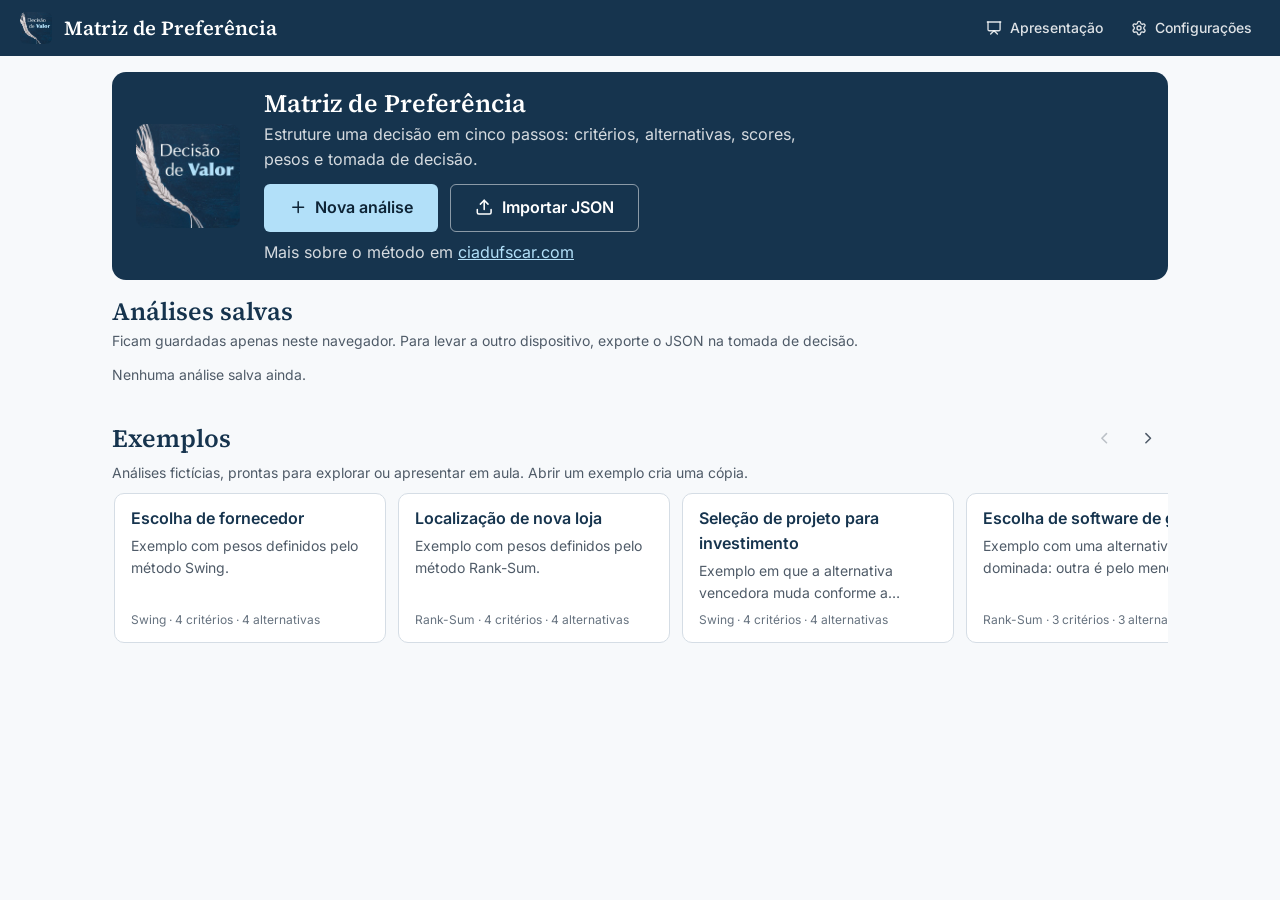
<file: index.html>
<!DOCTYPE html>
<html lang="pt-BR">
<head>
    <meta charset="UTF-8">
    <meta name="viewport" content="width=device-width, initial-scale=1.0">
    <title>Matriz de Preferência</title>
    <meta name="description" content="Ferramenta de apoio à decisão multicritério baseada no método da Matriz de Preferência.">
    <link rel="preload" href="fonts/inter.woff2" as="font" type="font/woff2" crossorigin>
    <link rel="stylesheet" href="style.css?v=20">

    <script src="js/canonical-site.js?v=20"></script>
    <script src="js/preferences.js?v=20"></script>
    <script src="libs/html2canvas.min.js"></script>
    <script src="js/utils.js?v=20"></script>
    <script src="js/icons.js?v=20"></script>
    <script src="js/state.js?v=20"></script>
    <script src="js/decision-core.js?v=20"></script>
    <script src="js/data-input.js?v=20"></script>
    <script src="js/swing-weighting.js?v=20"></script>
    <script src="js/comparison.js?v=20"></script>
    <script src="js/ai-suggestions.js?v=20"></script>
    <script src="js/decision-logic.js?v=20"></script>
    <script src="js/report.js?v=20"></script>
    <script src="js/export-utils.js?v=20"></script>
    <script src="js/examples.js?v=20"></script>
    <script src="js/shell.js?v=20"></script>
    <script src="js/main.js?v=20"></script>
    <script src="js/auto-save.js?v=20"></script>
</head>
<body class="view-home">
    <a class="skip-link" href="#mainContent">Pular para o conteúdo</a>

    <header class="app-header">
        <button type="button" class="brand" data-action="goHome" aria-label="Início: análises salvas">
            <img src="images/logo.webp" width="432" height="432" alt="">
            <span class="brand-name">Matriz de Preferência</span>
        </button>

        <div class="app-context" id="contextBanner">
            <strong id="contextTitle"></strong>
            <span class="context-desc" id="contextDesc"></span>
        </div>

        <div class="app-header-actions">
            <span class="save-status" id="saveStatus" role="status">Defina um título para salvar automaticamente</span>
            <button type="button" class="header-btn wizard-only" id="toggleMatrixPanel" data-action="toggleMatrixPanel" aria-pressed="false" aria-controls="matrixPanel" data-icon="table">
                <span class="header-btn-label">Matriz</span>
            </button>
            <button type="button" class="header-btn" id="togglePresentation" data-action="togglePresentation" aria-pressed="false" data-icon="presentation">
                <span class="header-btn-label">Apresentação</span>
            </button>
            <button type="button" class="header-btn" data-action="openSettings" aria-haspopup="dialog" aria-controls="settingsDrawer" data-icon="settings">
                <span class="header-btn-label">Configurações</span>
            </button>
        </div>
    </header>

    <!-- =====================================================
         TELA INICIAL
         ===================================================== -->
    <main class="home" id="homeView" aria-labelledby="homeTitle">
        <section class="home-hero">
            <img class="home-logo" src="images/logo.webp" width="432" height="432" alt="Logo Decisão de Valor">
            <div class="home-hero-text">
                <h1 id="homeTitle">Matriz de Preferência</h1>
                <p>Estruture uma decisão em cinco passos: critérios, alternativas, scores, pesos e tomada de decisão.</p>
                <div class="home-actions">
                    <button type="button" class="btn btn-primary btn-large" data-action="newAnalysis" data-icon="plus">Nova análise</button>
                    <button type="button" class="btn btn-secondary btn-large" data-action="chooseImportFile" data-icon="upload">Importar JSON</button>
                    <input type="file" id="importFile" accept=".json,application/json" hidden data-change="importAnalysisFile">
                </div>
                <p class="home-source">Mais sobre o método em <a href="https://www.ciadufscar.com/" target="_blank" rel="noopener">ciadufscar.com</a></p>
            </div>
        </section>

        <section class="home-section saved-analyses" id="savedSection" aria-labelledby="savedTitle">
            <div class="saved-analyses-header">
                <h2 id="savedTitle">Análises salvas <span class="saved-count" id="savedCount"></span></h2>
                <div class="saved-search" id="savedSearchBox" hidden>
                    <span class="saved-search-icon" data-icon="search"></span>
                    <input type="search" id="savedSearch" placeholder="Buscar pelo título" aria-label="Buscar análise salva pelo título" autocomplete="off">
                </div>
            </div>
            <p class="saved-analyses-note">Ficam guardadas apenas neste navegador. Para levar a outro dispositivo, exporte o JSON na tomada de decisão.</p>
            <div class="saved-analyses-list" id="savedAnalysesList" role="region" aria-labelledby="savedTitle"></div>
        </section>

        <section class="home-section examples-section" aria-labelledby="examplesTitle">
            <div class="saved-analyses-header">
                <h2 id="examplesTitle">Exemplos</h2>
                <div class="examples-nav">
                    <button type="button" class="icon-btn" id="examplesPrev" data-action="scrollExamples" data-direction="-1" aria-label="Exemplos anteriores" aria-controls="examplesList" data-icon="chevron-left"></button>
                    <button type="button" class="icon-btn" id="examplesNext" data-action="scrollExamples" data-direction="1" aria-label="Próximos exemplos" aria-controls="examplesList" data-icon="chevron-right"></button>
                </div>
            </div>
            <p class="saved-analyses-note">Análises fictícias, prontas para explorar ou apresentar em aula. Abrir um exemplo cria uma cópia.</p>
            <div class="examples-track" id="examplesList" role="region" aria-labelledby="examplesTitle"></div>
        </section>
    </main>

    <!-- =====================================================
         ASSISTENTE DE PASSOS
         ===================================================== -->
    <div class="wizard" id="wizardView">
        <nav class="stepper" id="stepProgressBar" aria-label="Passos da análise">
            <button type="button" class="icon-btn stepper-toggle" id="toggleStepper" data-action="toggleStepper" aria-expanded="true" aria-controls="stepProgressBar" aria-label="Recolher passos" title="Recolher passos"></button>
            <ol class="stepper-list">
                <li><button type="button" class="step-progress-item" id="prog-item-0" onclick="goToStep(1)" aria-label="Problema" title="Problema" aria-current="step">
                    <span class="step-dot intro active" id="prog-dot-0" aria-hidden="true">•</span>
                    <span class="step-text"><span class="step-label">Problema</span><span class="step-meta" id="prog-meta-0"></span></span>
                </button></li>
                <li><button type="button" class="step-progress-item" id="prog-item-1" onclick="goToStep(2)" aria-label="Critérios" title="Critérios">
                    <span class="step-dot" id="prog-dot-1" aria-hidden="true">1</span>
                    <span class="step-text"><span class="step-label">Critérios</span><span class="step-meta" id="prog-meta-1"></span></span>
                </button></li>
                <li><button type="button" class="step-progress-item" id="prog-item-2" onclick="goToStep(3)" aria-label="Alternativas" title="Alternativas">
                    <span class="step-dot" id="prog-dot-2" aria-hidden="true">2</span>
                    <span class="step-text"><span class="step-label">Alternativas</span><span class="step-meta" id="prog-meta-2"></span></span>
                </button></li>
                <li><button type="button" class="step-progress-item" id="prog-item-3" onclick="goToStep(4)" aria-label="Scores" title="Scores">
                    <span class="step-dot" id="prog-dot-3" aria-hidden="true">3</span>
                    <span class="step-text"><span class="step-label">Scores</span><span class="step-meta" id="prog-meta-3"></span></span>
                </button></li>
                <li><button type="button" class="step-progress-item" id="prog-item-4" onclick="goToStep(5)" aria-label="Pesos" title="Pesos">
                    <span class="step-dot" id="prog-dot-4" aria-hidden="true">4</span>
                    <span class="step-text"><span class="step-label">Pesos</span><span class="step-meta" id="prog-meta-4"></span></span>
                </button></li>
                <li><button type="button" class="step-progress-item" id="prog-item-5" onclick="goToStep(6)" aria-label="Tomada de Decisão" title="Tomada de Decisão">
                    <span class="step-dot" id="prog-dot-5" aria-hidden="true">5</span>
                    <span class="step-text"><span class="step-label">Tomada de Decisão</span><span class="step-meta" id="prog-meta-5"></span></span>
                </button></li>
            </ol>
        </nav>

        <main class="content" id="mainContent" tabindex="-1">

            <!-- PROBLEMA -->
            <section class="step active" id="step1" aria-labelledby="step1-title">
                <header class="step-header">
                    <span class="step-number-badge">Problema</span>
                    <h2 class="step-title" id="step1-title">Definição do problema</h2>
                    <p class="step-description">Descreva a decisão que será analisada ao longo do processo.</p>
                </header>

                <details class="guide" open>
                    <summary data-icon="lightbulb">Como fazer este passo</summary>
                    <p>Defina o <em>título</em> e o <em>contexto</em> do problema. Eles ficam visíveis em todas as etapas, ajudando a manter o foco. Um bom título é objetivo e reflete a escolha que precisa ser feita.</p>
                </details>

                <div class="form-group">
                    <label for="problemTitle">Título do problema de decisão</label>
                    <input type="text" id="problemTitle" placeholder="Ex: Escolha da localização para ginásio poliesportivo">
                </div>

                <div class="form-group">
                    <label for="problemDescription">Contexto <span class="optional">(opcional)</span></label>
                    <textarea id="problemDescription" rows="3" placeholder="Contexto da decisão, restrições relevantes e quem é o decisor"></textarea>
                </div>

                <div class="navigation">
                    <button type="button" class="btn btn-ghost" data-action="goHome" data-icon="house">Início</button>
                    <p class="nav-hint" id="hint-step1" aria-live="polite"></p>
                    <button type="button" class="btn btn-primary" id="btn-next-step1" onclick="nextStep()">Avançar: Critérios</button>
                </div>
            </section>

            <!-- PASSO 1: CRITÉRIOS -->
            <section class="step" id="step2" aria-labelledby="step2-title">
                <header class="step-header">
                    <span class="step-number-badge">Passo 1</span>
                    <h2 class="step-title" id="step2-title">Escolha dos critérios</h2>
                    <p class="step-description">Os fatores usados para comparar as alternativas.</p>
                </header>

                <details class="guide" open>
                    <summary data-icon="lightbulb">Como fazer este passo</summary>
                    <p>Liste os <em>critérios</em> que importam para o decisor, como custo, qualidade ou prazo. Eles devem ser qualitativos e <strong>diferenciar as alternativas</strong>: um critério em que todas têm o mesmo desempenho não ajuda a decidir. Use o mínimo necessário; são pelo menos 2.</p>
                </details>

                <div class="form-group">
                    <label for="criterionInput">Nome do critério</label>
                    <div class="input-row">
                        <input type="text" id="criterionInput" aria-describedby="criterionInput-help criterionInput-error" placeholder="Ex: Custo de implementação">
                        <button type="button" class="btn btn-primary" onclick="addCriterion()" data-icon="plus">Adicionar</button>
                    </div>
                    <p class="field-help" id="criterionInput-help">Dica: cole uma lista com um nome por linha para adicionar vários de uma vez.</p>
                    <p class="field-error" id="criterionInput-error" aria-live="polite"></p>
                </div>

                <div class="items-list" id="criteriaList">
                    <p class="empty-state">Nenhum critério adicionado ainda</p>
                </div>

                <div class="navigation">
                    <button type="button" class="btn btn-secondary" onclick="prevStep()" data-icon="chevron-left">Voltar</button>
                    <p class="nav-hint" id="hint-step2" aria-live="polite"></p>
                    <button type="button" class="btn btn-primary" onclick="nextStep()">Avançar: Alternativas</button>
                </div>
            </section>

            <!-- PASSO 2: ALTERNATIVAS -->
            <section class="step" id="step3" aria-labelledby="step3-title">
                <header class="step-header">
                    <span class="step-number-badge">Passo 2</span>
                    <h2 class="step-title" id="step3-title">Definição das alternativas</h2>
                    <p class="step-description">As opções entre as quais o decisor vai escolher.</p>
                </header>

                <details class="guide" open>
                    <summary data-icon="lightbulb">Como fazer este passo</summary>
                    <p>As <em>alternativas</em> são as opções disponíveis, como fornecedores, locais ou projetos. Pense em todas as possibilidades que atendem ao problema: a análise fica mais rica com mais alternativas (de 4 a 7 é uma boa referência). São pelo menos 2.</p>
                </details>

                <div class="form-group">
                    <label for="alternativeInput">Nome da alternativa</label>
                    <div class="input-row">
                        <input type="text" id="alternativeInput" aria-describedby="alternativeInput-help alternativeInput-error" placeholder="Ex: Fornecedor A">
                        <button type="button" class="btn btn-primary" onclick="addAlternative()" data-icon="plus">Adicionar</button>
                    </div>
                    <p class="field-help" id="alternativeInput-help">Dica: cole uma lista com um nome por linha para adicionar vários de uma vez.</p>
                    <p class="field-error" id="alternativeInput-error" aria-live="polite"></p>
                </div>

                <div class="items-list" id="alternativesList">
                    <p class="empty-state">Nenhuma alternativa adicionada ainda</p>
                </div>

                <div class="navigation">
                    <button type="button" class="btn btn-secondary" onclick="prevStep()" data-icon="chevron-left">Voltar</button>
                    <p class="nav-hint" id="hint-step3" aria-live="polite"></p>
                    <button type="button" class="btn btn-primary" onclick="nextStep()">Avançar: Scores</button>
                </div>
            </section>

            <!-- PASSO 3: SCORES -->
            <section class="step" id="step4" aria-labelledby="step4-title">
                <header class="step-header">
                    <span class="step-number-badge">Passo 3</span>
                    <h2 class="step-title" id="step4-title">Atribuição de scores</h2>
                    <p class="step-description">O desempenho de cada alternativa em cada critério, de 0 a 10.</p>
                </header>

                <details class="guide" open>
                    <summary data-icon="lightbulb">Como fazer este passo</summary>
                    <ol class="guide-list">
                        <li>Escolha a <strong>melhor</strong> alternativa no critério e defina seu score (âncora superior).</li>
                        <li>Escolha a <strong>pior</strong> e defina seu score (âncora inferior).</li>
                        <li>Posicione as <strong>demais</strong> comparando com as âncoras.</li>
                    </ol>
                    <p class="guide-note">Uma alternativa pior em <em>todos</em> os critérios pode ser eliminada.</p>
                </details>

                <div id="comparisonInterface"></div>

                <div class="navigation">
                    <button type="button" class="btn btn-secondary" onclick="prevStep()" data-icon="chevron-left">Voltar</button>
                    <p class="nav-hint" id="hint-step4" aria-live="polite"></p>
                    <button type="button" class="btn btn-primary" onclick="nextStep()">Avançar: Pesos</button>
                </div>
            </section>

            <!-- PASSO 4: PESOS -->
            <section class="step" id="step5" aria-labelledby="step5-title">
                <header class="step-header">
                    <span class="step-number-badge">Passo 4</span>
                    <h2 class="step-title" id="step5-title">Atribuição de pesos</h2>
                    <p class="step-description">A relevância relativa de cada critério na decisão.</p>
                </header>

                <details class="guide" open>
                    <summary data-icon="lightbulb">Como fazer este passo</summary>
                    <p>Os pesos refletem a <strong>relevância de cada critério</strong>. Eles vêm <strong>depois</strong> dos scores porque o intervalo de desempenho de cada critério influencia sua relevância. Escolha o método para ver as instruções.</p>
                </details>

                <div class="form-group">
                    <label for="weightingMethod">Método de pesagem</label>
                    <select id="weightingMethod">
                        <option value="">Selecione um método...</option>
                        <option value="swingweighting">Swing Weighting: recomendado pelo framework</option>
                        <option value="ranksum">Rank-Sum: ordenação por importância</option>
                    </select>
                </div>

                <div id="weightingInterface"></div>

                <div class="navigation">
                    <button type="button" class="btn btn-secondary" onclick="prevStep()" data-icon="chevron-left">Voltar</button>
                    <p class="nav-hint" id="hint-step5" aria-live="polite"></p>
                    <button type="button" class="btn btn-primary" onclick="nextStep()">Avançar: Tomada de Decisão</button>
                </div>
            </section>

            <!-- PASSO 5: TOMADA DE DECISÃO -->
            <section class="step" id="step6" aria-labelledby="step6-title">
                <header class="step-header">
                    <span class="step-number-badge">Passo 5</span>
                    <h2 class="step-title" id="step6-title">Tomada de Decisão</h2>
                    <p class="step-description">Ranking das alternativas e análise completa da Matriz de Preferência.</p>
                </header>

                <details class="guide">
                    <summary data-icon="lightbulb">Como ler o resultado</summary>
                    <p>O resultado é a soma ponderada dos scores. A alternativa com maior pontuação é a indicada, mas faça uma <strong>análise crítica</strong>: veja se o resultado faz sentido no contexto e observe os critérios em que a vencedora teve pior desempenho antes de decidir.</p>
                </details>

                <div id="resultsInterface"></div>

                <div class="navigation">
                    <button type="button" class="btn btn-secondary" onclick="prevStep()" data-icon="chevron-left">Voltar</button>
                    <p class="nav-hint" id="hint-step6" aria-live="polite"></p>
                    <button type="button" class="btn btn-success" onclick="restart()" data-icon="plus">Nova análise</button>
                </div>
            </section>
        </main>

        <aside class="matrix-panel" id="matrixPanel" aria-labelledby="matrixPanelTitle">
            <div class="matrix-panel-header">
                <h2 id="matrixPanelTitle">Matriz em construção</h2>
                <button type="button" class="icon-btn" data-action="toggleMatrixPanel" aria-label="Recolher matriz em construção" title="Recolher matriz" data-icon="panel-right-close"></button>
            </div>
            <p class="matrix-panel-hint" id="matrixPanelHint"></p>
            <div class="matrix-panel-body" id="buildingMatrix"></div>
            <a class="matrix-panel-book" href="https://www.ciadufscar.com/" target="_blank" rel="noopener">
                <img src="images/logo.webp" width="432" height="432" alt="Logo Decisão de Valor" loading="lazy">
                <span>Mais sobre o método em <strong>ciadufscar.com</strong></span>
            </a>
        </aside>
    </div>

    <!-- =====================================================
         CONFIGURAÇÕES
         ===================================================== -->
    <div class="drawer-backdrop" id="settingsBackdrop" data-action="closeSettings" hidden></div>
    <aside class="drawer" id="settingsDrawer" role="dialog" aria-modal="true" aria-labelledby="settingsTitle" hidden>
        <div class="drawer-header">
            <h2 id="settingsTitle">Configurações</h2>
            <button type="button" class="icon-btn" data-action="closeSettings" aria-label="Fechar configurações" data-icon="x"></button>
        </div>

        <section class="drawer-section" id="apiConfigSection" aria-labelledby="apiConfigTitle">
            <h3 id="apiConfigTitle" data-icon="sparkles">Sugestões de critérios por IA <span class="optional">(opcional)</span></h3>
            <p>Com uma chave do Google Gemini, a ferramenta sugere critérios a partir do título e do contexto do problema.</p>
            <div class="api-input-group">
                <input type="password" id="apiKey" aria-label="Chave da API do Google Gemini" autocomplete="off" placeholder="Cole sua chave da API do Google Gemini">
                <button type="button" class="btn btn-primary btn-small" onclick="salvarChaveAPI()">Salvar</button>
                <button type="button" class="btn btn-secondary btn-small" onclick="limparAPI()">Limpar</button>
            </div>
            <div id="apiStatus" class="api-status warning" role="status">Nenhuma chave configurada. As sugestões de critérios por IA estão desligadas.</div>
            <p class="drawer-note">A chave fica salva só neste navegador. Para obter uma, acesse o <a href="https://aistudio.google.com/app/apikey" target="_blank" rel="noopener">Google AI Studio</a>. Em computadores compartilhados, use "Limpar" ao terminar.</p>
            <p class="drawer-note">As sugestões são limitadas aos critérios, para que scores e pesos continuem sendo julgamento humano.</p>
        </section>

        <section class="drawer-section" aria-labelledby="aboutTitle">
            <h3 id="aboutTitle" data-icon="info">Sobre</h3>
            <p>Ferramenta acadêmica de apoio à decisão multicritério baseada no método da Matriz de Preferência.</p>
            <p>Para saber mais sobre o método: <a class="about-site" href="https://www.ciadufscar.com/" target="_blank" rel="noopener" data-icon="external-link">ciadufscar.com</a></p>
            <h4 class="about-subtitle">Desenvolvimento</h4>
            <ul class="about-people">
                <li>
                    <span>Pedro Henrique Alves de Araujo Silva</span>
                    <span class="about-links">
                        <a class="social-link" href="https://www.linkedin.com/in/opedroalves/" target="_blank" rel="noopener" aria-label="LinkedIn de Pedro Henrique Alves de Araujo Silva" title="LinkedIn" data-icon="linkedin"></a>
                        <a class="social-link" href="https://github.com/pedrohaas" target="_blank" rel="noopener" aria-label="GitHub de Pedro Henrique Alves de Araujo Silva" title="GitHub" data-icon="github"></a>
                    </span>
                </li>
                <li>
                    <span>Laura Rieko Marçal Imai</span>
                    <span class="about-links">
                        <a class="social-link" href="https://www.linkedin.com/in/laura-rieko-imai/" target="_blank" rel="noopener" aria-label="LinkedIn de Laura Rieko Marçal Imai" title="LinkedIn" data-icon="linkedin"></a>
                    </span>
                </li>
            </ul>
            <p class="about-footer"><a class="about-repo" href="https://github.com/pedrohaas/matriz-de-preferencia" target="_blank" rel="noopener" data-icon="github">Código-fonte</a> · <a href="https://github.com/pedrohaas/matriz-de-preferencia/blob/main/LICENSE" target="_blank" rel="noopener">Licença MIT</a></p>
        </section>
    </aside>

    <!-- =====================================================
         MODAL DE SUGESTÕES DA IA
         ===================================================== -->
    <div class="modal-overlay" id="aiSuggestionModal">
        <div class="modal-content" role="dialog" aria-modal="true" aria-labelledby="aiModalTitle" aria-describedby="aiModalDescription">
            <div class="modal-header">
                <h3 id="aiModalTitle">Sugestões de critérios</h3>
                <p id="aiModalDescription">Critérios sugeridos para este problema. Toque para selecionar ou remover.</p>
            </div>
            <div class="modal-body" id="aiCriteriaContainer"></div>
            <div class="modal-footer">
                <button type="button" class="btn btn-secondary" onclick="closeAiModal(false)">Ignorar</button>
                <button type="button" class="btn btn-primary" onclick="closeAiModal(true)">Adicionar Selecionados</button>
            </div>
        </div>
    </div>

    <!-- Desfazer a última ação -->
    <div class="undo-bar" id="undoBar" role="status" hidden>
        <span class="undo-text"></span>
        <button type="button" class="btn btn-small undo-button" data-action="undo" data-icon="undo-2">Desfazer</button>
        <button type="button" class="icon-btn undo-close" data-action="dismissUndo" aria-label="Fechar aviso" data-icon="x"></button>
    </div>

    <!-- Relatório: só aparece na impressão -->
    <div id="printReport"></div>
</body>
</html>
</file>
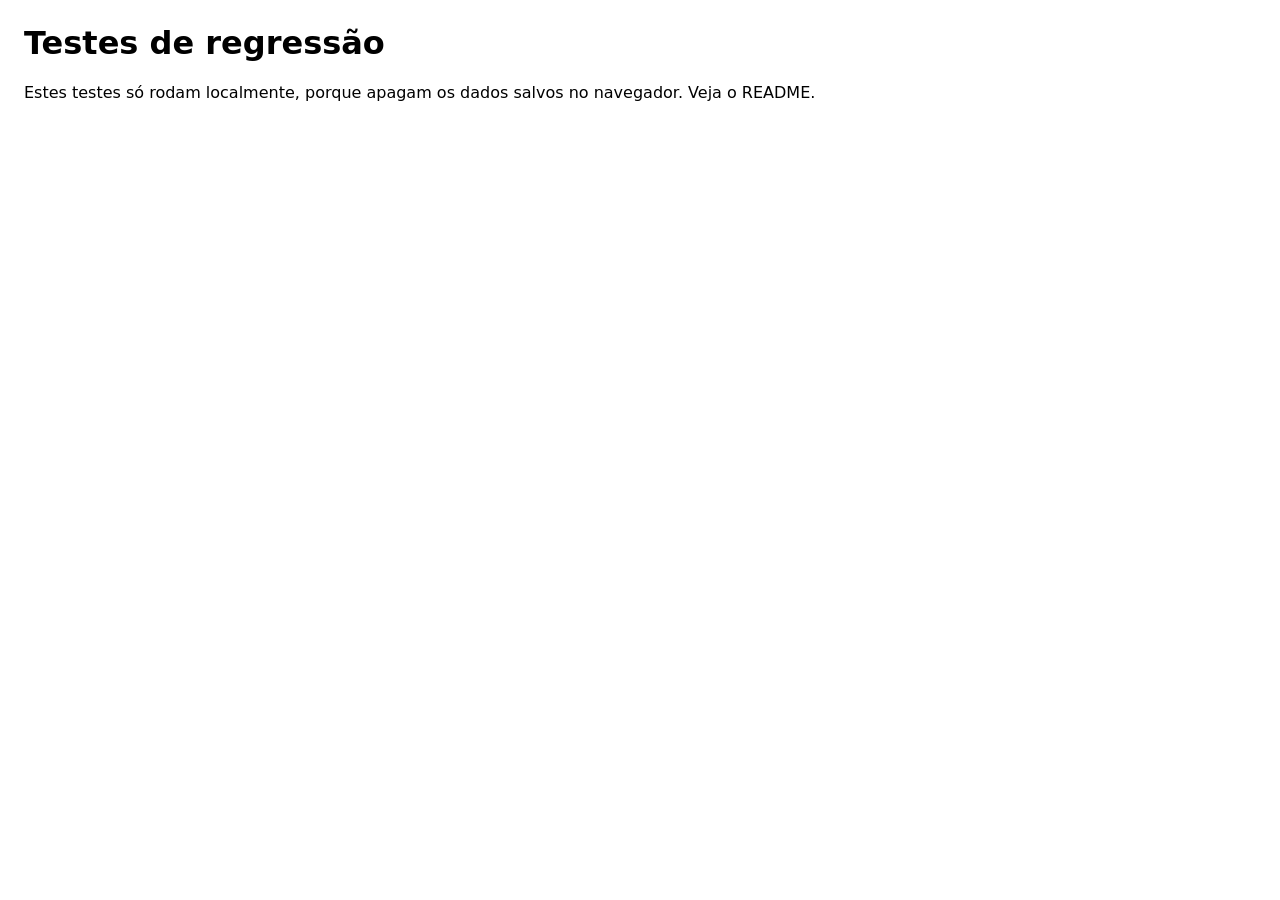
<file: tests/regression.html>
<!doctype html>
<html lang="pt-BR">
<head>
<meta charset="utf-8">
<title>Testes de regressão</title>
<style>
    body { font-family: system-ui, sans-serif; margin: 24px; }
    li.pass { color: #1a7a4a; }
    li.fail { color: #9b2020; font-weight: 600; }
    iframe { position: absolute; left: -9999px; width: 1200px; height: 900px; }
</style>
</head>
<body>
<h1>Testes de regressão</h1>
<p id="summary">Executando…</p>
<ul id="list"></ul>
<script>
const CRITERIA = ['C1', 'C2', 'C3'];
const results = [];
const sleep = ms => new Promise(resolve => setTimeout(resolve, ms));

// ---- Condução da aplicação real, carregada em um iframe ----
let frame = null;
let pageWidth = 1200;
let pageHeight = 150;

async function load(width = 1200, height = 150) {
    pageWidth = width;
    pageHeight = height;
    // Nesta ordem: remover o iframe dispara o salvamento da análise que estava aberta
    if (frame) frame.remove();
    frame = null;
    localStorage.clear();
    sessionStorage.clear();
    return openPage();
}

// Abre a aplicação preservando o localStorage, como ao recarregar a página
async function openPage() {
    if (frame) frame.remove();
    frame = document.createElement('iframe');
    frame.style.width = `${pageWidth}px`;
    frame.style.height = `${pageHeight}px`;
    frame.src = '../index.html?' + Math.random();
    document.body.appendChild(frame);
    await new Promise(resolve => { frame.onload = resolve; });
    const w = frame.contentWindow;
    w.alert = () => {};
    w.confirm = () => true;
    w.uiErrors = [];
    w.addEventListener('error', event => w.uiErrors.push(event.message));
    return w;
}

const el = (w, id) => w.document.getElementById(id);
const read = (w, expr) => w.eval(expr);
const card = (w, text) => [...w.document.querySelectorAll('#comparisonInterface .alternative-card')]
    .find(c => c.textContent.includes(text));
const button = (w, text) => [...w.document.querySelectorAll('#comparisonInterface button')]
    .find(b => b.textContent.includes(text));
const action = (w, name) => w.document.querySelector(`[data-action="${name}"]`);
const criterionId = (w, name) => read(w, `state.criteria.find(c => c.name === ${JSON.stringify(name)}).id`);
const alternativeId = (w, name) => read(w, `state.alternatives.find(a => a.name === ${JSON.stringify(name)}).id`);
const weightsByName = w => read(w, 'Object.fromEntries(state.criteria.map(c => [c.name, state.weights[c.id]]))');

function setField(w, id, value, eventName = 'input') {
    const field = el(w, id);
    field.value = value;
    field.dispatchEvent(new w.Event(eventName, { bubbles: true }));
}

const goToCriterion = (w, index) => w.document.querySelectorAll('.criterion-nav button')[index].click();

async function setup(w, criteria, alternatives) {
    setField(w, 'problemTitle', 'Teste');
    await w.nextStep();
    for (const c of criteria) { el(w, 'criterionInput').value = c; w.addCriterion(); }
    await w.nextStep();
    for (const a of alternatives) { el(w, 'alternativeInput').value = a; w.addAlternative(); }
    await w.nextStep();
}

function score(w, best, bestScore, worst, worstScore, sameLevel = []) {
    card(w, best).click();
    el(w, 'bestScore').value = bestScore;
    button(w, 'Confirmar').click();
    card(w, worst).click();
    el(w, 'worstScore').value = worstScore;
    button(w, 'Confirmar').click();
    for (const reference of sameLevel) card(w, `Mesmo nível de "${reference}"`).click();
}

// A = C = 10 e B = 2 em todos os critérios
async function goToWeights(w, criteria = CRITERIA) {
    await setup(w, criteria, ['A', 'B', 'C']);
    criteria.forEach((_, i) => { goToCriterion(w, i); score(w, 'A', 10, 'B', 2, ['A']); });
    await w.nextStep();
}

const selectMethod = (w, method) => setField(w, 'weightingMethod', method, 'change');

// Posições na ordem atual dos critérios
function rankSum(w, ranks) {
    selectMethod(w, 'ranksum');
    read(w, 'criterionIds()').forEach((id, i) => setField(w, `ranksum_${id}`, ranks[i], 'change'));
}

function swing(w) {
    selectMethod(w, 'swingweighting');
    const [first, second, third] = read(w, 'criterionIds()');
    setField(w, 'mostImportant', first, 'change');
    setField(w, `swingweight_${second}`, 50, 'change');
    setField(w, `swingweight_${third}`, 25, 'change');
}

// ---- Asserções ----
function assert(condition, label) {
    if (!condition) throw new Error(`${label}: falhou`);
}

function equal(actual, expected, label) {
    const a = JSON.stringify(actual), e = JSON.stringify(expected);
    if (a !== e) throw new Error(`${label}: esperado ${e}, obtido ${a}`);
}

function close(actual, expected, label) {
    if (Math.abs(actual - expected) > 1e-6) throw new Error(`${label}: esperado ${expected}, obtido ${actual}`);
}

// Larguras lidas do CSS: o navegador as arredonda
function closePercent(actual, expected, label) {
    if (Math.abs(actual - expected) > 0.01) throw new Error(`${label}: esperado ${expected}, obtido ${actual}`);
}

function closeWeights(actual, expected) {
    equal(Object.keys(actual).sort(), Object.keys(expected).sort(), 'critérios dos pesos');
    Object.keys(expected).forEach(c => close(actual[c], expected[c], `peso de ${c}`));
}

const RANK_123 = { C1: 3 / 6, C2: 2 / 6, C3: 1 / 6 };
const SWING_100_50_25 = { C1: 100 / 175, C2: 50 / 175, C3: 25 / 175 };

const tests = [];
function test(name, fn) { tests.push({ name, fn }); }

// ---- Cálculo (sem interface) ----
test('Núcleo: score 0 é um valor válido', async () => {
    const w = await load();
    const entry = { best: 'a', bestScore: 0, worst: 'b', worstScore: 0, scores: { c: 0 } };
    equal(['a', 'b', 'c', 'd'].map(id => w.getScore(entry, id)), [0, 0, 0, null], 'scores');
    equal(w.isCriterionComplete(entry, ['a', 'b', 'c']), true, 'completo');
    equal(w.isCriterionComplete(entry, ['a', 'd']), false, 'incompleto');
    equal(w.getScore(undefined, 'a'), null, 'sem dados');
});

test('Núcleo: soma ponderada e ordenação', async () => {
    const w = await load();
    const data = {
        c1: { best: 'a', bestScore: 10, worst: 'b', worstScore: 0, scores: {} },
        c2: { best: 'b', bestScore: 8, worst: 'a', worstScore: 2, scores: {} },
    };
    const finals = w.computeFinalScores(['c1', 'c2'], ['a', 'b'], data, { c1: 0.75, c2: 0.25 });
    close(finals.a, 8, 'a');
    close(finals.b, 2, 'b');
    equal(w.sortByFinalScore(['b', 'a'], finals), ['a', 'b'], 'ordem');
});

test('Núcleo: empates, inclusive por arredondamento', async () => {
    const w = await load();
    const finals = { a: 0.1 + 0.2, b: 0.3, c: 0.1 };
    equal(w.computeRankPositions(finals, ['a', 'b', 'c']), [1, 1, 3], 'posições');
    equal(w.topAlternatives(finals, ['a', 'b', 'c']), ['a', 'b'], 'vencedoras');
});

test('Núcleo: Rank-Sum', async () => {
    const w = await load();
    const ok = w.computeRankSumWeights({ x: 2, y: 1, z: 3 });
    closeWeights(ok.weights, { x: 2 / 6, y: 3 / 6, z: 1 / 6 });
    equal(w.computeRankSumWeights({ x: 1, y: NaN }).ok, false, 'incompleto');
    equal(w.computeRankSumWeights({ x: 1, y: 1 }).duplicate, true, 'duplicado');
});

test('Núcleo: normalização e redistribuição de pesos', async () => {
    const w = await load();
    closeWeights(w.normalizeWeights({ x: 100, y: 50, z: 50 }), { x: 0.5, y: 0.25, z: 0.25 });
    closeWeights(w.normalizeWeights({ x: 0, y: 0 }), { x: 0, y: 0 });
    closeWeights(w.redistributeWeights({ x: 0.5, y: 0.3, z: 0.2 }, 'x', 0.75), { x: 0.75, y: 0.15, z: 0.1 });
    closeWeights(w.redistributeWeights({ x: 1, y: 0, z: 0 }, 'x', 0.5), { x: 0.5, y: 0.25, z: 0.25 });
});

test('Limpeza das sugestões da IA preserva os nomes', async () => {
    const w = await load();
    equal(
        w.parseCriteriaSuggestions('1. Custo, 2) Prazo\n- Qualidade, **Risco**, 5G, * Local, `Marca`, 3D,  , '),
        ['Custo', 'Prazo', 'Qualidade', 'Risco', '5G', 'Local', 'Marca', '3D'],
        'critérios'
    );
});

test('escapeHtml cobre texto e atributos', async () => {
    const w = await load();
    equal(w.escapeHtml(`<a b="c" d='e'>&`), '&lt;a b=&quot;c&quot; d=&#39;e&#39;&gt;&amp;', 'escape');
});

// ---- Fluxos ----
test('Fluxo completo com Rank-Sum calcula a soma ponderada', async () => {
    const w = await load();
    await goToWeights(w);
    rankSum(w, [1, 2, 3]);
    await w.nextStep();
    equal(read(w, 'state.currentStep'), 6, 'passo');
    closeWeights(weightsByName(w), RANK_123);
    const finals = w.buildExportData().scoresFinais;
    close(finals.A, 10, 'A'); close(finals.B, 2, 'B'); close(finals.C, 10, 'C');
});

test('Fluxo completo com Swing normaliza os pesos', async () => {
    const w = await load();
    await goToWeights(w);
    swing(w);
    await w.nextStep();
    equal(read(w, 'state.currentStep'), 6, 'passo');
    closeWeights(weightsByName(w), SWING_100_50_25);
});

test('Posicionar entre duas alternativas usa a faixa delas', async () => {
    const w = await load();
    await setup(w, ['C1', 'C2'], ['A', 'B', 'C']);
    score(w, 'A', 10, 'B', 2);
    card(w, 'Entre "A" e "B"').click();
    el(w, 'positionScore').value = 11;
    button(w, 'Definir Score').click();
    equal(!!el(w, 'positionScore'), true, 'rejeita fora da faixa');
    el(w, 'positionScore').value = 5;
    button(w, 'Definir Score').click();
    const data = read(w, `state.comparisonData['${criterionId(w, 'C1')}'].scores`);
    equal(data[alternativeId(w, 'C')], 5, 'score');
});

test('Nota 0 no mesmo nível da pior alternativa conclui o critério', async () => {
    const w = await load();
    await setup(w, ['C1', 'C2'], ['A', 'B', 'C']);
    score(w, 'A', 10, 'B', 0, ['B']);
    equal(!!card(w, 'Mesmo nível de'), false, 'pergunta repetida');
    goToCriterion(w, 1);
    score(w, 'A', 10, 'B', 0, ['B']);
    await w.nextStep();
    equal(read(w, 'state.currentStep'), 5, 'passo');
});

test('Trocar de método sem preencher o novo não usa os pesos do anterior', async () => {
    const w = await load();
    await goToWeights(w);
    swing(w);
    selectMethod(w, 'ranksum');
    await w.nextStep();
    equal(read(w, 'state.currentStep'), 5, 'passo');
});

test('Escolher uma posição ocupada no Rank-Sum troca os critérios de lugar', async () => {
    const w = await load();
    await goToWeights(w);
    rankSum(w, [1, 2, 3]);
    setField(w, `ranksum_${criterionId(w, 'C3')}`, '1', 'change');
    equal(read(w, 'criterionIds()').map(id => el(w, `ranksum_${id}`).value), ['3', '2', '1'], 'trocados');
    await w.nextStep();
    equal(read(w, 'state.currentStep'), 6, 'nunca há posições repetidas');
    closeWeights(weightsByName(w), { C1: 1 / 6, C2: 2 / 6, C3: 3 / 6 });
});

test('Remover critério recalcula os pesos para somar 100%', async () => {
    const w = await load();
    await goToWeights(w);
    rankSum(w, [1, 2, 3]);
    w.goToStep(2);
    w.removeCriterion(criterionId(w, 'C1'));
    await w.nextStep();
    await w.nextStep();
    await w.nextStep();
    equal(read(w, 'state.currentStep'), 5, 'passo');
    await w.nextStep();
    equal(read(w, 'state.currentStep'), 5, 'não avança com posição inválida');
    rankSum(w, [1, 2]);
    await w.nextStep();
    equal(read(w, 'state.currentStep'), 6, 'passo final');
    closeWeights(weightsByName(w), { C2: 2 / 3, C3: 1 / 3 });
});

test('Ajustes dos sliders não substituem os pesos do método', async () => {
    const w = await load();
    await goToWeights(w);
    rankSum(w, [1, 2, 3]);
    await w.nextStep();
    action(w, 'equalizeWeights').click();
    equal(el(w, 'resultsMethod').textContent, 'Rank-Sum (pesos ajustados manualmente)', 'método com ajuste');
    w.prevStep();
    await w.nextStep();
    closeWeights(weightsByName(w), RANK_123);
    equal(el(w, 'resultsMethod').textContent, 'Rank-Sum', 'método após recalcular');
    action(w, 'equalizeWeights').click();
    action(w, 'resetWeights').click();
    closeWeights(weightsByName(w), RANK_123);
    equal(el(w, 'resultsMethod').textContent, 'Rank-Sum', 'método após restaurar');
});

test('Peso digitado é mantido e os demais dividem o restante', async () => {
    const w = await load();
    await goToWeights(w);
    rankSum(w, [1, 2, 3]);
    await w.nextStep();
    action(w, 'equalizeWeights').click();
    const id = criterionId(w, 'C1');
    setField(w, `weight-input-${id}`, '50', 'change');
    equal(el(w, `weight-input-${id}`).value, '50.0', 'valor exibido');
    closeWeights(weightsByName(w), { C1: 0.5, C2: 0.25, C3: 0.25 });
    setField(w, `weight-${id}`, '100');
    closeWeights(weightsByName(w), { C1: 1, C2: 0, C3: 0 });
    setField(w, `weight-${id}`, '40');
    closeWeights(weightsByName(w), { C1: 0.4, C2: 0.3, C3: 0.3 });
});

test('Empates dividem a posição e aparecem na recomendação', async () => {
    const w = await load();
    await goToWeights(w);
    rankSum(w, [1, 2, 3]);
    await w.nextStep();
    const rows = () => [...w.document.querySelectorAll('#dynamicRanking li')].map(li => ({
        position: li.querySelector('.ranking-position').textContent,
        tied: !!li.querySelector('.tie-badge'),
    }));
    const expected = [
        { position: '1', tied: true }, { position: '1', tied: true }, { position: '3', tied: false },
    ];
    equal(rows(), expected, 'ranking inicial');
    equal(el(w, 'topAlternative').textContent, 'A e C (empate)', 'recomendação inicial');
    action(w, 'equalizeWeights').click();
    equal(rows(), expected, 'ranking após mexer nos pesos');
    equal(el(w, 'topAlternative').textContent, 'A e C (empate)', 'recomendação após mexer nos pesos');
});

test('Sem empate, a recomendação traz só a vencedora', async () => {
    const w = await load();
    await setup(w, ['C1', 'C2'], ['A', 'B']);
    score(w, 'A', 10, 'B', 2);
    goToCriterion(w, 1);
    score(w, 'A', 8, 'B', 2);
    await w.nextStep();
    rankSum(w, [1, 2]);
    await w.nextStep();
    equal(el(w, 'topAlternative').textContent, 'A', 'recomendação');
    equal(w.document.querySelectorAll('.tie-badge').length, 0, 'marcadores de empate');
});

test('Nova análise recomeça a tela e pode ser desfeita', async () => {
    const w = await load();
    await goToWeights(w);
    rankSum(w, [1, 2, 3]);
    await w.nextStep();

    w.restart();
    equal(read(w, 'state.currentStep'), 1, 'passo');
    equal(el(w, 'prog-dot-0').classList.contains('active'), true, 'primeiro ponto ativo');
    equal(el(w, 'prog-dot-5').classList.contains('active'), false, 'último ponto inativo');
    equal(el(w, 'contextBanner').classList.contains('visible'), false, 'título fora do cabeçalho');
    equal(read(w, 'state.criteria'), [], 'critérios');
    equal(read(w, 'state.weightingInputs.ranks'), {}, 'entradas de pesagem');
    equal(el(w, 'undoBar').hidden, false, 'oferece desfazer');

    action(w, 'undo').click();
    equal(read(w, 'state.currentStep'), 6, 'volta à análise anterior');
    equal(read(w, 'state.criteria.length'), 3, 'critérios de volta');
    equal(el(w, 'undoBar').hidden, true, 'barra fecha');
});

test('Critério pode ser reiniciado em qualquer subetapa', async () => {
    const w = await load();
    await setup(w, ['C1', 'C2'], ['A', 'B', 'C']);
    const entry = () => read(w, `state.comparisonData['${criterionId(w, 'C1')}']`);
    equal(!!button(w, 'Reiniciar'), false, 'nada a reiniciar antes da primeira escolha');
    card(w, 'A').click();
    button(w, 'Reiniciar').click();
    equal(entry(), {}, 'após escolher a melhor');
    score(w, 'A', 10, 'B', 2);
    button(w, 'Reiniciar').click();
    equal(entry(), {}, 'durante o posicionamento');
});

test('Voltar ao passo de pesos preserva o Rank-Sum', async () => {
    const w = await load();
    await goToWeights(w);
    rankSum(w, [2, 1, 3]);
    await w.nextStep();
    w.prevStep();
    equal(read(w, 'criterionIds()').map(id => el(w, `ranksum_${id}`).value), ['2', '1', '3'], 'posições');
    await w.nextStep();
    equal(read(w, 'state.currentStep'), 6, 'passo');
});

test('Voltar ao passo de pesos preserva o Swing', async () => {
    const w = await load();
    await goToWeights(w);
    swing(w);
    await w.nextStep();
    w.prevStep();
    const [first, second] = read(w, 'criterionIds()');
    equal(el(w, 'mostImportant').value, first, 'mais importante');
    equal(el(w, `swingweight_${second}`).value, '50', 'impacto');
    await w.nextStep();
    closeWeights(weightsByName(w), SWING_100_50_25);
});

test('Swing mostra o intervalo de cada critério e compara melhorias concretas', async () => {
    const w = await load();
    await goToWeights(w);
    selectMethod(w, 'swingweighting');
    const ranges = [...w.document.querySelectorAll('.swing-range')].map(r => r.textContent.replace(/\s+/g, ' ').trim());
    equal(ranges, ['C1 de 2 a 10', 'C2 de 2 a 10', 'C3 de 2 a 10'], 'intervalos');
    equal(w.document.querySelectorAll('[id^="worstValue_"]').length, 0, 'sem tabela de alternativa hipotética');
    const [first, second] = read(w, 'criterionIds()');
    setField(w, 'mostImportant', first, 'change');
    equal(w.document.querySelector(`label[for="swingweight_${second}"]`).textContent, 'Melhorar C2 de 2 para 10 vale quanto, comparado a melhorar C1 de 2 para 10?', 'pergunta');
});

test('Controle deslizante do Swing e campo numérico ficam sincronizados', async () => {
    const w = await load();
    await goToWeights(w);
    selectMethod(w, 'swingweighting');
    const [first, second, third] = read(w, 'criterionIds()');
    setField(w, 'mostImportant', first, 'change');
    setField(w, `swingrange_${second}`, '60');
    equal(el(w, `swingweight_${second}`).value, '60', 'número segue o controle');
    setField(w, `swingweight_${third}`, '20', 'change');
    equal(el(w, `swingrange_${third}`).value, '20', 'controle segue o número');
    closeWeights(weightsByName(w), { C1: 100 / 180, C2: 60 / 180, C3: 20 / 180 });
    const bars = [...w.document.querySelectorAll('#swingWeightingSummary .weight-bar-value')].map(e => e.textContent);
    equal(bars, ['55.6%', '33.3%', '11.1%'], 'barras de pesos');
});

test('Rank-Sum mostra os pesos resultantes ao completar a ordem', async () => {
    const w = await load();
    await goToWeights(w);
    selectMethod(w, 'ranksum');
    equal(el(w, 'weightsPreview').textContent.includes('assim que o formulário estiver completo'), true, 'incompleto');
    rankSum(w, [2, 1, 3]);
    const bars = [...w.document.querySelectorAll('#weightsPreview .weight-bar-value')].map(e => e.textContent);
    equal(bars, ['33.3%', '50.0%', '16.7%'], 'pesos');
});

test('Trocar o critério mais importante do Swing descarta os impactos', async () => {
    const w = await load();
    await goToWeights(w);
    swing(w);
    const [first, second] = read(w, 'criterionIds()');
    setField(w, 'mostImportant', second, 'change');
    equal(el(w, `swingweight_${first}`).value, '', 'impacto em branco');
    await w.nextStep();
    equal(read(w, 'state.currentStep'), 5, 'passo');
});

test('Renomear preserva scores e entradas de pesagem', async () => {
    const w = await load();
    await goToWeights(w);
    rankSum(w, [2, 1, 3]);
    const id = criterionId(w, 'C1');
    w.goToStep(2);
    w.document.querySelector(`[data-action="editItem"][data-id="${id}"]`).click();
    w.document.querySelector(`#criterion-item-${id} .edit-inline-input`).value = "Novo d'água";
    w.document.querySelector(`#criterion-item-${id} .btn-primary`).click();
    await w.nextStep();
    await w.nextStep();
    await w.nextStep();
    equal(el(w, `ranksum_${id}`).value, '2', 'posição mantida');
    await w.nextStep();
    equal(read(w, 'state.currentStep'), 6, 'scores mantidos');
    closeWeights(weightsByName(w), { "Novo d'água": 2 / 6, C2: 3 / 6, C3: 1 / 6 });
});

test('Remover alternativa pendente de nota limpa a posição selecionada', async () => {
    const w = await load();
    await setup(w, ['C1', 'C2'], ['A', 'B', 'C', 'D']);
    score(w, 'A', 10, 'B', 2);
    card(w, 'Entre "A" e "B"').click();
    action(w, 'toggleManagementPanel').click();
    const id = alternativeId(w, 'C');
    w.document.querySelector(`[data-action="removeAlternativeFromStep3"][data-id="${id}"]`).click();
    equal(!!el(w, 'positionScore'), false, 'campo de nota');
    equal(!!card(w, 'Onde') || !!w.document.querySelector('.position-options'), true, 'segue para a próxima');
});

// ---- Nomes com caracteres especiais ----
test('Apóstrofos e aspas funcionam em todo o fluxo', async () => {
    const w = await load();
    const c1 = "Custo d'água", c2 = 'Prazo "real"';
    await setup(w, [c1, c2], ["Caixa d'Água", 'Poço "novo"', 'C&A']);
    score(w, "Caixa d'Água", 10, 'Poço "novo"', 2, ["Caixa d'Água"]);
    goToCriterion(w, 1);
    score(w, 'Poço "novo"', 9, "Caixa d'Água", 0);
    card(w, `Entre "Poço "novo"" e "Caixa d'Água"`).click();
    el(w, 'positionScore').value = 3;
    button(w, 'Definir Score').click();
    await w.nextStep();
    equal(read(w, 'state.currentStep'), 5, 'scores concluídos');
    rankSum(w, [1, 2]);
    await w.nextStep();
    equal(read(w, 'state.currentStep'), 6, 'resultado');
    setField(w, `weight-${criterionId(w, c1)}`, '75');
    closeWeights(weightsByName(w), { [c1]: 0.75, [c2]: 0.25 });
    // C&A = 10 × 0,75 + 3 × 0,25 = 8,25; Caixa d'Água = 7,50; Poço "novo" = 3,75
    equal([...w.document.querySelectorAll('#dynamicRanking strong')].map(e => e.textContent), ['C&A', "Caixa d'Água", 'Poço "novo"'], 'ranking exibido');
    equal(w.uiErrors, [], 'erros na página');
});

test('HTML nos nomes é exibido como texto em todas as telas', async () => {
    const w = await load();
    const payload = name => `${name}"><img src=x onerror="window.__xss=1"><script>window.__xss=1<\/script>'`;
    const c1 = payload('C1'), c2 = payload('C2'), a1 = payload('A1'), a2 = payload('A2');
    setField(w, 'problemTitle', payload('T'));
    setField(w, 'problemDescription', payload('D'));
    await w.nextStep();
    for (const c of [c1, c2]) { el(w, 'criterionInput').value = c; w.addCriterion(); }
    await w.nextStep();
    for (const a of [a1, a2]) { el(w, 'alternativeInput').value = a; w.addAlternative(); }
    await w.nextStep();
    score(w, 'A1', 10, 'A2', 2);
    goToCriterion(w, 1);
    score(w, 'A1', 10, 'A2', 2);
    await w.nextStep();
    selectMethod(w, 'swingweighting');
    const [first, second] = read(w, 'criterionIds()');
    setField(w, 'mostImportant', first, 'change');
    setField(w, `swingweight_${second}`, 50, 'change');
    await w.nextStep();
    w.showError(payload('Toast'));
    equal(read(w, 'state.currentStep'), 6, 'resultado');
    await sleep(200);
    equal(w.__xss ?? null, null, 'código executado');
    equal(w.document.querySelectorAll('img[src="x"], .container script').length, 0, 'elementos injetados');
});

test('Sugestões da IA com HTML não executam', async () => {
    const w = await load();
    localStorage.setItem('gemini_api_key', 'x'.repeat(30));
    w.fetch = async () => new Response(JSON.stringify({
        candidates: [{ content: { parts: [{ text: '<img src=x onerror=window.__xss=1>\nCusto' }] } }],
    }), { status: 200 });
    setField(w, 'problemTitle', 'Teste');
    const advance = w.nextStep();
    await sleep(100);
    w.closeAiModal(true);
    await advance;
    await sleep(200);
    equal(read(w, 'state.criteria.length'), 2, 'critérios');
    equal(w.__xss ?? null, null, 'código executado');
});

test('Nomes como constructor e __proto__ são critérios comuns', async () => {
    const w = await load();
    await setup(w, ['constructor', '__proto__'], ['toString', 'hasOwnProperty']);
    score(w, 'toString', 10, 'hasOwnProperty', 2);
    goToCriterion(w, 1);
    score(w, 'hasOwnProperty', 10, 'toString', 2);
    await w.nextStep();
    rankSum(w, [1, 2]);
    await w.nextStep();
    equal(read(w, 'state.currentStep'), 6, 'resultado');
    equal(w.Object.best ?? null, null, 'Object global intacto');
    const exported = JSON.parse(w.JSON.stringify(w.buildExportData()));
    close(exported.pesos.constructor, 2 / 3, 'peso exportado');
    equal(Object.keys(exported.pesos), ['constructor', '__proto__'], 'chaves exportadas');
});

test('Nomes parecidos não compartilham controles', async () => {
    const w = await load();
    await setup(w, ['A B', 'A-B', 'A  B'], ['X', 'Y']);
    [0, 1, 2].forEach(i => { goToCriterion(w, i); score(w, 'X', 10, 'Y', 2); });
    await w.nextStep();
    rankSum(w, [1, 2, 3]);
    await w.nextStep();
    action(w, 'equalizeWeights').click();
    setField(w, `weight-input-${criterionId(w, 'A-B')}`, '50', 'change');
    const weights = weightsByName(w);
    close(weights['A-B'], 0.5, 'A-B');
    close(weights['A B'], 0.25, 'A B');
});

// ---- Exportação e persistência ----
test('JSON exportado usa nomes e informa o método', async () => {
    const w = await load();
    await goToWeights(w);
    rankSum(w, [1, 2, 3]);
    await w.nextStep();
    const data = JSON.parse(w.JSON.stringify(w.buildExportData()));
    equal(data.metodo, 'Rank-Sum', 'método');
    equal(data.criterios, CRITERIA, 'critérios');
    equal(data.alternativas, ['A', 'B', 'C'], 'alternativas');
    equal(data.resultadosBrutos.C1, { best: 'A', bestScore: 10, worst: 'B', worstScore: 2, scores: { C: 10 } }, 'dados brutos');
    equal(data.ordenacao[2], 'B', 'ordenação');
    close(data.pesos.C1, 0.5, 'peso');
});

test('Imagem exportada não leva botões e escapa os nomes', async () => {
    const w = await load();
    await setup(w, ['<b>C1</b>', 'C2'], ['A', 'B']);
    score(w, 'A', 10, 'B', 2);
    goToCriterion(w, 1);
    score(w, 'A', 10, 'B', 2);
    await w.nextStep();
    rankSum(w, [1, 2]);
    await w.nextStep();

    let captured = null;
    w.html2canvas = async element => {
        captured = {
            hidden: [...element.querySelectorAll('.weight-action-buttons, .results-export-actions')]
                .map(e => e.style.display),
            sliders: element.querySelectorAll('.weight-control-item input[type="range"]').length,
            bold: element.querySelectorAll('.weight-control-item b').length,
        };
        return { toBlob() {} };
    };
    action(w, 'saveResultsImage').click();
    await sleep(500);
    equal(captured, { hidden: ['none', 'none'], sliders: 0, bold: 0 }, 'clone exportado');
    equal(action(w, 'saveResultsImage').disabled, false, 'botão restaurado');
});

const savedAnalyses = () => JSON.parse(localStorage.getItem('analisesSalvas') ?? '{}');
const savedOf = w => savedAnalyses()[read(w, 'state.matrixId')]?.state;
const listRows = w => [...w.document.querySelectorAll('.saved-analysis')];
const openFromList = (w, title) => listRows(w).find(r => r.textContent.includes(title))
    .querySelector('[data-action="openAnalysis"]').click();

test('Cada alteração é salva sem ação do usuário', async () => {
    const w = await load();
    await setup(w, ['C1', 'C2'], ['A', 'B', 'C']);
    score(w, 'A', 10, 'B', 2);
    await sleep(1200);
    const saved = savedOf(w);
    const entry = saved.comparisonData[criterionId(w, 'C1')];
    equal([entry.bestScore, entry.worstScore], [10, 2], 'scores');
    equal(saved.currentStep, 4, 'passo');
    selectMethod(w, 'ranksum');
    w.flushAutoSave();
    equal(savedOf(w).weightingMethod, 'ranksum', 'método');
});

test('Status de salvamento informa quando a análise foi salva', async () => {
    const w = await load();
    equal(el(w, 'saveStatus').textContent.includes('Defina um título'), true, 'sem título');
    setField(w, 'problemTitle', 'Teste');
    w.flushAutoSave();
    equal(el(w, 'saveStatus').textContent.includes('Salvo às'), true, 'com título');
});

test('Falha ao gravar é informada sem interromper a análise', async () => {
    const w = await load();
    setField(w, 'problemTitle', 'Teste');
    w.Storage.prototype.setItem = () => { throw new Error('cheio'); };
    w.flushAutoSave();
    equal(el(w, 'saveStatus').textContent.includes('Não foi possível salvar'), true, 'status');
});

test('Recarregar a página logo após uma alteração não a perde', async () => {
    let w = await load();
    await setup(w, ['C1', 'C2'], ['A', 'B']);
    card(w, 'A').click();
    equal(savedOf(w)?.comparisonData?.[criterionId(w, 'C1')]?.best, undefined, 'alteração ainda pendente');
    const reloaded = new Promise(resolve => { frame.onload = resolve; });
    w.location.reload();
    await reloaded;
    w = frame.contentWindow;
    equal(Object.keys(savedAnalyses()).length, 1, 'análises');
    openFromList(w, 'Teste');
    equal(read(w, 'state.currentStep'), 4, 'passo');
    equal(el(w, 'bestScore') !== null, true, 'retoma na mesma subetapa');
});

test('Mudar o título mantém uma só análise, e títulos iguais não se sobrescrevem', async () => {
    const w = await load();
    for (const title of ['E', 'Es', 'Esc']) { setField(w, 'problemTitle', title); w.flushAutoSave(); }
    equal(Object.values(savedAnalyses()).map(a => a.state.problemTitle), ['Esc'], 'renomeando');
    w.restart();
    setField(w, 'problemTitle', 'Esc');
    w.flushAutoSave();
    equal(Object.keys(savedAnalyses()).length, 2, 'mesmo título');
    equal(listRows(w).length, 2, 'linhas');
});

test('Recarregar a página mantém a análise e o passo abertos', async () => {
    let w = await load();
    await goToWeights(w);
    rankSum(w, [2, 1, 3]);
    w = await openPage();
    equal(w.document.body.classList.contains('view-wizard'), true, 'continua no assistente');
    equal(read(w, 'state.currentStep'), 5, 'mesmo passo');
    equal(read(w, 'state.problemTitle'), 'Teste', 'mesma análise');
    equal(read(w, 'criterionIds()').map(id => el(w, `ranksum_${id}`).value), ['2', '1', '3'], 'formulário preenchido');
    // Quem estava na tela inicial continua nela
    w.goHome();
    w = await openPage();
    equal(w.document.body.classList.contains('view-home'), true, 'tela inicial mantida');
    // Análise nova, ainda sem título, volta ao primeiro passo
    w.newAnalysis();
    w = await openPage();
    equal(w.document.body.classList.contains('view-wizard'), true, 'análise nova no assistente');
    equal(read(w, 'state.currentStep'), 1, 'primeiro passo');
    // Análise excluída em outra aba não é recriada
    w.goHome();
    await goToWeights(w);
    const id = read(w, 'state.matrixId');
    w.flushAutoSave();
    frame.contentWindow.dispatchEvent(new Event('pagehide'));
    const all = savedAnalyses();
    delete all[id];
    localStorage.setItem('analisesSalvas', JSON.stringify(all));
    frame.contentWindow.removeEventListener('pagehide', frame.contentWindow.flushAutoSave);
    w = await openPage();
    equal(read(w, 'state.currentStep'), 1, 'sem a análise, começa do zero');
});

test('Retoma no passo de pesos com os formulários preenchidos', async () => {
    let w = await load();
    await goToWeights(w);
    rankSum(w, [2, 1, 3]);
    w.flushAutoSave();
    // Em uma aba nova (sem sessão), começa na tela inicial
    frame.remove();
    frame = null;
    sessionStorage.clear();
    w = await openPage();
    equal(read(w, 'state.currentStep'), 1, 'começa na tela inicial');
    equal(w.document.body.classList.contains('view-home'), true, 'tela inicial');
    openFromList(w, 'Teste');
    equal(read(w, 'state.currentStep'), 5, 'passo');
    equal(el(w, 'weightingMethod').value, 'ranksum', 'método');
    equal(read(w, 'criterionIds()').map(id => el(w, `ranksum_${id}`).value), ['2', '1', '3'], 'posições');
    await w.nextStep();
    closeWeights(weightsByName(w), { C1: 2 / 6, C2: 3 / 6, C3: 1 / 6 });
});

test('Retoma no resultado preservando o ajuste dos sliders', async () => {
    let w = await load();
    await goToWeights(w);
    rankSum(w, [1, 2, 3]);
    await w.nextStep();
    action(w, 'equalizeWeights').click();
    w.flushAutoSave();
    w = await openPage();
    openFromList(w, 'Teste');
    equal(read(w, 'state.currentStep'), 6, 'passo');
    equal(el(w, 'saveStatus').textContent.includes('Defina um título'), false, 'status');
    equal(el(w, 'resultsMethod').textContent, 'Rank-Sum (pesos ajustados manualmente)', 'método');
    action(w, 'resetWeights').click();
    closeWeights(weightsByName(w), RANK_123);
});

test('Abrir análise preserva a data e salva a anterior', async () => {
    const w = await load();
    setField(w, 'problemTitle', 'Primeira');
    w.flushAutoSave();
    const savedAt = Object.values(savedAnalyses())[0].savedAt;
    w.restart();
    setField(w, 'problemTitle', 'Segunda');
    await sleep(20);
    openFromList(w, 'Primeira');
    await sleep(1200);
    const all = Object.values(savedAnalyses());
    equal(all.find(a => a.state.problemTitle === 'Primeira').savedAt, savedAt, 'data');
    equal(all.some(a => a.state.problemTitle === 'Segunda'), true, 'anterior salva');
    equal(el(w, 'problemTitle').value, 'Primeira', 'campo');
});

function seedAnalyses(count) {
    const all = {};
    for (let i = 1; i <= count; i++) {
        all[`id${i}`] = {
            savedAt: new Date(Date.UTC(2026, 0, i)).toISOString(),
            state: { problemTitle: i === 3 ? 'Escolha de Fornecedor' : `Análise ${i}`, currentStep: 1, criteria: [], alternatives: [] },
        };
    }
    localStorage.setItem('analisesSalvas', JSON.stringify(all));
}

test('Tela inicial cabe inteira na janela, com a lista rolando por dentro', async () => {
    for (const [width, height] of [[1280, 600], [1366, 650], [1920, 1000]]) {
        await load(width, height);
        seedAnalyses(22);
        await openPage();
        const w = frame.contentWindow;
        const page = w.document.documentElement;
        const label = `${width}x${height}`;
        assert(page.scrollHeight <= page.clientHeight + 1, `${label}: sem rolagem da página (${page.scrollHeight} > ${page.clientHeight})`);
        const list = el(w, 'savedAnalysesList');
        equal(list.classList.contains('is-scrollable'), true, `${label}: lista rolável`);
        const bottom = list.getBoundingClientRect().bottom;
        const visible = listRows(w).filter(r => r.getBoundingClientRect().bottom <= bottom + 1).length;
        assert(visible >= 2, `${label}: ao menos 2 análises visíveis (${visible})`);
        const examples = el(w, 'examplesList');
        assert(examples.getBoundingClientRect().bottom <= page.clientHeight, `${label}: exemplos visíveis`);
        equal(examples.querySelectorAll('.example-card').length, read(w, 'EXAMPLES.length'), `${label}: todos os exemplos na faixa`);
        assertFits(w, label);
    }
    // Com poucas análises, a lista não sobra espaço vazio nem rola
    await load(1366, 650);
    seedAnalyses(2);
    await openPage();
    equal(el(frame.contentWindow, 'savedAnalysesList').classList.contains('is-scrollable'), false, 'poucas análises não rolam');
});

test('No celular, a lista mostra 5 análises e a página rola normalmente', async () => {
    await load(375, 700);
    seedAnalyses(12);
    await openPage();
    const w = frame.contentWindow;
    const list = el(w, 'savedAnalysesList');
    equal(list.classList.contains('is-scrollable'), true, 'rolável');
    const bottom = list.getBoundingClientRect().bottom;
    equal(listRows(w).filter(r => r.getBoundingClientRect().bottom <= bottom + 1).length, 5, 'visíveis');
    equal(el(w, 'savedCount').textContent, '(12)', 'contagem');
    assertFits(w, '375px');
});

test('Exemplos em faixa horizontal com setas', async () => {
    const w = await load(900, 700);
    const track = el(w, 'examplesList');
    assert(track.scrollWidth > track.clientWidth, 'faixa transborda na horizontal');
    const nav = w.document.querySelector('.examples-nav');
    equal(nav.hidden, false, 'setas visíveis');
    equal(el(w, 'examplesPrev').disabled, true, 'anterior desativada no início');
    track.scrollLeft = track.scrollWidth;
    track.dispatchEvent(new w.Event('scroll'));
    equal(el(w, 'examplesNext').disabled, true, 'próxima desativada no fim');
    equal(el(w, 'examplesPrev').disabled, false, 'anterior ativa');
});

test('Passos recolhíveis liberam espaço para a matriz', async () => {
    const w = await load(1440, 800);
    await setup(w, ['C1', 'C2'], ['A', 'B']);
    const panel = el(w, 'matrixPanel');
    const before = panel.getBoundingClientRect().width;
    const toggle = el(w, 'toggleStepper');
    equal(toggle.getAttribute('aria-expanded'), 'true', 'expandido');
    toggle.click();
    equal(w.document.documentElement.classList.contains('stepper-collapsed'), true, 'recolhido');
    equal(toggle.getAttribute('aria-expanded'), 'false', 'aria-expanded');
    equal(toggle.getAttribute('aria-label'), 'Expandir passos', 'rótulo');
    equal(w.getComputedStyle(w.document.querySelector('#prog-item-1 .step-text')).display, 'none', 'só números');
    assert(panel.getBoundingClientRect().width > before + 50, `matriz mais larga (${before} → ${panel.getBoundingClientRect().width})`);
    w.document.getElementById('prog-item-1').click();
    equal(read(w, 'state.currentStep'), 2, 'passos continuam clicáveis');
    await openPage();
    equal(frame.contentWindow.document.documentElement.classList.contains('stepper-collapsed'), true, 'preferência lembrada');
    frame.contentWindow.document.getElementById('toggleStepper').click();
    equal(frame.contentWindow.document.documentElement.classList.contains('stepper-collapsed'), false, 'expande de novo');
});

test('Painel da matriz mostra a logo do livro com link para o site', async () => {
    const w = await load(1440, 800);
    setField(w, 'problemTitle', 'Teste');
    await w.nextStep();
    const book = w.document.querySelector('#matrixPanel .matrix-panel-book');
    equal(book.getAttribute('href'), 'https://www.ciadufscar.com/', 'link');
    assert(book.rel.includes('noopener') && book.target === '_blank', 'nova aba');
    assert(book.querySelector('img').getBoundingClientRect().width > 0, 'logo visível');
});

test('Busca de análises salvas pelo título', async () => {
    await load();
    seedAnalyses(1);
    await openPage();
    equal(el(frame.contentWindow, 'savedSearchBox').hidden, true, 'sem busca com uma análise');
    seedAnalyses(12);
    await openPage();
    const w = frame.contentWindow;
    equal(el(w, 'savedSearchBox').hidden, false, 'busca visível');
    const search = term => setField(w, 'savedSearch', term);
    const titles = () => listRows(w).map(r => r.querySelector('strong').textContent);
    search('fornecedor');
    equal(titles(), ['Escolha de Fornecedor'], 'sem distinguir maiúsculas');
    search('ANALISE 1');
    equal(titles(), ['Análise 12', 'Análise 11', 'Análise 10', 'Análise 1'], 'sem distinguir acentos');
    equal(el(w, 'savedAnalysesList').classList.contains('is-scrollable'), false, 'resultado curto não rola');
    search('nada disso');
    equal(listRows(w).length, 0, 'sem resultados');
    assert(el(w, 'savedAnalysesList').textContent.includes('Nenhuma análise com esse título'), 'mensagem');
    search('');
    equal(listRows(w).length, 12, 'busca limpa');
    // A busca continua valendo ao excluir uma análise
    search('Fornecedor');
    action(w, 'deleteAnalysis').click();
    equal(listRows(w).length, 0, 'excluída');
    equal(el(w, 'savedCount').textContent, '(11)', 'contagem atualizada');
});

test('Sobre: links externos com ícones e fonte do método', async () => {
    const w = await load();
    const about = el(w, 'aboutTitle').closest('section');
    const social = [...about.querySelectorAll('.social-link')];
    equal(social.map(a => a.getAttribute('aria-label')), [
        'LinkedIn de Pedro Henrique Alves de Araujo Silva',
        'GitHub de Pedro Henrique Alves de Araujo Silva',
        'LinkedIn de Laura Rieko Marçal Imai',
    ], 'rótulos');
    assert(social.every(a => a.querySelector('svg.icon') && a.target === '_blank' && a.rel.includes('noopener')), 'ícone e nova aba');
    const sources = [...w.document.querySelectorAll('a[href="https://www.ciadufscar.com/"]')];
    equal(sources.length, 3, 'fonte citada no Sobre, na tela inicial e no painel da matriz');
    assert(sources.every(a => a.rel.includes('noopener')), 'noopener');
});

test('Passo salvo é limitado pelo que os dados permitem', async () => {
    const w = await load();
    setField(w, 'problemTitle', 'Teste');
    w.flushAutoSave();
    const all = savedAnalyses();
    const id = Object.keys(all)[0];
    all[id].state.currentStep = 6;
    localStorage.setItem('analisesSalvas', JSON.stringify(all));
    w.restart();
    w.openAnalysis(id);
    equal(read(w, 'state.currentStep'), 2, 'passo');
});

test('Análise salva corrompida é recusada sem quebrar a tela', async () => {
    const w = await load();
    localStorage.setItem('analisesSalvas', JSON.stringify({ x: { savedAt: 'ruim', state: { problemTitle: '<b>t</b>', criteria: 'nao' } } }));
    await openPage();
    const page = frame.contentWindow;
    equal(listRows(page).length, 1, 'linha');
    equal(page.document.querySelectorAll('.saved-analysis b').length, 0, 'título escapado');
    openFromList(page, '<b>t</b>');
    equal(page.document.querySelector('.toast-error .toast-text').textContent.includes('inválidos'), true, 'mensagem');
    equal(read(page, 'state.currentStep'), 1, 'permanece na tela inicial');
});

test('Armazenamento ilegível não impede abrir a aplicação', async () => {
    await load();
    localStorage.setItem('analisesSalvas', '{quebrado');
    localStorage.setItem('matrizesSalvas', '{quebrado');
    const w = await openPage();
    equal(listRows(w).length, 0, 'lista');
    equal(w.uiErrors, [], 'erros');
});

test('Excluir análise pode ser desfeito, e excluir a aberta não a recria', async () => {
    const w = await load();
    setField(w, 'problemTitle', 'Aberta');
    w.flushAutoSave();
    const remove = () => w.document.querySelector('[data-action="deleteAnalysis"]').click();

    remove();
    equal(Object.keys(savedAnalyses()).length, 0, 'excluída');
    action(w, 'undo').click();
    equal(Object.keys(savedAnalyses()).length, 1, 'desfeito');
    equal(listRows(w).length, 1, 'de volta na lista');

    remove();
    await sleep(1200);
    equal(Object.keys(savedAnalyses()).length, 0, 'excluída e não recriada');
    equal(el(w, 'problemTitle').value, '', 'tela');
    equal(bodyView(w), 'home', 'volta ao início');
    equal(w.document.querySelector('.saved-analyses-empty') !== null, true, 'lista vazia');
});

test('Matrizes do formato antigo são convertidas', async () => {
    await load();
    localStorage.setItem('matrizesSalvas', JSON.stringify({
        'Antiga': {
            problemTitle: 'Antiga', problemDescription: 'Desc', lastSaved: '2026-01-02T03:04:05.000Z',
            criteria: ["Custo d'água", 'C2'], alternatives: ['A', 'B', 'C'],
            weights: { "Custo d'água": 0.5, C2: 0.5 },
            comparisonData: {
                "Custo d'água": { best: 'A', bestScore: 10, worst: 'B', worstScore: 0, scores: { C: 5, Removida: 4 } },
                C2: { best: 'Removida', bestScore: 9 },
            },
        },
        'Ant': { problemTitle: 'Ant', criteria: [], alternatives: [] },
        'Quebrada': { problemTitle: 'Quebrada', criteria: ['X'], alternatives: ['Y'], comparisonData: { X: { best: 'Y', bestScore: 99 } } },
    }));
    const w = await openPage();
    const all = Object.values(savedAnalyses());
    equal(all.map(a => a.state.problemTitle), ['Antiga'], 'convertidas');
    equal(all[0].savedAt, '2026-01-02T03:04:05.000Z', 'data');
    equal(Object.keys(JSON.parse(localStorage.getItem('matrizesSalvas'))), ['Quebrada'], 'não convertida preservada');

    openFromList(w, 'Antiga');
    equal(read(w, 'state.currentStep'), 4, 'volta ao critério pendente');
    equal(el(w, 'problemDescription').value, 'Desc', 'descrição');
    const entry = read(w, `state.comparisonData['${criterionId(w, "Custo d'água")}']`);
    equal(entry.scores, { [alternativeId(w, 'C')]: 5 }, 'score, sem a alternativa removida');
    equal(read(w, `state.comparisonData['${criterionId(w, 'C2')}']`), {}, 'âncora inexistente reinicia o critério');
});

test('Formato intermediário, com ids, também é convertido', async () => {
    await load();
    localStorage.setItem('matrizesSalvas', JSON.stringify({
        T: { problemTitle: 'T', criteria: [{ id: 'c1', name: 'C' }], alternatives: [], nextId: 2, currentStep: 2, comparisonData: {} },
    }));
    await openPage();
    equal(Object.values(savedAnalyses())[0].state.criteria, [{ id: 'c1', name: 'C' }], 'critérios');
    equal(localStorage.getItem('matrizesSalvas'), null, 'chave antiga removida');
});

// ---- Importação ----
async function exportedRankSum() {
    const w = await load();
    await goToWeights(w);
    rankSum(w, [2, 1, 3]);
    await w.nextStep();
    return { w, data: JSON.parse(w.JSON.stringify(w.buildExportData())) };
}

test('Exportar e importar recupera a mesma análise', async () => {
    const { w, data } = await exportedRankSum();
    w.restart();
    w.importAnalysisText(JSON.stringify(data));
    equal(read(w, 'state.currentStep'), 5, 'abre nos pesos');
    equal(read(w, 'state.weightingMethod'), 'ranksum', 'método');
    equal(read(w, 'criterionIds()').map(id => el(w, `ranksum_${id}`).value), ['2', '1', '3'], 'posições');
    await w.nextStep();
    const again = JSON.parse(w.JSON.stringify(w.buildExportData()));
    equal(again.scoresFinais, data.scoresFinais, 'scores finais');
    equal(again.ordenacao, data.ordenacao, 'ordenação');
    equal(again.resultadosBrutos, data.resultadosBrutos, 'dados brutos');
    equal(Object.keys(savedAnalyses()).length, 2, 'nova análise salva, original preservada');
});

test('Importação recupera as entradas do Swing', async () => {
    const w = await load();
    await goToWeights(w);
    swing(w);
    await w.nextStep();
    const data = JSON.parse(w.JSON.stringify(w.buildExportData()));
    w.restart();
    w.importAnalysisText(JSON.stringify(data));
    await w.nextStep();
    equal(read(w, 'state.currentStep'), 6, 'passo');
    closeWeights(weightsByName(w), SWING_100_50_25);
});

test('JSON exportado por versões anteriores também é importado', async () => {
    const w = await load();
    w.importAnalysisText(JSON.stringify({
        problema: 'Antigo', descricao: 'D', criterios: ['C1', 'C2'], alternativas: ['A', 'B'],
        pesos: { C1: 0.5, C2: 0.5 },
        resultadosBrutos: {
            C1: { best: 'A', bestScore: 10, worst: 'B', worstScore: 2, scores: {} },
            C2: { best: 'B', bestScore: 8, worst: 'A', worstScore: 0, scores: {} },
        },
    }));
    equal(read(w, 'state.currentStep'), 5, 'abre nos pesos');
    equal(read(w, 'state.weightingMethod'), '', 'método a escolher');
});

test('Importação parcial abre no passo que falta', async () => {
    const w = await load();
    w.importAnalysisText(JSON.stringify({ problema: 'P', criterios: ['C1'], alternativas: [] }));
    equal(read(w, 'state.currentStep'), 2, 'critérios');
    w.importAnalysisText(JSON.stringify({ problema: 'P', criterios: ['C1', 'C2'], alternativas: ['A', 'B'] }));
    equal(read(w, 'state.currentStep'), 4, 'scores');
});

test('Arquivo inválido é recusado sem alterar a análise aberta', async () => {
    const w = await load();
    setField(w, 'problemTitle', 'Atual');
    const raw = { C1: { best: 'A', bestScore: 10, worst: 'B', worstScore: 2, scores: {} } };
    const base = { problema: 'P', criterios: ['C1', 'C2'], alternativas: ['A', 'B', 'C'], resultadosBrutos: raw };
    const invalid = {
        'não é JSON': '{ruim',
        'array': '[]',
        'null': 'null',
        'sem título': JSON.stringify({ ...base, problema: '' }),
        'título numérico': JSON.stringify({ ...base, problema: 5 }),
        'critérios ausentes': JSON.stringify({ problema: 'P', alternativas: [] }),
        'nomes repetidos': JSON.stringify({ ...base, criterios: ['C1', 'C1'] }),
        'nome numérico': JSON.stringify({ ...base, alternativas: [1, 2] }),
        'nome vazio': JSON.stringify({ ...base, alternativas: ['A', '  '] }),
        'itens demais': JSON.stringify({ ...base, criterios: Array.from({ length: 101 }, (_, i) => `C${i}`) }),
        'score acima de 10': JSON.stringify({ ...base, resultadosBrutos: { C1: { ...raw.C1, bestScore: 11 } } }),
        'score como texto': JSON.stringify({ ...base, resultadosBrutos: { C1: { ...raw.C1, bestScore: '10' } } }),
        'pior acima da melhor': JSON.stringify({ ...base, resultadosBrutos: { C1: { ...raw.C1, worstScore: 10.5, bestScore: 10 } } }),
        'melhor igual à pior': JSON.stringify({ ...base, resultadosBrutos: { C1: { ...raw.C1, worst: 'A' } } }),
        'score fora das âncoras': JSON.stringify({ ...base, resultadosBrutos: { C1: { ...raw.C1, scores: { C: 1 } } } }),
        'critério não objeto': JSON.stringify({ ...base, resultadosBrutos: { C1: 'x' } }),
    };
    for (const [label, text] of Object.entries(invalid)) {
        let error = null;
        try { w.importAnalysisText(text); } catch (e) { error = e; }
        equal(!!error, true, `recusa: ${label}`);
        equal(read(w, 'state.problemTitle'), 'Atual', `estado após: ${label}`);
    }
});

test('Importar pelo botão aceita arquivo válido e informa erro no inválido', async () => {
    const w = await load();
    const choose = async (name, text) => {
        const transfer = new w.DataTransfer();
        transfer.items.add(new w.File([text], name, { type: 'application/json' }));
        const input = el(w, 'importFile');
        input.files = transfer.files;
        input.dispatchEvent(new w.Event('change', { bubbles: true }));
        await sleep(100);
    };
    await choose('ruim.json', '{ruim');
    equal(w.document.querySelector('.toast-error .toast-text').textContent.includes('JSON válido'), true, 'erro');
    await choose('grande.json', ' '.repeat(1024 * 1024 + 1));
    equal(w.document.querySelector('.toast-error .toast-text').textContent.includes('grande demais'), true, 'tamanho');
    await choose('ok.json', JSON.stringify({ problema: 'Importada', criterios: ['C1'], alternativas: [] }));
    equal(read(w, 'state.problemTitle'), 'Importada', 'importada');
});

test('Importação trata HTML e nomes especiais como texto', async () => {
    const w = await load();
    const xss = '<img src=x onerror="window.__xss=1">';
    w.importAnalysisText(JSON.stringify({
        problema: xss, descricao: xss, criterios: ['constructor', '__proto__'], alternativas: [xss, 'toString'],
    }));
    await sleep(150);
    equal(read(w, 'state.currentStep'), 4, 'passo');
    equal(read(w, `state.comparisonData['${criterionId(w, 'constructor')}']`), {}, 'sem herdar propriedades');
    equal(read(w, `state.comparisonData['${criterionId(w, '__proto__')}']`), {}, '__proto__');
    w.goToStep(1);
    await sleep(150);
    equal(w.__xss ?? null, null, 'código executado');
    equal(w.document.querySelectorAll('img[src="x"]').length, 0, 'elementos injetados');
});

// ---- Barra de progresso ----
test('Barra de progresso avança validando o caminho', async () => {
    const w = await load();
    await goToWeights(w);
    rankSum(w, [1, 2, 3]);
    await w.nextStep();
    w.goToStep(2);
    w.goToStep(6);
    equal(read(w, 'state.currentStep'), 6, 'volta ao resultado');
    closeWeights(weightsByName(w), RANK_123);
    equal(el(w, 'resultsMethod').textContent, 'Rank-Sum', 'método');

    w.goToStep(3);
    el(w, 'alternativeInput').value = 'D';
    w.addAlternative();
    w.goToStep(6);
    equal(read(w, 'state.currentStep'), 4, 'para no primeiro passo incompleto');
});

test('Barra de progresso exige título na tela inicial', async () => {
    const w = await load();
    w.goToStep(3);
    equal(read(w, 'state.currentStep'), 1, 'passo');
});

// ---- Dependências locais ----
test('Imagem é gerada de verdade com o html2canvas local', async () => {
    const w = await load();
    await goToWeights(w);
    rankSum(w, [1, 2, 3]);
    await w.nextStep();

    const external = [...w.document.scripts].map(s => s.src).filter(src => src && !src.startsWith(w.location.origin));
    equal(external, [], 'scripts externos');

    let blob = null;
    w.URL.createObjectURL = value => { blob = value; return 'blob:teste'; };
    w.URL.revokeObjectURL = () => {};
    w.HTMLAnchorElement.prototype.click = () => {};
    action(w, 'saveResultsImage').click();
    for (let i = 0; i < 100 && !blob; i++) await sleep(100);
    equal(blob?.type, 'image/png', 'tipo');
    equal(blob.size > 5000, true, `tamanho (${blob.size})`);
    equal(w.document.querySelectorAll('body > div[style*="-9999px"]').length, 0, 'clone removido');
});

test('Logo carrega do arquivo otimizado', async () => {
    const w = await load();
    const logo = w.document.querySelector('.home-logo');
    equal(logo.getAttribute('src'), 'images/logo.webp', 'src');
    for (let i = 0; i < 30 && !logo.complete; i++) await sleep(50);
    equal(logo.naturalWidth, 432, 'largura');
});

test('Resposta da IA sem texto gera mensagem compreensível', async () => {
    const w = await load();
    localStorage.setItem('gemini_api_key', 'x'.repeat(30));
    w.fetch = async () => new Response(JSON.stringify({ candidates: [{ content: { role: 'model' }, finishReason: 'MAX_TOKENS' }] }), { status: 200 });
    setField(w, 'problemTitle', 'Teste');
    let alerted = false;
    w.alert = () => { alerted = true; };
    await w.nextStep();
    equal(w.document.querySelector('.toast-error .toast-text').textContent.includes('não retornou uma lista'), true, 'mensagem');
    equal(alerted, false, 'sem janela bloqueante');
    equal(read(w, 'state.currentStep'), 2, 'segue sem sugestões');
});

// ---- IA ----
test('IA é chamada uma vez ao voltar e avançar', async () => {
    const w = await load();
    localStorage.setItem('gemini_api_key', 'x'.repeat(30));
    let calls = 0;
    w.fetch = async () => {
        calls++;
        const body = { candidates: [{ content: { parts: [{ text: 'Custo, Prazo' }] } }] };
        return new Response(JSON.stringify(body), { status: 200 });
    };
    const passThroughModal = async () => {
        const advance = w.nextStep();
        await sleep(100);
        if (el(w, 'aiSuggestionModal').classList.contains('active')) w.closeAiModal(false);
        await advance;
    };

    setField(w, 'problemTitle', 'Teste');
    await passThroughModal();
    equal(calls, 1, 'primeira passagem');
    equal(el(w, 'contextBanner').classList.contains('visible'), true, 'banner após a IA');
    w.prevStep();
    await passThroughModal();
    equal(calls, 1, 'sem mudar o problema');

    w.prevStep();
    setField(w, 'problemDescription', 'Outro contexto');
    await passThroughModal();
    equal(calls, 2, 'com o problema alterado');

    el(w, 'criterionInput').value = 'Manual';
    w.addCriterion();
    w.prevStep();
    setField(w, 'problemDescription', 'Terceiro contexto');
    await passThroughModal();
    equal(calls, 2, 'já há critérios');
});

test('Ad-hoc e ROC foram removidos', async () => {
    const w = await load();
    equal(typeof w.updateROCWeights, 'undefined', 'updateROCWeights');
    equal([...el(w, 'weightingMethod').options].map(o => o.value), ['', 'swingweighting', 'ranksum'], 'opções');
});

// ---- Alternativas dominadas ----
const scoresTable = table => Object.fromEntries(
    Object.entries(table).map(([criterion, scores]) => [criterion, { scores }])
);

test('Núcleo: dominância exige ser melhor em algum critério', async () => {
    const w = await load();
    const data = scoresTable({
        c1: { a: 10, b: 5, c: 10, d: 10, e: 0 },
        c2: { a: 8, b: 8, c: 8, d: 2, e: 10 },
    });
    const result = JSON.parse(w.JSON.stringify(w.findDominatedAlternatives(['c1', 'c2'], ['a', 'b', 'c', 'd', 'e'], data)));
    // a e c são idênticas: não se dominam. e é a melhor em c2: não é dominada.
    equal(result, [
        { id: 'b', dominatedBy: ['a', 'c'] },
        { id: 'd', dominatedBy: ['a', 'c'] },
    ], 'dominadas');
});

test('Resultado aponta alternativas dominadas com nomes escapados', async () => {
    const w = await load();
    await setup(w, ['C1', 'C2'], ['<b>A</b>', 'B']);
    score(w, '<b>A</b>', 10, 'B', 2);
    goToCriterion(w, 1);
    score(w, '<b>A</b>', 8, 'B', 2);
    await w.nextStep();
    rankSum(w, [1, 2]);
    await w.nextStep();
    const notice = el(w, 'dominanceNotice');
    equal(notice.querySelector('li').textContent, 'B é dominada por <b>A</b>', 'aviso');
    equal(notice.querySelectorAll('b').length, 0, 'escape');
});

test('Sem dominância, o aviso não aparece', async () => {
    const w = await load();
    await setup(w, ['C1', 'C2'], ['A', 'B']);
    score(w, 'A', 10, 'B', 2);
    goToCriterion(w, 1);
    score(w, 'B', 8, 'A', 2);
    await w.nextStep();
    rankSum(w, [1, 2]);
    await w.nextStep();
    equal(el(w, 'dominanceNotice'), null, 'aviso');
});

// ---- Sensibilidade ----
test('Núcleo: sensibilidade em caso calculado à mão', async () => {
    const w = await load();
    const data = scoresTable({ c1: { a: 10, b: 0 }, c2: { a: 0, b: 10 } });
    const result = JSON.parse(w.JSON.stringify(w.analyzeSensitivity(['c1', 'c2'], ['a', 'b'], data, { c1: 0.6, c2: 0.4 })));
    equal(result.status, 'ok', 'status');
    equal(result.winner, 'a', 'vencedora');
    equal(result.criteria[0].low.challenger, 'b', 'quem passa em c1');
    close(result.criteria[0].low.weight, 0.5, 'limite inferior de c1');
    equal(result.criteria[0].high, null, 'c1 maior não muda');
    close(result.criteria[1].high.weight, 0.5, 'limite superior de c2');
    equal(result.criteria[1].low, null, 'c2 menor não muda');
    close(result.closest.change, 0.1, 'menor mudança');
});

test('Núcleo: sensibilidade trata empate, pesos zerados e soma diferente de 100%', async () => {
    const w = await load();
    const data = scoresTable({ c1: { a: 10, b: 0 }, c2: { a: 0, b: 10 } });
    const analyze = weights => JSON.parse(w.JSON.stringify(w.analyzeSensitivity(['c1', 'c2'], ['a', 'b'], data, weights)));
    equal(analyze({ c1: 0.5, c2: 0.5 }).status, 'tie', 'empate');
    equal(analyze({ c1: 0, c2: 0 }).status, 'noWeights', 'zerados');
    close(analyze({ c1: 1.2, c2: 0.8 }).criteria[0].low.weight, 0.5, 'normaliza');

    const never = scoresTable({ c1: { a: 10, b: 2 }, c2: { a: 8, b: 2 } });
    const dominant = JSON.parse(w.JSON.stringify(w.analyzeSensitivity(['c1', 'c2'], ['a', 'b'], never, { c1: 0.5, c2: 0.5 })));
    equal(dominant.closest, null, 'vencedora dominante nunca muda');
});

test('Núcleo: limites de sensibilidade conferem com busca exaustiva', async () => {
    const w = await load();
    // Gerador determinístico, para uma falha ser reproduzível
    let seed = 12345;
    const random = () => { seed = (seed * 1664525 + 1013904223) % 4294967296; return seed / 4294967296; };
    const EPSILON = 1e-6;
    let limitsChecked = 0, stableChecked = 0;

    for (let round = 0; round < 300; round++) {
        const criterionCount = 2 + Math.floor(random() * 4);
        const alternativeCount = 2 + Math.floor(random() * 5);
        const cIds = Array.from({ length: criterionCount }, (_, i) => `c${i}`);
        const aIds = Array.from({ length: alternativeCount }, (_, i) => `a${i}`);

        const table = {};
        cIds.forEach(c => {
            table[c] = {};
            aIds.forEach(a => { table[c][a] = Math.round(random() * 100) / 10; });
        });
        const data = scoresTable(table);

        // Parte das rodadas tem pesos zerados, inclusive um critério com 100%
        const raw = {};
        cIds.forEach(c => { raw[c] = random() < 0.2 ? 0 : random(); });
        if (round % 10 === 0) { cIds.forEach(c => { raw[c] = 0; }); raw.c0 = 1; }
        const weights = w.normalizeWeights(raw);

        const analysis = w.analyzeSensitivity(cIds, aIds, data, weights);
        if (analysis.status !== 'ok') continue;

        const finalsAt = (criterion, weight) => w.computeFinalScores(cIds, aIds, data, w.redistributeWeights(weights, criterion, weight));
        const context = `rodada ${round}`;

        analysis.criteria.forEach(({ id, weight, low, high }) => {
            [[low, -1], [high, 1]].forEach(([limit, direction]) => {
                if (limit) {
                    const inside = finalsAt(id, limit.weight - direction * EPSILON);
                    const outside = finalsAt(id, limit.weight + direction * EPSILON);
                    if (aIds.some(a => inside[a] > inside[analysis.winner] + 1e-9)) {
                        throw new Error(`${context}: vencedora superada antes do limite de ${id}`);
                    }
                    if (!(outside[limit.challenger] > outside[analysis.winner])) {
                        throw new Error(`${context}: rival não supera depois do limite de ${id}`);
                    }
                    limitsChecked++;
                } else {
                    // Sem limite neste sentido: a vencedora resiste até o extremo
                    const end = direction < 0 ? 0 : 1;
                    for (let step = 0; step <= 200; step++) {
                        const t = weight + (end - weight) * step / 200;
                        const finals = finalsAt(id, t);
                        if (aIds.some(a => finals[a] > finals[analysis.winner] + 1e-9)) {
                            throw new Error(`${context}: ${id} a ${t} troca a vencedora, sem limite informado`);
                        }
                        stableChecked++;
                    }
                }
            });
        });
    }
    if (limitsChecked < 100 || stableChecked < 100) throw new Error(`amostra pequena: ${limitsChecked}/${stableChecked}`);
});

test('Painel de sensibilidade acompanha os sliders', async () => {
    const w = await load();
    await setup(w, ['C1', 'C2'], ['A', 'B']);
    score(w, 'A', 10, 'B', 0);
    goToCriterion(w, 1);
    score(w, 'B', 10, 'A', 0);
    await w.nextStep();
    rankSum(w, [1, 2]);
    await w.nextStep();
    const text = () => el(w, 'sensitivityPanel').textContent.replace(/\s+/g, ' ');
    equal(text().includes('A menor mudança que troca a vencedora A é levar C1 de 66.7% para 50.0%'), true, `resumo: ${text()}`);
    equal(text().includes('B passa à frente'), true, 'rival');

    const id = criterionId(w, 'C1');
    setField(w, `weight-${id}`, '50');
    equal(text().includes('empate no 1º lugar'), true, 'empate');
    setField(w, `weight-${id}`, '20');
    equal(text().includes('vencedora B é levar C1 de 20.0% para 50.0%'), true, `após mudar: ${text()}`);
});

test('Painel avisa quando os pesos não somam 100%', async () => {
    const w = await load();
    await setup(w, ['C1', 'C2'], ['A', 'B']);
    score(w, 'A', 10, 'B', 0);
    goToCriterion(w, 1);
    score(w, 'B', 10, 'A', 0);
    await w.nextStep();
    rankSum(w, [1, 2]);
    await w.nextStep();
    const checkbox = el(w, 'autoNormalizeCheckbox');
    checkbox.checked = false;
    checkbox.dispatchEvent(new w.Event('change', { bubbles: true }));
    setField(w, `weight-${criterionId(w, 'C1')}`, '90');
    equal(el(w, 'sensitivityPanel').textContent.includes('não somam 100%'), true, 'aviso');
});

// ---- Layout ----
function assertFits(w, label) {
    const page = w.document.documentElement;
    if (page.scrollWidth > page.clientWidth) {
        const isFixed = e => { for (let n = e; n; n = n.parentElement) { if (w.getComputedStyle(n).position === 'fixed') return true; } return false; };
        const wide = [...w.document.querySelectorAll('body *')]
            .filter(e => e.getBoundingClientRect().right > page.clientWidth + 1 && !e.closest('.table-scroll, .step-progress, [style*="overflow-x"]') && !isFixed(e))
            .slice(-4).map(e => `${e.tagName}.${typeof e.className === 'string' ? e.className : ''}#${e.id}(${Math.round(e.getBoundingClientRect().right)})`);
        throw new Error(`${label}: rolagem horizontal (${page.scrollWidth} > ${page.clientWidth}): ${wide}`);
    }
}

for (const width of [320, 390, 768]) {
    test(`Nenhuma tela transborda em ${width}px, mesmo com nomes longos`, async () => {
        const w = await load(width);
        const long = 'NomeMuitoLongoSemEspacos'.repeat(5);
        assertFits(w, 'apresentação');
        setField(w, 'problemTitle', long);
        setField(w, 'problemDescription', 'Descrição ' + long);
        await w.nextStep();
        for (const c of [`C1${long}`, `C2${long}`]) { el(w, 'criterionInput').value = c; w.addCriterion(); }
        assertFits(w, 'critérios');
        await w.nextStep();
        for (const a of [`A${long}`, `B${long}`, `C${long}`]) { el(w, 'alternativeInput').value = a; w.addAlternative(); }
        assertFits(w, 'alternativas');
        await w.nextStep();
        action(w, 'toggleManagementPanel').click();
        assertFits(w, 'scores com painel');
        for (const i of [0, 1]) {
            goToCriterion(w, i);
            card(w, `A${long}`).click();
            el(w, 'bestScore').value = 10;
            button(w, 'Confirmar').click();
            assertFits(w, 'nota');
            card(w, `B${long}`).click();
            el(w, 'worstScore').value = 2;
            button(w, 'Confirmar').click();
            assertFits(w, 'posicionamento');
            card(w, 'Mesmo nível de').click();
        }
        assertFits(w, 'scores');
        await w.nextStep();
        selectMethod(w, 'swingweighting');
        const [first, second] = read(w, 'criterionIds()');
        setField(w, 'mostImportant', first, 'change');
        setField(w, `swingweight_${second}`, 50, 'change');
        assertFits(w, 'swing');
        await w.nextStep();
        equal(read(w, 'state.currentStep'), 6, 'resultado');
        assertFits(w, 'resultado');
        el(w, 'scenarioName').value = `Cenário${long}`;
        action(w, 'saveScenario').click();
        assertFits(w, 'cenários');
    });
}

test('No celular, cabeçalho e passos cabem sem cortar nada', async () => {
    const w = await load(390);
    const rect = e => e.getBoundingClientRect();
    const header = w.document.querySelector('.app-header');
    const actions = w.document.querySelector('.app-header-actions');
    equal(rect(actions).right <= rect(header).right + 0.5, true, 'botões dentro do cabeçalho');
    equal(rect(w.document.querySelector('.home-logo')).width, 96, 'logo da tela inicial');

    setField(w, 'problemTitle', 'Teste');
    await w.nextStep();
    const bar = el(w, 'stepProgressBar');
    equal(bar.scrollWidth <= bar.clientWidth, true, 'passos cabem sem rolar');
    equal(rect(el(w, 'prog-dot-0')).left >= rect(bar).left, true, 'primeiro passo visível');
    equal(rect(el(w, 'prog-dot-5')).right <= rect(bar).right, true, 'último passo visível');
    // Os rótulos ficam ocultos visualmente, mas continuam acessíveis
    equal(w.document.querySelector('[data-action="openSettings"]').textContent.trim(), 'Configurações', 'nome acessível');
});

test('Cabeçalho fica fixo ao rolar a página', async () => {
    const w = await load();
    await goToWeights(w);
    rankSum(w, [1, 2, 3]);
    await w.nextStep();
    w.scrollTo(0, 800);
    await sleep(50);
    equal(w.scrollY > 0, true, 'página rolou');
    equal(Math.abs(w.document.querySelector('.app-header').getBoundingClientRect().top) < 1, true, 'cabeçalho no topo');
    equal(el(w, 'contextTitle').textContent, 'Teste', 'título da análise no cabeçalho');
});

test('Trocar de passo leva a leitura ao início do passo', async () => {
    const w = await load();
    await goToWeights(w);
    rankSum(w, [1, 2, 3]);
    await w.nextStep();
    w.scrollTo(0, 100000);
    await sleep(50);
    w.prevStep();
    await sleep(50);
    const top = el(w, 'step5').getBoundingClientRect().top;
    equal(top >= 0 && top <= 200, true, `topo do passo em ${top}`);
});

// ---- Acessibilidade ----
const key = (w, name, options = {}) => (w.document.activeElement ?? w.document.body).dispatchEvent(
    new w.KeyboardEvent('keydown', { key: name, bubbles: true, cancelable: true, ...options })
);

test('Assistente de scores funciona só com teclado', async () => {
    const w = await load();
    await setup(w, ['C1', 'C2'], ['A', 'B', 'C']);
    equal(card(w, 'A').tagName, 'BUTTON', 'cartão é botão');

    card(w, 'A').click();
    equal(w.document.activeElement.id, 'bestScore', 'foco na nota da melhor');
    w.document.activeElement.value = '10';
    key(w, 'Enter');
    equal(w.document.activeElement.classList.contains('alternative-card'), true, 'foco na escolha da pior');
    card(w, 'B').click();
    equal(w.document.activeElement.id, 'worstScore', 'foco na nota da pior');
    w.document.activeElement.value = '2';
    key(w, 'Enter');
    equal(read(w, `state.comparisonData['${criterionId(w, 'C1')}'].worstScore`), 2, 'Enter confirma');

    card(w, 'Entre "A" e "B"').click();
    equal(w.document.activeElement.id, 'positionScore', 'foco na nota intermediária');
    w.document.activeElement.value = '5';
    key(w, 'Enter');
    equal(read(w, `state.comparisonData['${criterionId(w, 'C1')}'].scores['${alternativeId(w, 'C')}']`), 5, 'Enter define');
    equal(w.document.activeElement.tagName, 'BUTTON', 'foco não se perde ao concluir');
});

test('Enter com valor inválido mostra o erro e não avança', async () => {
    const w = await load();
    await setup(w, ['C1', 'C2'], ['A', 'B']);
    card(w, 'A').click();
    w.document.activeElement.value = '11';
    key(w, 'Enter');
    equal(read(w, `state.comparisonData['${criterionId(w, 'C1')}'].bestScore`) ?? null, null, 'nota');
    equal(w.document.querySelector('.toast-error').getAttribute('role'), 'alert', 'anúncio do erro');
});

test('Barra de passos é navegável e indica o passo atual', async () => {
    const w = await load();
    const current = () => [...w.document.querySelectorAll('[aria-current="step"]')].map(e => e.id);
    equal(el(w, 'prog-item-0').tagName, 'BUTTON', 'botão');
    equal(current(), ['prog-item-0'], 'inicial');
    setField(w, 'problemTitle', 'Teste');
    await w.nextStep();
    equal(current(), ['prog-item-1'], 'após avançar');
    equal(w.document.activeElement.textContent, 'Escolha dos critérios', 'foco no título do passo');
    equal(w.document.activeElement.tagName, 'H2', 'título é cabeçalho');
});

test('Configurações abrem em gaveta, prendem o foco e fecham com Esc', async () => {
    const w = await load();
    const drawer = el(w, 'settingsDrawer');
    const opener = w.document.querySelector('[data-action="openSettings"]');
    equal(drawer.hidden, true, 'fechada');
    opener.focus();
    opener.click();
    equal(drawer.hidden, false, 'aberta');
    equal(w.document.activeElement.id, 'apiKey', 'foco no campo da chave');
    key(w, 'Tab', { shiftKey: true });
    equal(drawer.contains(w.document.activeElement), true, 'Shift+Tab não sai da gaveta');
    key(w, 'Escape');
    equal(drawer.hidden, true, 'Esc fecha');
    equal(w.document.activeElement, opener, 'foco volta ao botão');
    opener.click();
    el(w, 'settingsBackdrop').click();
    equal(drawer.hidden, true, 'clique fora fecha');
});

test('Modal da IA prende o foco, fecha com Esc e fica oculto quando fechado', async () => {
    const w = await load();
    const modal = el(w, 'aiSuggestionModal');
    equal(w.getComputedStyle(modal).visibility, 'hidden', 'oculto');
    localStorage.setItem('gemini_api_key', 'x'.repeat(30));
    w.fetch = async () => new Response(JSON.stringify({ candidates: [{ content: { parts: [{ text: 'Custo, Prazo' }] } }] }), { status: 200 });
    setField(w, 'problemTitle', 'Teste');
    const advance = w.nextStep();
    await sleep(100);

    const dialog = modal.querySelector('[role="dialog"]');
    equal(dialog.getAttribute('aria-modal'), 'true', 'diálogo');
    const chip = w.document.activeElement;
    equal(chip.textContent, 'Custo', 'foco inicial');
    chip.click();
    equal(chip.getAttribute('aria-pressed'), 'false', 'estado do item');
    chip.click();

    key(w, 'Tab', { shiftKey: true });
    equal(w.document.activeElement.textContent.includes('Adicionar Selecionados'), true, 'Shift+Tab volta ao último');
    key(w, 'Tab');
    equal(w.document.activeElement, chip, 'Tab volta ao primeiro');

    key(w, 'Escape');
    await advance;
    equal(read(w, 'state.criteria'), [], 'Esc ignora as sugestões');
    equal(read(w, 'state.currentStep'), 2, 'segue adiante');
});

test('Todo campo visível tem nome acessível', async () => {
    const w = await load();
    const unnamed = label => {
        const missing = [...w.document.querySelectorAll('input, select, textarea, button')].filter(e => {
            if (e.hidden || e.offsetParent === null) return false;
            const named = e.getAttribute('aria-label') || e.labels?.length || e.textContent.trim();
            return !named;
        }).map(e => e.id || e.outerHTML.slice(0, 60));
        equal(missing, [], `sem nome em ${label}`);
    };
    unnamed('apresentação');
    await setup(w, ['C1', 'C2', 'C3'], ['A', 'B', 'C']);
    unnamed('scores');
    card(w, 'A').click();
    unnamed('nota');
    w.document.activeElement.value = '10';
    key(w, 'Enter');
    card(w, 'B').click();
    w.document.activeElement.value = '2';
    key(w, 'Enter');
    card(w, 'Entre "A" e "B"').click();
    unnamed('posicionamento');
    w.document.activeElement.value = '5';
    key(w, 'Enter');
    [1, 2].forEach(i => { goToCriterion(w, i); score(w, 'A', 10, 'B', 2, ['A']); });
    action(w, 'toggleManagementPanel').click();
    unnamed('painel');
    await w.nextStep();
    selectMethod(w, 'ranksum');
    unnamed('rank-sum');
    swing(w);
    unnamed('swing');
    await w.nextStep();
    unnamed('resultado');
    w.goToStep(2);
    w.document.querySelector('[data-action="editItem"]').click();
    unnamed('edição');
});

// ---- Gráfico de contribuição ----
async function resultsWithTradeoff(w) {
    await setup(w, ['Custo', 'Prazo'], ['A', 'B']);
    score(w, 'A', 10, 'B', 0);
    goToCriterion(w, 1);
    score(w, 'B', 10, 'A', 0);
    await w.nextStep();
    rankSum(w, [1, 2]);
    await w.nextStep();
}

const chartRow = (w, index) => w.document.querySelectorAll('#contributionChart .chart-row')[index];
const segmentWidths = (w, index) => [...chartRow(w, index).querySelectorAll('.chart-segment')].map(s => parseFloat(s.style.width));

test('Núcleo: contribuição é nota × peso e soma a nota final', async () => {
    const w = await load();
    const data = scoresTable({ c1: { a: 10 }, c2: { a: 4 } });
    const parts = JSON.parse(w.JSON.stringify(w.computeContributions(['c1', 'c2'], 'a', data, { c1: 0.75, c2: 0.25 })));
    equal(parts.map(p => p.id), ['c1', 'c2'], 'critérios');
    close(parts[0].value, 7.5, 'c1');
    close(parts[1].value, 1, 'c2');
    close(w.computeFinalScores(['c1', 'c2'], ['a'], data, { c1: 0.75, c2: 0.25 }).a, 8.5, 'soma');
});

test('Gráfico segue o ranking, com barras proporcionais à nota', async () => {
    const w = await load();
    await resultsWithTradeoff(w);
    equal(chartRow(w, 0).querySelector('.chart-row-name').textContent, 'A', '1º lugar primeiro');
    equal(chartRow(w, 0).querySelector('.chart-row-total').textContent, '6.67', 'total');
    closePercent(segmentWidths(w, 0)[0], 200 / 3, 'barra de A');
    equal(segmentWidths(w, 0).length, 1, 'nota 0 não gera trecho');
    closePercent(segmentWidths(w, 1)[0], 100 / 3, 'barra de B');
    equal([...w.document.querySelectorAll('.chart-legend-item')].map(e => e.textContent.trim()), ['Custo', 'Prazo'], 'legenda');
});

test('Gráfico acompanha os sliders e cada critério mantém a cor', async () => {
    const w = await load();
    await resultsWithTradeoff(w);
    const swatch = () => w.document.querySelector('.chart-legend-swatch').style.background;
    const before = swatch();
    setField(w, `weight-${criterionId(w, 'Custo')}`, '20');
    equal(chartRow(w, 0).querySelector('.chart-row-name').textContent, 'B', 'nova líder');
    closePercent(segmentWidths(w, 0)[0], 80, 'barra de B');
    equal(swatch(), before, 'cor do critério');
});

test('Gráfico descreve as barras em texto e escapa os nomes', async () => {
    const w = await load();
    await setup(w, ['<b>C</b>', 'Prazo'], ['<i>A</i>', 'B']);
    score(w, '<i>A</i>', 10, 'B', 2);
    goToCriterion(w, 1);
    score(w, '<i>A</i>', 8, 'B', 2);
    await w.nextStep();
    rankSum(w, [1, 2]);
    await w.nextStep();
    const chart = el(w, 'contributionChart');
    equal(chart.querySelectorAll('b, i').length, 0, 'escape');
    const description = chart.querySelector('[role="img"]').getAttribute('aria-label');
    equal(description.includes('<i>A</i>: nota final 9.33. <b>C</b> 6.67, Prazo 2.67.'), true, `descrição: ${description}`);
    equal(chart.querySelector('[data-tooltip]').dataset.tooltip, '<i>A</i> · <b>C</b>: 10 × 66.7% = 6.67', 'dica');
});

test('Dica aparece ao passar o mouse sobre um trecho', async () => {
    const w = await load();
    await resultsWithTradeoff(w);
    const tooltip = w.document.querySelector('.chart-tooltip');
    equal(tooltip.hidden, true, 'oculta');
    w.document.querySelector('[data-tooltip]').dispatchEvent(new w.PointerEvent('pointermove', { bubbles: true, clientX: 50, clientY: 50 }));
    equal(tooltip.hidden, false, 'visível');
    equal(tooltip.textContent, 'A · Custo: 10 × 66.7% = 6.67', 'texto');
    w.document.body.dispatchEvent(new w.PointerEvent('pointermove', { bubbles: true }));
    equal(tooltip.hidden, true, 'oculta ao sair');
});

test('Mais de 8 critérios somam em "Outros", sem repetir cor', async () => {
    const w = await load();
    const names = Array.from({ length: 10 }, (_, i) => `C${i + 1}`);
    await setup(w, names, ['A', 'B']);
    names.forEach((_, i) => { goToCriterion(w, i); score(w, 'A', 10, 'B', 2); });
    await w.nextStep();
    rankSum(w, names.map((_, i) => i + 1));
    await w.nextStep();
    const items = [...w.document.querySelectorAll('.chart-legend-item')];
    equal(items.length, 8, 'itens da legenda');
    equal(items[7].textContent.trim(), 'Outros (3)', 'agrupados');
    const colors = [...w.document.querySelectorAll('.chart-legend-swatch')].map(e => e.style.background);
    equal(new Set(colors).size, 8, 'cores distintas');
    const total = segmentWidths(w, 0).reduce((sum, width) => sum + width, 0);
    closePercent(total, 100, 'barra soma a nota inteira');
});

test('Exatamente 8 critérios não precisam de "Outros"', async () => {
    const w = await load();
    const names = Array.from({ length: 8 }, (_, i) => `C${i + 1}`);
    await setup(w, names, ['A', 'B']);
    names.forEach((_, i) => { goToCriterion(w, i); score(w, 'A', 10, 'B', 2); });
    await w.nextStep();
    rankSum(w, names.map((_, i) => i + 1));
    await w.nextStep();
    const items = [...w.document.querySelectorAll('.chart-legend-item')].map(e => e.textContent.trim());
    equal(items[7], 'C8', 'último critério');
});

test('Escala do gráfico cresce se os pesos passarem de 100%', async () => {
    const w = await load();
    await resultsWithTradeoff(w);
    const checkbox = el(w, 'autoNormalizeCheckbox');
    checkbox.checked = false;
    checkbox.dispatchEvent(new w.Event('change', { bubbles: true }));
    setField(w, `weight-${criterionId(w, 'Custo')}`, '100');
    setField(w, `weight-${criterionId(w, 'Prazo')}`, '100');
    equal(segmentWidths(w, 0).every(width => width <= 100), true, 'nenhum trecho estoura');
});

// ---- Cenários ----
function saveScenarioNamed(w, name) {
    el(w, 'scenarioName').value = name;
    action(w, 'saveScenario').click();
}
const scenarioHeaders = w => [...w.document.querySelectorAll('.scenario-table thead th')].map(e => e.textContent);
const scenarioCell = (w, row, column) => w.document.querySelectorAll('.scenario-table tbody tr')[row].querySelectorAll('td')[column].textContent.trim();
const scenarioId = (w, name) => read(w, `state.scenarios.find(s => s.name === ${JSON.stringify(name)}).id`);

test('Núcleo: pesos de cenário são normalizados e recusados se incompletos', async () => {
    const w = await load();
    closeWeights(w.scenarioWeightsFor({ weights: { a: 2, b: 2 } }, ['a', 'b']), { a: 0.5, b: 0.5 });
    closeWeights(w.scenarioWeightsFor({ weights: { a: 0.6, b: 0.2 } }, ['a', 'b']), { a: 0.75, b: 0.25 });
    equal(w.scenarioWeightsFor({ weights: { a: 1 } }, ['a', 'b']), null, 'critério novo');
    equal(w.scenarioWeightsFor({ weights: { a: 0, b: 0 } }, ['a', 'b']), null, 'zerados');
});

test('Núcleo: comparação traz posições e vencedoras de cada conjunto', async () => {
    const w = await load();
    const data = scoresTable({ c1: { a: 10, b: 0 }, c2: { a: 0, b: 10 } });
    const result = JSON.parse(w.JSON.stringify(w.compareWeightSets(['c1', 'c2'], ['a', 'b'], data, [
        { id: 'x', weights: { c1: 0.8, c2: 0.2 } },
        { id: 'y', weights: { c1: 0.5, c2: 0.5 } },
    ])));
    equal(result[0].positions, { a: 1, b: 2 }, 'posições');
    equal(result[0].winners, ['a'], 'vencedora');
    equal(result[1].positions, { a: 1, b: 1 }, 'empate');
    equal(result[1].winners.length, 2, 'duas vencedoras');
});

test('Cenários são salvos e comparados lado a lado', async () => {
    const w = await load();
    await resultsWithTradeoff(w);
    equal(el(w, 'scenarioPanel').textContent.includes('salve um cenário'), true, 'estado vazio');

    setField(w, `weight-${criterionId(w, 'Custo')}`, '80');
    saveScenarioNamed(w, 'Foco em custo');
    setField(w, `weight-${criterionId(w, 'Custo')}`, '20');
    saveScenarioNamed(w, 'Foco em prazo');
    equal(el(w, 'scenarioName').value, '', 'campo limpo');

    equal(scenarioHeaders(w), ['Alternativa', 'Pesos atuais', 'Método (Rank-Sum)', 'Foco em custo', 'Foco em prazo'], 'colunas');
    // Linhas na ordem dos pesos atuais (20/80): B primeiro. Colunas: atuais, método, custo, prazo.
    equal(scenarioCell(w, 0, 0).includes('1º · 8.00'), true, 'B nos pesos atuais');
    equal(scenarioCell(w, 0, 1), '2º · 3.33', 'B no método');
    equal(scenarioCell(w, 0, 2), '2º · 2.00', 'B no cenário de custo');
    equal(scenarioCell(w, 1, 2).includes('1º · 8.00'), true, 'A no cenário de custo');
    equal(el(w, 'scenarioPanel').textContent.includes('A vencedora muda entre os cenários'), true, 'conclusão');
});

test('Comparação diz quando a vencedora é a mesma', async () => {
    const w = await load();
    await goToWeights(w);
    rankSum(w, [1, 2, 3]);
    await w.nextStep();
    saveScenarioNamed(w, 'Único');
    equal(el(w, 'scenarioPanel').textContent.includes('mesma em todos os cenários'), true, 'conclusão');
});

test('Aplicar cenário carrega os pesos, e excluir o remove', async () => {
    const w = await load();
    await resultsWithTradeoff(w);
    setField(w, `weight-${criterionId(w, 'Custo')}`, '80');
    saveScenarioNamed(w, 'Foco');
    action(w, 'equalizeWeights').click();
    w.document.querySelector(`[data-action="applyScenario"][data-id="${scenarioId(w, 'Foco')}"]`).click();
    closeWeights(weightsByName(w), { Custo: 0.8, Prazo: 0.2 });
    equal(el(w, `weight-input-${criterionId(w, 'Custo')}`).value, '80.0', 'slider');
    w.document.querySelector(`[data-action="deleteScenario"][data-id="${scenarioId(w, 'Foco')}"]`).click();
    equal(read(w, 'state.scenarios'), [], 'excluído');
    equal(w.document.querySelector('.scenario-table'), null, 'tabela removida');
});

test('Nome de cenário é validado e o Enter salva', async () => {
    const w = await load();
    await resultsWithTradeoff(w);
    const count = () => read(w, 'state.scenarios.length');
    saveScenarioNamed(w, '   ');
    equal(count(), 0, 'vazio');
    saveScenarioNamed(w, 'x'.repeat(61));
    equal(count(), 0, 'longo');
    const input = el(w, 'scenarioName');
    input.value = 'Pelo teclado';
    el(w, 'tab-scenarios').click();
    input.focus();
    key(w, 'Enter');
    equal(count(), 1, 'Enter');
    saveScenarioNamed(w, 'Pelo teclado');
    equal(count(), 1, 'repetido');
    for (let i = 0; i < 9; i++) saveScenarioNamed(w, `C${i}`);
    equal(count(), 8, 'limite');
});

test('Cenário com HTML no nome é exibido como texto', async () => {
    const w = await load();
    await resultsWithTradeoff(w);
    saveScenarioNamed(w, '<img src=x onerror="window.__xss=1">');
    await sleep(150);
    equal(w.__xss ?? null, null, 'código executado');
    equal(w.document.querySelectorAll('#scenarioPanel img').length, 0, 'elementos');
    equal(scenarioHeaders(w).includes('<img src=x onerror="window.__xss=1">'), true, 'texto');
});

test('Mudar critérios não quebra os cenários', async () => {
    const w = await load();
    await setup(w, ['C1', 'C2', 'C3'], ['A', 'B']);
    [0, 1, 2].forEach(i => { goToCriterion(w, i); score(w, 'A', 10, 'B', 2); });
    await w.nextStep();
    rankSum(w, [1, 2, 3]);
    await w.nextStep();
    saveScenarioNamed(w, 'Antes');

    // Remover: os pesos restantes são renormalizados
    w.goToStep(2);
    w.removeCriterion(criterionId(w, 'C1'));
    w.goToStep(6);
    rankSum(w, [1, 2]);
    w.goToStep(6);
    equal(read(w, 'state.currentStep'), 6, 'resultado');
    equal(scenarioHeaders(w).includes('Antes'), true, 'ainda comparável');

    // Adicionar: o cenário fica marcado como desatualizado
    w.goToStep(2);
    el(w, 'criterionInput').value = 'C4';
    w.addCriterion();
    w.goToStep(4);
    goToCriterion(w, 2);
    score(w, 'A', 10, 'B', 2);
    w.goToStep(5);
    rankSum(w, [1, 2, 3]);
    w.goToStep(6);
    equal(read(w, 'state.currentStep'), 6, 'resultado após adicionar');
    equal(el(w, 'scenarioPanel').textContent.includes('Os critérios mudaram'), true, 'aviso');
    equal(w.document.querySelector('.scenario-table'), null, 'fora da comparação');
    equal(w.document.querySelector('[data-action="applyScenario"]'), null, 'sem aplicar');
    equal(w.document.querySelector('[data-action="deleteScenario"]') !== null, true, 'pode excluir');
});

test('Cenários são salvos, retomados, exportados e importados', async () => {
    let w = await load();
    await resultsWithTradeoff(w);
    setField(w, `weight-${criterionId(w, 'Custo')}`, '80');
    saveScenarioNamed(w, 'Foco');
    w.flushAutoSave();
    w = await openPage();
    openFromList(w, 'Teste');
    equal(scenarioHeaders(w).includes('Foco'), true, 'retomado');

    const data = JSON.parse(w.JSON.stringify(w.buildExportData()));
    close(data.cenarios[0].pesos.Custo, 0.8, 'exportado');
    w.restart();
    w.importAnalysisText(JSON.stringify(data));
    await w.nextStep();
    equal(scenarioHeaders(w).includes('Foco'), true, 'importado');

    w.importAnalysisText(JSON.stringify({ ...data, cenarios: [
        { nome: 'Bom', pesos: { Custo: 1, Prazo: 1, Inexistente: 5, constructor: 3 } },
        { nome: '', pesos: {} }, { nome: 'Sem pesos' }, 'x', null, { nome: 'Bom', pesos: {} },
        { nome: 'Negativo', pesos: { Custo: -1, Prazo: 'x' } },
    ] }));
    equal(read(w, 'state.scenarios').map(s => s.name), ['Bom', 'Negativo'], 'inválidos ignorados');
    equal(Object.keys(read(w, 'state.scenarios[0].weights')).length, 2, 'só critérios existentes');
    equal(Object.keys(read(w, 'state.scenarios[1].weights')).length, 0, 'pesos inválidos fora');
});

// ---- Relatório ----
test('Relatório reúne a análise e abre a impressão', async () => {
    const w = await load();
    await setup(w, ['<b>Custo</b>', 'Prazo'], ['A', 'B', 'C']);
    score(w, 'A', 10, 'B', 0, ['B']);
    goToCriterion(w, 1);
    score(w, 'A', 10, 'B', 0, ['B']);
    await w.nextStep();
    rankSum(w, [1, 2]);
    await w.nextStep();
    saveScenarioNamed(w, 'Cenário X');

    let printed = 0;
    w.print = () => { printed++; };
    action(w, 'printReport').click();
    equal(printed, 1, 'impressão');

    const report = el(w, 'printReport');
    const text = report.textContent;
    for (const part of ['Teste', 'Recomendação', 'Ranking', 'Contribuição de cada critério', 'Pesos utilizados',
        'Matriz de decisão', 'Alternativas dominadas', 'Análise de sensibilidade', 'Comparação de cenários', 'Cenário X', 'Rank-Sum']) {
        equal(text.includes(part), true, `seção: ${part}`);
    }
    equal(report.querySelectorAll('b').length, 0, 'nomes escapados');
    equal(report.querySelectorAll('.chart-segment').length > 0, true, 'gráfico');
    equal(w.getComputedStyle(report).display, 'none', 'fora da tela normal');
});

test('Relatório sem cenários nem dominância omite as seções', async () => {
    const w = await load();
    await resultsWithTradeoff(w);
    w.print = () => {};
    action(w, 'printReport').click();
    const text = el(w, 'printReport').textContent;
    equal(text.includes('Comparação de cenários'), false, 'cenários');
    equal(text.includes('Alternativas dominadas'), false, 'dominância');
});

test('Imagem exportada leva o gráfico e esconde os controles de cenário', async () => {
    const w = await load();
    await resultsWithTradeoff(w);
    saveScenarioNamed(w, 'Foco');
    let captured = null;
    w.html2canvas = async element => {
        captured = {
            segments: element.querySelectorAll('.chart-segment').length,
            controls: [...element.querySelectorAll('.scenario-controls')].map(e => e.style.display),
            table: element.querySelectorAll('.scenario-table').length,
        };
        return { toBlob() {} };
    };
    action(w, 'saveResultsImage').click();
    await sleep(500);
    equal(captured.segments > 0, true, 'gráfico');
    equal(captured.table, 1, 'comparação');
    equal(captured.controls.every(display => display === 'none'), true, 'controles ocultos');
});

// ---- Matriz e nome do passo final ----
const matrixTable = w => {
    const cells = row => [...row.children].map(c => c.textContent.replace(/\s+/g, ' ').trim());
    const table = el(w, 'dynamicMatrix');
    return {
        head: [...table.querySelectorAll('thead tr')].map(cells),
        rows: [...table.querySelectorAll('tbody tr')].map(cells),
        total: cells(table.querySelector('tfoot tr')),
    };
};
const highlights = (w, name) => [...el(w, 'dynamicMatrix').querySelectorAll(`td.${name}`)].map(c => c.textContent);

test('Matriz segue o formato do livro no Rank-Sum, sem coluna de swing', async () => {
    const w = await load();
    await resultsWithTradeoff(w);
    equal(matrixTable(w), {
        head: [['Critério', 'Peso', 'Alternativas'], ['A', 'B']],
        rows: [['Custo', '66.7%', '10', '0'], ['Prazo', '33.3%', '0', '10']],
        total: ['TOTAL (Somatória)', '100%', '6.67', '3.33'],
    }, 'matriz');
});

test('Matriz mostra os pontos de swing e o total deles', async () => {
    const w = await load();
    await goToWeights(w);
    swing(w);
    await w.nextStep();
    equal(matrixTable(w), {
        head: [['Critério', 'Swing', 'Peso', 'Alternativas'], ['A', 'C', 'B']],
        rows: [
            ['C1', '100', '57.1%', '10', '10', '2'],
            ['C2', '50', '28.6%', '10', '10', '2'],
            ['C3', '25', '14.3%', '10', '10', '2'],
        ],
        total: ['TOTAL (Somatória)', '175', '100%', '10.00', '10.00', '2.00'],
    }, 'matriz');
});

test('Swing sai da matriz quando os sliders alteram os pesos, e volta ao restaurar', async () => {
    const w = await load();
    await goToWeights(w);
    swing(w);
    await w.nextStep();
    action(w, 'equalizeWeights').click();
    equal(matrixTable(w).head[0], ['Critério', 'Peso', 'Alternativas'], 'após ajustar');
    action(w, 'resetWeights').click();
    equal(matrixTable(w).head[0], ['Critério', 'Swing', 'Peso', 'Alternativas'], 'após restaurar');
});

test('Matriz acompanha os sliders, reordenando as colunas pelo ranking', async () => {
    const w = await load();
    await resultsWithTradeoff(w);
    setField(w, `weight-${criterionId(w, 'Custo')}`, '20');
    equal(matrixTable(w), {
        head: [['Critério', 'Peso', 'Alternativas'], ['B', 'A']],
        rows: [['Custo', '20.0%', '0', '10'], ['Prazo', '80.0%', '10', '0']],
        total: ['TOTAL (Somatória)', '100%', '8.00', '2.00'],
    }, 'matriz');
});

test('Matriz destaca melhor e pior score, incluindo empates e notas iguais', async () => {
    const w = await load();
    await setup(w, ['C1', 'C2', 'C3'], ['A', 'B', 'C']);
    score(w, 'A', 9, 'C', 3);
    card(w, 'Entre "A" e "C"').click();
    el(w, 'positionScore').value = 5;
    button(w, 'Definir Score').click();
    goToCriterion(w, 1);
    score(w, 'A', 8, 'C', 2, ['A']);
    goToCriterion(w, 2);
    score(w, 'A', 5, 'B', 5, ['A']);
    await w.nextStep();
    rankSum(w, [1, 2, 3]);
    await w.nextStep();
    // C1: 9 e 3. C2: B empata com A em 8, e C é 2. C3: todas iguais, sem destaque.
    equal(highlights(w, 'matrix-best'), ['9', '8', '8'], 'melhores');
    equal(highlights(w, 'matrix-worst'), ['3', '2'], 'piores');
    equal(el(w, 'dynamicMatrix').querySelector('td.matrix-best').title, 'Melhor score do critério', 'descrição');
    equal(w.document.querySelector('.matrix-legend').textContent.includes('Pior score do critério'), true, 'legenda');
});

test('Matriz escapa os nomes e aparece igual no relatório', async () => {
    const w = await load();
    await setup(w, ['<b>C1</b>', 'C2'], ['<i>A</i>', 'B']);
    score(w, '<i>A</i>', 10, 'B', 2);
    goToCriterion(w, 1);
    score(w, '<i>A</i>', 8, 'B', 2);
    await w.nextStep();
    rankSum(w, [1, 2]);
    await w.nextStep();
    equal(el(w, 'dynamicMatrix').querySelectorAll('b, i').length, 0, 'escape');
    w.print = () => {};
    action(w, 'printReport').click();
    const report = [...el(w, 'printReport').querySelectorAll('table')].find(t => t.querySelector('tfoot'));
    equal(report.querySelector('thead').textContent, el(w, 'dynamicMatrix').querySelector('thead').textContent, 'relatório');
    equal(el(w, 'printReport').querySelector('.matrix-legend') !== null, true, 'legenda no relatório');
});

test('Passo final se chama Tomada de Decisão em toda a interface', async () => {
    const w = await load();
    equal(el(w, 'step6').querySelector('.step-title').textContent, 'Tomada de Decisão', 'título');
    equal(el(w, 'prog-item-5').querySelector('.step-label').textContent, 'Tomada de Decisão', 'barra');
    equal(el(w, 'prog-item-5').getAttribute('aria-label'), 'Tomada de Decisão', 'leitor de tela');
    equal(el(w, 'step5').querySelector('.navigation .btn-primary').textContent.includes('Tomada de Decisão'), true, 'botão');
    equal(w.document.body.textContent.includes('Resultado Final'), false, 'nome antigo');
    assertFits(await load(320), 'barra em 320px');
});

test('Voltar no meio da pontuação não perde os scores', async () => {
    const w = await load();
    await setup(w, ['C1', 'C2'], ['A', 'B', 'C']);
    score(w, 'A', 10, 'B', 2);
    const entry = () => read(w, `state.comparisonData['${criterionId(w, 'C1')}']`);
    const before = JSON.stringify(entry());
    w.prevStep();
    await w.nextStep();
    equal(JSON.stringify(entry()), before, 'mantidos ao voltar um passo');
    w.goToStep(1);
    w.goToStep(4);
    equal(JSON.stringify(entry()), before, 'mantidos ao voltar ao início');
    equal(!!card(w, 'Entre "A" e "B"'), true, 'retoma de onde parou');
});

// ---- Estrutura da interface ----
const bodyView = w => w.document.body.classList.contains('view-home') ? 'home' : 'wizard';
const visible = (w, element) => element && w.getComputedStyle(element).display !== 'none' && element.getClientRects().length > 0;
const hint = (w, step) => el(w, `hint-step${step}`).textContent;
const buildingRows = w => [...el(w, 'buildingMatrix').querySelectorAll('tr')].map(r => [...r.children].map(c => c.textContent.trim()));

test('Aplicação abre na tela inicial, com nova análise e exemplos', async () => {
    const w = await load();
    equal(bodyView(w), 'home', 'tela inicial');
    equal(visible(w, el(w, 'homeView')), true, 'tela inicial visível');
    equal(visible(w, el(w, 'wizardView')), false, 'assistente oculto');
    equal(w.document.querySelectorAll('.example-card').length, 5, 'exemplos');
    action(w, 'newAnalysis').click();
    equal(bodyView(w), 'wizard', 'assistente');
    equal(read(w, 'state.currentStep'), 1, 'primeiro passo');
    equal(w.document.activeElement.id, 'problemTitle', 'foco no título');
});

test('Voltar ao início salva a análise e a mostra na lista', async () => {
    const w = await load();
    action(w, 'newAnalysis').click();
    setField(w, 'problemTitle', 'Em andamento');
    w.document.querySelector('#step1 [data-action="goHome"]').click();
    equal(bodyView(w), 'home', 'tela inicial');
    equal(listRows(w).some(r => r.textContent.includes('Em andamento')), true, 'na lista');
    openFromList(w, 'Em andamento');
    equal(bodyView(w), 'wizard', 'reaberta');
});

test('Exemplo abre uma cópia pronta para a tomada de decisão', async () => {
    const w = await load();
    w.document.querySelector('[data-action="openExample"]').click();
    equal(read(w, 'state.currentStep'), 5, 'abre nos pesos');
    equal(read(w, 'state.problemTitle'), 'Escolha de fornecedor', 'título');
    await w.nextStep();
    equal(read(w, 'state.currentStep'), 6, 'resultado');
    equal(el(w, 'topAlternative').textContent, 'Fornecedor B', 'recomendação');
    w.goHome();
    w.document.querySelector('[data-action="openExample"]').click();
    equal(Object.keys(savedAnalyses()).length, 2, 'cada abertura cria uma cópia');
});

test('Dica do passo diz o que falta e quando está pronto', async () => {
    const w = await load();
    action(w, 'newAnalysis').click();
    equal(hint(w, 1), 'Falta: título do problema', 'sem título');
    setField(w, 'problemTitle', 'Teste');
    equal(hint(w, 1), 'Pronto para avançar para Critérios', 'com título');
    await w.nextStep();
    equal(hint(w, 2), 'Falta: 2 critérios', 'nenhum critério');
    el(w, 'criterionInput').value = 'C1';
    w.addCriterion();
    equal(hint(w, 2), 'Falta: 1 critério', 'um critério');
    el(w, 'criterionInput').value = 'C2';
    w.addCriterion();
    equal(el(w, 'hint-step2').classList.contains('is-ready'), true, 'pronto');
});

test('Dica do passo de pesos acompanha o formulário', async () => {
    const w = await load();
    await goToWeights(w);
    equal(hint(w, 5), 'Falta: escolher o método de pesagem', 'sem método');
    selectMethod(w, 'ranksum');
    equal(hint(w, 5), 'Falta: posição de 3 critérios', 'sem posições');
    rankSum(w, [1, 1, 2]);
    equal(hint(w, 5), 'Falta: posição de 1 critério', 'posição repetida vira troca');
    rankSum(w, [1, 2, 3]);
    equal(hint(w, 5).startsWith('Pronto'), true, 'pronto');
    selectMethod(w, 'swingweighting');
    equal(hint(w, 5), 'Falta: o critério de maior impacto', 'swing sem critério');
});

test('Navegação lateral resume cada passo', async () => {
    const w = await load();
    await goToWeights(w);
    equal(el(w, 'prog-meta-1').textContent, '3 critérios', 'critérios');
    equal(el(w, 'prog-meta-2').textContent, '3 alternativas', 'alternativas');
    equal(el(w, 'prog-meta-3').textContent, '3 de 3 critérios', 'scores');
    selectMethod(w, 'ranksum');
    equal(el(w, 'prog-meta-4').textContent, 'Rank-Sum', 'método');
});

test('Matriz em construção acompanha os passos', async () => {
    const w = await load();
    equal(w.document.documentElement.classList.contains('matrix-panel-off'), false, 'visível por padrão em tela larga');
    await setup(w, ['Custo', 'Prazo'], ['A', 'B']);
    equal(buildingRows(w), [['Critério', 'Peso', 'A', 'B'], ['Custo', '·', '·', '·'], ['Prazo', '·', '·', '·']], 'estrutura');
    equal(el(w, 'buildingMatrix').querySelector('table').dataset.focus, 'scores', 'destaque do passo');
    score(w, 'A', 10, 'B', 2);
    equal(buildingRows(w)[1], ['Custo', '·', '10', '2'], 'scores preenchidos');
    goToCriterion(w, 1);
    score(w, 'B', 8, 'A', 4);
    await w.nextStep();
    rankSum(w, [1, 2]);
    equal(buildingRows(w)[1], ['Custo', '66.7%', '10', '2'], 'pesos');
    await w.nextStep();
    equal(buildingRows(w)[3], ['Total', '100%', '8.00', '4.00'], 'total');
});

test('Matriz em construção pode ser ocultada, e a escolha é lembrada', async () => {
    let w = await load();
    action(w, 'newAnalysis').click();
    const toggle = el(w, 'toggleMatrixPanel');
    equal(toggle.getAttribute('aria-pressed'), 'true', 'ligada');
    toggle.click();
    equal(w.document.documentElement.classList.contains('matrix-panel-off'), true, 'oculta');
    equal(visible(w, el(w, 'matrixPanel')), false, 'painel fora da tela');
    equal(toggle.getAttribute('aria-pressed'), 'false', 'estado do botão');
    w = await openPage();
    equal(w.document.documentElement.classList.contains('matrix-panel-off'), true, 'continua oculta ao recarregar');
    action(w, 'newAnalysis').click();
    el(w, 'toggleMatrixPanel').click();
    equal(visible(w, el(w, 'matrixPanel')), true, 'reexibida');
});

test('Em telas estreitas, a matriz começa oculta e abre como gaveta', async () => {
    const w = await load(390);
    action(w, 'newAnalysis').click();
    equal(visible(w, el(w, 'matrixPanel')), false, 'oculta');
    el(w, 'toggleMatrixPanel').click();
    equal(w.getComputedStyle(el(w, 'matrixPanel')).position, 'fixed', 'gaveta');
    w.document.querySelector('#matrixPanel [data-action="toggleMatrixPanel"]').click();
    equal(visible(w, el(w, 'matrixPanel')), false, 'fecha pelo botão do painel');
});

test('Modo de apresentação amplia a interface e é lembrado', async () => {
    let w = await load();
    const size = () => parseFloat(w.getComputedStyle(w.document.documentElement).fontSize);
    equal(size(), 16, 'tamanho normal');
    el(w, 'togglePresentation').click();
    equal(size(), 20, 'ampliado');
    equal(el(w, 'togglePresentation').getAttribute('aria-pressed'), 'true', 'estado do botão');
    w = await openPage();
    equal(size(), 20, 'lembrado ao recarregar');
});

test('Interface não usa emojis como ícones', async () => {
    const w = await load();
    await goToWeights(w);
    rankSum(w, [1, 2, 3]);
    await w.nextStep();
    const emojis = (w.document.body.innerText.match(/\p{Extended_Pictographic}/gu) || []);
    equal(emojis, [], 'emojis visíveis');
    equal(w.document.querySelectorAll('#resultsInterface svg.icon').length > 5, true, 'ícones SVG');
});

// ---- Entrada de dados ----
const itemNames = (w, kind) => [...w.document.querySelectorAll(`#${kind === 'criterion' ? 'criteriaList' : 'alternativesList'} .item-name-button`)].map(b => b.textContent);

async function onCriteriaStep(w) {
    setField(w, 'problemTitle', 'Teste');
    await w.nextStep();
}

test('Colar uma lista adiciona um critério por linha, sem repetir', async () => {
    const w = await load();
    await onCriteriaStep(w);
    el(w, 'criterionInput').value = 'Custo';
    w.addCriterion();
    const transfer = new w.DataTransfer();
    transfer.setData('text/plain', '1. Prazo\n- Qualidade\n\nCusto\n  Suporte  \n');
    const event = new w.ClipboardEvent('paste', { clipboardData: transfer, bubbles: true, cancelable: true });
    el(w, 'criterionInput').dispatchEvent(event);
    // O Firefox não repassa dados em eventos de colar criados por script; o Chrome, sim.
    // Lá, valida-se a mesma função que o evento chama.
    if (event.clipboardData && event.clipboardData.types.length) {
        equal(event.defaultPrevented, true, 'colagem tratada');
    } else {
        w.addPastedItems('criterion', '1. Prazo\n- Qualidade\n\nCusto\n  Suporte  \n');
    }
    equal(itemNames(w, 'criterion'), ['Custo', 'Prazo', 'Qualidade', 'Suporte'], 'itens');
    equal(el(w, 'criterionInput-error').textContent.includes('Custo'), true, 'avisa o repetido');
});

test('Colar uma linha só não muda o comportamento normal do campo', async () => {
    const w = await load();
    await onCriteriaStep(w);
    const transfer = new w.DataTransfer();
    transfer.setData('text/plain', 'Custo');
    const event = new w.ClipboardEvent('paste', { clipboardData: transfer, bubbles: true, cancelable: true });
    el(w, 'criterionInput').dispatchEvent(event);
    equal(event.defaultPrevented, false, 'colagem normal');
    equal(read(w, 'state.criteria.length'), 0, 'nada adicionado');
});

test('Erro de nome vazio ou repetido aparece junto ao campo', async () => {
    const w = await load();
    await onCriteriaStep(w);
    w.addCriterion();
    equal(el(w, 'criterionInput-error').textContent, 'Digite o nome do critério.', 'vazio');
    equal(el(w, 'criterionInput').getAttribute('aria-invalid'), 'true', 'campo marcado');
    el(w, 'criterionInput').value = 'Custo';
    w.addCriterion();
    equal(el(w, 'criterionInput-error').textContent, '', 'limpo ao acertar');
    el(w, 'criterionInput').value = 'Custo';
    w.addCriterion();
    equal(el(w, 'criterionInput-error').textContent, 'Este critério já foi adicionado.', 'repetido');
    setField(w, 'criterionInput', 'Cus');
    equal(el(w, 'criterionInput-error').textContent, '', 'limpo ao digitar');
    equal(w.document.querySelectorAll('.toast-error').length, 0, 'sem aviso no canto');
});

test('Itens são reordenados por botão e pelo teclado', async () => {
    const w = await load();
    await onCriteriaStep(w);
    for (const c of ['A', 'B', 'C']) { el(w, 'criterionInput').value = c; w.addCriterion(); }
    const button = (name, direction) => w.document.querySelector(`#criterion-item-${criterionId(w, name)} [data-direction="${direction}"]`);
    equal(button('A', 'up').disabled, true, 'primeiro não sobe');
    button('C', 'up').click();
    equal(itemNames(w, 'criterion'), ['A', 'C', 'B'], 'botão');
    equal(w.document.activeElement.closest('.item').id, `criterion-item-${criterionId(w, 'C')}`, 'foco acompanha o item');
    key(w, 'ArrowUp', { altKey: true });
    equal(itemNames(w, 'criterion'), ['C', 'A', 'B'], 'Alt+↑');
    key(w, 'ArrowDown', { altKey: true });
    equal(itemNames(w, 'criterion'), ['A', 'C', 'B'], 'Alt+↓');
    equal(buildingRows(w).slice(1).map(r => r[0]), ['A', 'C', 'B'], 'matriz segue a ordem');
});

test('Itens são reordenados por arraste', async () => {
    const w = await load();
    await onCriteriaStep(w);
    for (const c of ['A', 'B', 'C']) { el(w, 'criterionInput').value = c; w.addCriterion(); }
    const item = name => el(w, `criterion-item-${criterionId(w, name)}`);
    const transfer = new w.DataTransfer();
    const drag = (type, target) => target.dispatchEvent(new w.DragEvent(type, { dataTransfer: transfer, bubbles: true, cancelable: true }));
    drag('dragstart', item('C'));
    drag('dragover', item('A'));
    equal(item('A').classList.contains('is-drop-target'), true, 'alvo destacado');
    drag('drop', item('A'));
    drag('dragend', item('C'));
    equal(itemNames(w, 'criterion'), ['C', 'A', 'B'], 'ordem');
});

test('Clicar no nome edita o item', async () => {
    const w = await load();
    await onCriteriaStep(w);
    el(w, 'criterionInput').value = 'Custo';
    w.addCriterion();
    w.document.querySelector('.item-name-button').click();
    const input = w.document.querySelector('.edit-inline-input');
    equal(w.document.activeElement, input, 'campo de edição focado');
    input.value = 'Custo total';
    key(w, 'Enter');
    equal(itemNames(w, 'criterion'), ['Custo total'], 'renomeado');
});

test('Remover critério com scores pode ser desfeito, sem perder os scores', async () => {
    const w = await load();
    await goToWeights(w);
    w.goToStep(2);
    const id = criterionId(w, 'C2');
    const before = read(w, `state.comparisonData['${id}']`);
    w.document.querySelector(`[data-action="removeItem"][data-id="${id}"]`).click();
    equal(itemNames(w, 'criterion'), ['C1', 'C3'], 'removido');
    equal(el(w, 'undoBar').querySelector('.undo-text').textContent, 'Critério "C2" removido.', 'mensagem');
    action(w, 'undo').click();
    equal(itemNames(w, 'criterion'), ['C1', 'C2', 'C3'], 'restaurado na mesma posição');
    equal(read(w, `state.comparisonData['${id}']`), before, 'scores restaurados');
});

test('Remover alternativa no passo de scores pode ser desfeito', async () => {
    const w = await load();
    await setup(w, ['C1', 'C2'], ['A', 'B', 'C']);
    score(w, 'A', 10, 'B', 2, ['A']);
    action(w, 'toggleManagementPanel').click();
    w.document.querySelector(`[data-action="removeAlternativeFromStep3"][data-id="${alternativeId(w, 'C')}"]`).click();
    equal(read(w, 'state.alternatives.length'), 2, 'removida sem pedir confirmação');
    action(w, 'undo').click();
    equal(read(w, 'state.alternatives.length'), 3, 'restaurada');
    equal(read(w, `getScore(state.comparisonData['${criterionId(w, 'C1')}'], '${alternativeId(w, 'C')}')`), 10, 'score restaurado');
});

test('Barra de desfazer some sozinha e pode ser fechada', async () => {
    const w = await load();
    await onCriteriaStep(w);
    el(w, 'criterionInput').value = 'Custo';
    w.addCriterion();
    w.document.querySelector('[data-action="removeItem"]').click();
    equal(el(w, 'undoBar').hidden, false, 'aparece');
    action(w, 'dismissUndo').click();
    equal(el(w, 'undoBar').hidden, true, 'fecha');
    equal(read(w, 'state.criteria.length'), 0, 'remoção mantida');
});

test('Nenhuma ação usa caixas de confirmação do navegador', async () => {
    const w = await load();
    let asked = 0;
    w.confirm = () => { asked++; return true; };
    await goToWeights(w);
    action(w, 'toggleManagementPanel').click();
    w.document.querySelector('[data-action="removeCriterionFromStep3"]').click();
    w.restart();
    w.goHome();
    w.document.querySelector('[data-action="deleteAnalysis"]').click();
    equal(asked, 0, 'confirmações');
});

// ---- Régua, correção de scores e revisões do livro ----
function anchors(w, best, bestScore, worst, worstScore) {
    card(w, best).click();
    el(w, 'bestScore').value = bestScore;
    button(w, 'Confirmar').click();
    card(w, worst).click();
    el(w, 'worstScore').value = worstScore;
    button(w, 'Confirmar').click();
}
const entryOf = (w, name) => read(w, `state.comparisonData['${criterionId(w, name)}']`);
const scoreOf = (w, criterion, alternative) => read(w, `getScore(state.comparisonData['${criterionId(w, criterion)}'], '${alternativeId(w, alternative)}')`);

test('Núcleo: critérios com o mesmo score em todas as alternativas', async () => {
    const w = await load();
    const data = scoresTable({ c1: { a: 5, b: 5, c: 5 }, c2: { a: 5, b: 6, c: 5 }, c3: { a: 5, b: 5 } });
    equal(w.findUniformCriteria(['c1', 'c2', 'c3'], ['a', 'b', 'c'], data), ['c1'], 'uniformes');
});

test('Núcleo: limites para corrigir um score sem desfazer as âncoras', async () => {
    const w = await load();
    const entry = { best: 'a', bestScore: 9, worst: 'b', worstScore: 3, scores: { c: 6, d: 7 } };
    const bounds = id => JSON.parse(w.JSON.stringify(w.getScoreBounds(entry, id, ['a', 'b', 'c', 'd'])));
    equal(bounds('a'), { min: 7, max: 10 }, 'melhor');
    equal(bounds('b'), { min: 0, max: 6 }, 'pior');
    equal(bounds('c'), { min: 3, max: 9 }, 'intermediária');
});

test('Régua posiciona a alternativa entre as âncoras', async () => {
    const w = await load();
    await setup(w, ['C1', 'C2'], ['A', 'B', 'C']);
    anchors(w, 'A', 9, 'B', 3);
    const ruler = el(w, 'rulerInput');
    equal(w.document.activeElement, ruler, 'foco na régua');
    equal([ruler.min, ruler.max, ruler.value], ['3', '9', '6'], 'faixa e valor inicial no meio');
    equal(ruler.getAttribute('aria-label'), 'Score de C em C1, entre 3 e 9', 'nome acessível');
    equal(w.document.querySelectorAll('.ruler-marker').length, 2, 'âncoras na régua');
    setField(w, 'rulerInput', '7.3');
    equal(el(w, 'rulerValue').textContent, '7.3', 'valor exibido');
    action(w, 'confirmRulerScore').click();
    equal(scoreOf(w, 'C1', 'C'), 7.3, 'score definido');
    equal(w.document.querySelectorAll('.ruler-marker').length, 3, 'régua de conclusão com as três');
});

test('Régua aceita Enter e as setas do teclado', async () => {
    const w = await load();
    await setup(w, ['C1', 'C2'], ['A', 'B', 'C']);
    anchors(w, 'A', 10, 'B', 0);
    const ruler = el(w, 'rulerInput');
    ruler.focus();
    ruler.value = '2.5';
    key(w, 'Enter');
    equal(scoreOf(w, 'C1', 'C'), 2.5, 'Enter confirma');
});

test('Sem faixa entre as âncoras, a régua dá lugar ao "mesmo nível"', async () => {
    const w = await load();
    await setup(w, ['C1', 'C2'], ['A', 'B', 'C']);
    anchors(w, 'A', 5, 'B', 5);
    equal(el(w, 'rulerInput'), null, 'sem régua de posicionamento');
    equal(w.document.querySelector('.position-alternatives').open, true, 'opções abertas');
    card(w, 'Mesmo nível de "A"').click();
    equal(scoreOf(w, 'C1', 'C'), 5, 'score');
});

test('Corrigir um score respeita os limites e não exige reiniciar o critério', async () => {
    const w = await load();
    await setup(w, ['C1', 'C2'], ['A', 'B', 'C']);
    anchors(w, 'A', 9, 'B', 3);
    setField(w, 'rulerInput', '6');
    action(w, 'confirmRulerScore').click();
    const edit = name => w.document.querySelector(`[data-action="editScore"][data-alternative="${alternativeId(w, name)}"]`);

    edit('C').click();
    const input = el(w, 'editScoreInput');
    equal(w.document.activeElement, input, 'foco no campo');
    equal([input.min, input.max], ['3', '9'], 'limites da intermediária');
    input.value = '9.5';
    key(w, 'Enter');
    equal(scoreOf(w, 'C1', 'C'), 6, 'fora do limite é recusado');
    equal(w.document.querySelector('.toast-error .toast-text').textContent.includes('entre 3 e 9'), true, 'mensagem');
    el(w, 'editScoreInput').value = '8';
    key(w, 'Enter');
    equal(scoreOf(w, 'C1', 'C'), 8, 'corrigido');

    edit('A').click();
    equal(el(w, 'editScoreInput').min, '8', 'melhor não fica abaixo das outras');
    el(w, 'editScoreInput').value = '10';
    action(w, 'confirmScoreEdit').click();
    equal(entryOf(w, 'C1').bestScore, 10, 'âncora superior corrigida');

    edit('B').click();
    action(w, 'cancelScoreEdit').click();
    equal(el(w, 'editScoreInput'), null, 'cancelado');
    equal(buildingRows(w)[1], ['C1', '·', '10', '3', '8'], 'matriz atualizada');
});

test('Ao concluir, o livro recomenda revisar critério uniforme e alternativa dominada', async () => {
    const w = await load();
    await setup(w, ['C1', 'C2', 'Igual'], ['A', 'B', 'C']);
    anchors(w, 'A', 9, 'B', 3);
    setField(w, 'rulerInput', '5');
    action(w, 'confirmRulerScore').click();
    goToCriterion(w, 1);
    anchors(w, 'A', 8, 'B', 2);
    setField(w, 'rulerInput', '4');
    action(w, 'confirmRulerScore').click();
    goToCriterion(w, 2);
    anchors(w, 'A', 5, 'B', 5);
    card(w, 'Mesmo nível de "A"').click();

    const checks = el(w, 'bookChecks');
    equal(checks.textContent.includes('O critério Igual tem o mesmo score'), true, 'critério uniforme');
    equal(checks.textContent.includes('B é dominada por A, C'), true, 'dominada');
    checks.querySelector('[data-action="removeCriterionFromStep3"]').click();
    equal(read(w, 'state.criteria.length'), 2, 'critério removido');
    action(w, 'undo').click();
    equal(read(w, 'state.criteria.length'), 3, 'remoção desfeita');
});

test('Régua não transborda com nomes longos no celular', async () => {
    const w = await load(320);
    const long = 'NomeMuitoLongoSemEspacos'.repeat(4);
    await setup(w, ['C1', 'C2'], [`A${long}`, `B${long}`, `C${long}`]);
    card(w, `A${long}`).click();
    el(w, 'bestScore').value = 10;
    button(w, 'Confirmar').click();
    card(w, `B${long}`).click();
    el(w, 'worstScore').value = 0;
    button(w, 'Confirmar').click();
    assertFits(w, 'régua');
    action(w, 'confirmRulerScore').click();
    assertFits(w, 'régua de conclusão');
});

// ---- Site oficial ----
function fakeStorage(items) {
    const data = { ...items };
    return { getItem: k => data[k] ?? null, setItem: (k, v) => { data[k] = v; }, data };
}

function redirectFrom(w, hostname, storage) {
    let target = null;
    w.redirectToCanonicalSite({ hostname, replace: url => { target = url; } }, storage);
    return target;
}

test('Só o endereço antigo redireciona, sem levar a chave de API', async () => {
    const w = await load();
    const site = 'https://matriz-de-preferencia.vercel.app/';
    equal(redirectFrom(w, 'matriz-de-preferencia.vercel.app', fakeStorage({})), null, 'site oficial');
    equal(redirectFrom(w, '127.0.0.1', fakeStorage({})), null, 'máquina local');
    equal(redirectFrom(w, 'pedrohaas.github.io', fakeStorage({})), site, 'sem dados');

    const storage = fakeStorage({ analisesSalvas: '{"a":1}', gemini_api_key: 'CHAVE-SECRETA' });
    const first = redirectFrom(w, 'pedrohaas.github.io', storage);
    equal(first.startsWith(`${site}#migrar=`), true, 'leva as análises');
    equal(decodeURIComponent(first).includes('CHAVE-SECRETA'), false, 'chave fora da URL');
    equal(redirectFrom(w, 'pedrohaas.github.io', storage), site, 'só na primeira visita');

    const huge = fakeStorage({ analisesSalvas: 'x'.repeat(2000000) });
    equal(redirectFrom(w, 'pedrohaas.github.io', huge), site, 'dados grandes demais ficam');
    equal(huge.getItem('analisesMigradasParaVercel'), null, 'não marca como migrado');
});

const migrationHash = (analyses, legacy = null) =>
    '#migrar=' + encodeURIComponent(JSON.stringify({ analyses: JSON.stringify(analyses), legacy: legacy && JSON.stringify(legacy) }));

test('Análises do endereço antigo chegam com confirmação e validadas', async () => {
    const w = await load();
    const valid = (id, title) => ({
        savedAt: '2026-01-01T00:00:00.000Z',
        state: { matrixId: id, problemTitle: title, criteria: [], alternatives: [], currentStep: 1 },
    });
    const incoming = { m1: valid('m1', 'Trazida'), m2: { state: { matrixId: 'm2', criteria: 'x' } }, m3: valid('m3', 'Nova') };
    localStorage.setItem('analisesSalvas', JSON.stringify({ m3: valid('m3', 'Local') }));

    let question = null;
    w.confirm = text => { question = text; return false; };
    w.receiveMigratedAnalyses(migrationHash(incoming));
    equal(question.includes('2 análise(s)'), true, 'conta só as válidas');
    equal(Object.keys(savedAnalyses()), ['m3'], 'recusar não grava nada');

    w.confirm = () => true;
    w.receiveMigratedAnalyses(migrationHash(incoming));
    const saved = savedAnalyses();
    equal(Object.keys(saved).sort(), ['m1', 'm3'], 'inválida descartada');
    equal(saved.m3.state.problemTitle, 'Local', 'não sobrescreve o que já existe');
    equal(w.location.hash, '', 'dados saem da URL');
});

test('Matrizes do formato antigo também são trazidas', async () => {
    const w = await load();
    w.receiveMigratedAnalyses(migrationHash({}, { Antiga: { problemTitle: 'Antiga', criteria: ['C1'], alternatives: ['A'] } }));
    w.migrateLegacyAnalyses();
    equal(Object.values(savedAnalyses()).map(a => a.state.problemTitle), ['Antiga'], 'convertida');
});

test('Link de migração malformado ou com HTML é inofensivo', async () => {
    const w = await load();
    let asked = false;
    w.confirm = () => { asked = true; return true; };
    for (const hash of ['#migrar=%E0%A4%A', '#migrar=nao-json', '#outra-coisa', migrationHash({ a: null })]) {
        w.receiveMigratedAnalyses(hash);
    }
    equal(asked, false, 'nada a confirmar');
    w.receiveMigratedAnalyses(migrationHash({ m: { savedAt: 'x', state: { matrixId: 'm', problemTitle: '<img src=x onerror="window.__xss=1">', criteria: [], alternatives: [] } } }));
    w.renderSavedAnalyses();
    await sleep(150);
    equal(w.__xss ?? null, null, 'código executado');
});

// ---- Execução ----
// ---- Tomada de decisão ----

test('Núcleo: pontos fracos da vencedora', async () => {
    const w = await load();
    const data = scoresTable({
        c1: { a: 2, b: 8, c: 5 },   // a é a pior
        c2: { a: 4, b: 9, c: 8 },   // abaixo da média, e é a pior
        c3: { a: 6, b: 9, c: 6 },   // abaixo da média (7), sem ser a única pior
        c4: { a: 7, b: 7, c: 7 },   // empate: ignorado
        c5: { a: 9, b: 1, c: 5 },   // a é a melhor
    });
    const result = JSON.parse(w.JSON.stringify(
        w.findWeaknesses(['c1', 'c2', 'c3', 'c4', 'c5'], ['a', 'b', 'c'], data, 'a')));
    equal(result.map(r => [r.id, r.kind]), [['c1', 'worst'], ['c2', 'worst'], ['c3', 'worst']], 'pontos fracos');
    const middle = JSON.parse(w.JSON.stringify(w.findWeaknesses(['c3'], ['a', 'b', 'c'], scoresTable({ c3: { a: 2, b: 10, c: 5 } }), 'c')));
    equal(middle.map(r => r.kind), ['below-average'], 'abaixo da média');
});

async function decisionWithWeakness(w) {
    await setup(w, ['Custo', 'Prazo'], ['A', 'B']);
    score(w, 'A', 10, 'B', 2);
    goToCriterion(w, 1);
    score(w, 'B', 9, 'A', 4);
    await w.nextStep();
    rankSum(w, [1, 2]);
    await w.nextStep();
}

test('Cartão de recomendação: margem, sensibilidade e pontos de atenção', async () => {
    const w = await load();
    await decisionWithWeakness(w);
    const card = el(w, 'recommendationCard');
    equal(el(w, 'topAlternative').textContent, 'A', 'vencedora');
    equal(card.querySelector('.recommendation-score').textContent, read(w, `computeFinalScores(criterionIds(), alternativeIds(), state.comparisonData, state.weights)['${alternativeId(w, 'A')}']`).toFixed(2), 'score');
    assert(card.querySelector('.recommendation-margin').textContent.includes('sobre B'), 'margem para a 2ª');
    assert(card.querySelector('.recommendation-robustness').textContent.includes('Menor mudança'), 'sensibilidade');
    const attention = [...card.querySelectorAll('.recommendation-attention li')].map(li => li.textContent.trim());
    equal(attention.length, 1, 'um ponto de atenção');
    assert(attention[0].startsWith('Prazo') && attention[0].includes('o pior'), 'ponto de atenção é Prazo');
    equal(el(w, 'resultsMethod').textContent, 'Rank-Sum', 'método');
});

test('Cartão de recomendação acompanha o ajuste de pesos', async () => {
    const w = await load();
    await decisionWithWeakness(w);
    const prazo = criterionId(w, 'Prazo');
    const input = el(w, `weight-input-${prazo}`);
    input.value = '90';
    input.dispatchEvent(new w.Event('change', { bubbles: true }));
    equal(el(w, 'topAlternative').textContent, 'B', 'nova vencedora');
    const attention = el(w, 'recommendationCard').querySelector('.recommendation-attention').textContent;
    assert(attention.includes('Custo'), 'pontos de atenção da nova vencedora');
    equal(el(w, 'resultsMethod').textContent, 'Rank-Sum (pesos ajustados manualmente)', 'método');
});

test('Abas do resultado: clique e setas do teclado', async () => {
    const w = await load();
    await decisionWithWeakness(w);
    const visible = () => [...w.document.querySelectorAll('[role="tabpanel"]')].filter(p => !p.hidden).map(p => p.id);
    equal(visible(), ['panel-ranking'], 'começa no ranking');
    el(w, 'tab-matrix').click();
    equal(visible(), ['panel-matrix'], 'clique');
    equal(el(w, 'tab-matrix').getAttribute('aria-selected'), 'true', 'aria-selected');
    el(w, 'tab-matrix').focus();
    key(w, 'ArrowRight');
    equal(visible(), ['panel-contribution'], 'seta para a direita');
    equal(w.document.activeElement.id, 'tab-contribution', 'foco acompanha');
    key(w, 'End');
    equal(visible(), ['panel-scenarios'], 'End');
    key(w, 'ArrowRight');
    equal(visible(), ['panel-ranking'], 'volta ao início');
    equal([...w.document.querySelectorAll('.result-tab')].filter(t => t.tabIndex === 0).length, 1, 'uma aba no Tab');
    // Os ids usados pelo restante da aplicação continuam presentes
    ['dynamicRanking', 'dynamicMatrix', 'contributionChart', 'sensitivityPanel', 'scenarioPanel'].forEach(id => assert(el(w, id), id));
    // Ajustar pesos não troca a aba aberta
    el(w, 'tab-sensitivity').click();
    action(w, 'equalizeWeights').click();
    equal(visible(), ['panel-sensitivity'], 'aba mantida após ajuste');
});

test('Menu Exportar abre, fecha com Esc e devolve o foco', async () => {
    const w = await load();
    await decisionWithWeakness(w);
    const button = el(w, 'exportMenuButton');
    const list = el(w, 'exportMenuList');
    equal(list.hidden, true, 'fechado');
    button.click();
    equal(list.hidden, false, 'aberto');
    equal(button.getAttribute('aria-expanded'), 'true', 'aria-expanded');
    equal(w.document.activeElement.getAttribute('role'), 'menuitem', 'foco no primeiro item');
    key(w, 'Escape');
    equal(list.hidden, true, 'Esc fecha');
    equal(w.document.activeElement, button, 'foco volta ao botão');
    button.click();
    w.document.body.click();
    equal(list.hidden, true, 'clique fora fecha');
    equal([...list.querySelectorAll('[data-action]')].map(b => b.dataset.action), ['printReport', 'saveResultsImage', 'saveResults'], 'itens');
});

test('Imagem exportada mostra todas as abas com títulos', async () => {
    const w = await load();
    await decisionWithWeakness(w);
    let captured = null;
    w.html2canvas = async element => {
        captured = {
            panels: [...element.querySelectorAll('[role="tabpanel"]')].filter(p => !p.hidden).length,
            headings: [...element.querySelectorAll('.result-panel.is-exported .panel-heading')].length,
            tabs: element.querySelector('.result-tabs').style.display,
        };
        return { toBlob() {} };
    };
    action(w, 'saveResultsImage').click();
    await sleep(500);
    equal(captured, { panels: 5, headings: 5, tabs: 'none' }, 'clone exportado');
    equal([...w.document.querySelectorAll('[role="tabpanel"]')].filter(p => !p.hidden).length, 1, 'página continua com uma aba');
});

test('Tomada de decisão cabe na tela em 375 px e 1280 px', async () => {
    for (const width of [375, 1280]) {
        const w = await load(width);
        await setup(w, ['Um critério com um nome bem comprido para testar quebras', 'C2'], ['Alternativa_com_nome_muito_longo_sem_espacos_nenhum', 'B']);
        score(w, 'Alternativa_com_nome_muito_longo_sem_espacos_nenhum', 10, 'B', 2);
        goToCriterion(w, 1);
        score(w, 'B', 9, 'Alternativa_com_nome_muito_longo_sem_espacos_nenhum', 1);
        await w.nextStep();
        rankSum(w, [1, 2]);
        await w.nextStep();
        for (const tab of ['ranking', 'matrix', 'contribution', 'sensitivity', 'scenarios']) {
            el(w, `tab-${tab}`).click();
            assertFits(w, `${width}px, aba ${tab}`);
        }
    }
});


// Os testes apagam o localStorage do domínio: fora da máquina local, destruiriam as
// análises e a chave de API de quem abrisse esta página no site publicado
const isLocalPage = ['localhost', '127.0.0.1'].includes(location.hostname);

(async () => {
    if (!isLocalPage) {
        document.getElementById('summary').textContent =
            'Estes testes só rodam localmente, porque apagam os dados salvos no navegador. Veja o README.';
        return;
    }

    const list = document.getElementById('list');
    for (const { name, fn } of tests) {
        let error = null;
        try { await fn(); } catch (e) { error = String(e.message || e); }
        results.push({ name, error });
        const item = document.createElement('li');
        item.className = error ? 'fail' : 'pass';
        item.textContent = error ? `${name} — ${error}` : name;
        list.appendChild(item);
    }
    if (frame) frame.remove();
    const failed = results.filter(r => r.error).length;
    document.getElementById('summary').textContent =
        `${results.length - failed} de ${results.length} testes passaram`;
    // Consumido por tests/run.py; ignorado ao abrir a página manualmente
    fetch('/__results', { method: 'POST', body: JSON.stringify(results) }).catch(() => {});
})();
</script>
</body>
</html>
</file>
<file: style.css>
/* =====================================================================
   MATRIZ DE PREFERÊNCIA · sistema visual
   Cores extraídas da capa do livro "Decisão de Valor": marinho do fundo e
   azul claro de "Valor". O azul claro tem contraste de 1,4:1 sobre branco,
   então só aparece sobre o marinho; em fundo claro, usa-se o azul escuro.
   ===================================================================== */

/* layout vem depois de components: as regras responsivas de layout precisam vencer as dos componentes */
@layer reset, tokens, base, components, layout, utilities, print;

/* ---------------------------------------------------------------- fontes */
@font-face {
    font-family: 'Inter';
    src: url('fonts/inter.woff2') format('woff2');
    font-weight: 100 900;
    font-style: normal;
    font-display: swap;
}

@font-face {
    font-family: 'Source Serif 4';
    src: url('fonts/source-serif-4.woff2') format('woff2');
    font-weight: 200 900;
    font-style: normal;
    font-display: swap;
}

/* ----------------------------------------------------------------- reset */
@layer reset {
    *, *::before, *::after { box-sizing: border-box; }
    * { margin: 0; padding: 0; }
    img, svg { display: block; max-width: 100%; }
    button, input, select, textarea { font: inherit; color: inherit; }
    table { border-collapse: collapse; }
    [hidden] { display: none !important; }
}

/* ---------------------------------------------------------------- tokens */
@layer tokens {
    :root {
        /* Marca */
        --brand-950: #0e2436;
        --brand-900: #16344e;   /* fundo da capa */
        --brand-800: #1d4466;
        --brand-700: #22577f;
        --brand-600: #1f6aa0;   /* azul para texto e foco em fundo claro */
        --brand-100: #dcecf7;
        --brand-50:  #eef6fb;
        --brand-accent: #b2e0f9; /* "Valor" na capa: só sobre o marinho */

        /* Neutros frios */
        --gray-0:   #ffffff;
        --gray-25:  #f7f9fb;
        --gray-50:  #f1f4f7;
        --gray-100: #e6ebf0;
        --gray-200: #d5dde5;
        --gray-300: #b9c4cf;
        --gray-500: #66727f;
        --gray-600: #4f5b68;
        --gray-800: #25313d;
        --gray-900: #15202b;

        /* Semânticas */
        --success-700: #17673f;
        --success-100: #dcf1e5;
        --warning-700: #7a5200;
        --warning-100: #fbefd2;
        --danger-700:  #a3271f;
        --danger-100:  #fbe5e2;

        /* Destaques da matriz, como na Tabela 5.2 do livro */
        --matrix-best:  #d4f0e2;
        --matrix-worst: #ffe0bd;

        /* Papéis */
        --bg-page:     var(--gray-25);
        --bg-surface:  var(--gray-0);
        --bg-subtle:   var(--gray-50);
        --border:      var(--gray-200);
        --border-strong: var(--gray-300);
        --text:        var(--gray-900);
        --text-muted:  var(--gray-600);
        --text-soft:   var(--gray-500);
        --link:        var(--brand-600);
        --focus-ring:  0 0 0 3px rgba(31, 106, 160, 0.35);

        /* Tipografia: escala de razão 1,25 */
        --font-sans: 'Inter', system-ui, -apple-system, 'Segoe UI', sans-serif;
        --font-serif: 'Source Serif 4', Georgia, 'Times New Roman', serif;
        --text-xs:  0.75rem;
        --text-sm:  0.875rem;
        --text-md:  1rem;
        --text-lg:  1.25rem;
        --text-xl:  1.5625rem;
        --text-2xl: 1.9375rem;

        /* Espaçamento em grade de 4 px */
        --space-1: 0.25rem;
        --space-2: 0.5rem;
        --space-3: 0.75rem;
        --space-4: 1rem;
        --space-5: 1.5rem;
        --space-6: 2rem;
        --space-7: 3rem;

        --radius-sm: 6px;
        --radius-md: 10px;
        --radius-lg: 14px;
        --radius-pill: 999px;

        --shadow-sm: 0 1px 2px rgba(21, 32, 43, 0.08);
        --shadow-lg: 0 12px 32px rgba(21, 32, 43, 0.18);

        --header-height: 3.5rem;

        /* Nomes usados pelo código das análises */
        --primary: var(--brand-900);
        --secondary: var(--brand-600);
        --success: var(--success-700);
        --success-bg: var(--success-100);
        --warning: var(--warning-700);
        --warning-bg: var(--warning-100);
        --error: var(--danger-700);
        --error-bg: var(--danger-100);
        --text-dark: var(--text);
        --text-mid: var(--gray-800);
        --white: var(--gray-50);
        --bg: var(--gray-100);
    }

    /* Modo de apresentação: amplia tudo que é medido em rem */
    :root.presentation-mode { font-size: 125%; }
}

/* ------------------------------------------------------------------ base */
@layer base {
    html { scroll-padding-top: calc(var(--header-height) + var(--space-4)); }

    body {
        min-height: 100vh;
        background: var(--bg-page);
        color: var(--text);
        font-family: var(--font-sans);
        font-size: var(--text-md);
        line-height: 1.55;
        overflow-wrap: break-word;
        -webkit-font-smoothing: antialiased;
    }

    h1, h2 { font-family: var(--font-serif); font-weight: 600; line-height: 1.2; color: var(--brand-900); }
    h3, h4 { font-weight: 600; line-height: 1.3; color: var(--brand-900); }
    h1 { font-size: var(--text-2xl); }
    h2 { font-size: var(--text-xl); }
    h3 { font-size: var(--text-lg); }
    h4 { font-size: var(--text-md); }

    a { color: var(--link); }
    a:hover { text-decoration-thickness: 2px; }
    strong { font-weight: 600; }

    :focus-visible { outline: none; box-shadow: var(--focus-ring); }
    .step-title:focus, main:focus, h1:focus { outline: none; box-shadow: none; }

    .icon { display: inline-block; width: 1.15em; height: 1.15em; flex-shrink: 0; vertical-align: -0.2em; }
    /* Em texto corrido, o ícone é inline: títulos e mensagens podem quebrar linha com nomes longos */
    :is(h3, h4, .success-message, .position-label, .callout-title, .status-line, .drawer-section h3) > .icon:first-child { margin-right: 0.4em; }

    input[type="text"], input[type="number"], input[type="password"], select, textarea {
        width: 100%;
        min-height: 2.75rem;
        padding: var(--space-2) var(--space-3);
        background: var(--bg-surface);
        border: 1px solid var(--border-strong);
        border-radius: var(--radius-sm);
        color: var(--text);
        font-size: var(--text-md);
        transition: border-color 0.15s, box-shadow 0.15s;
    }

    input:focus, select:focus, textarea:focus {
        outline: none;
        border-color: var(--brand-600);
        box-shadow: var(--focus-ring);
    }

    textarea { resize: vertical; }
    input[type="range"] { accent-color: var(--brand-600); width: 100%; }
    input[type="checkbox"] { accent-color: var(--brand-600); width: 1.1rem; height: 1.1rem; }

    label { display: block; margin-bottom: var(--space-2); font-weight: 600; font-size: var(--text-sm); color: var(--gray-800); }
    .optional { font-weight: 400; color: var(--text-soft); }

    td { font-variant-numeric: tabular-nums; }
}

/* ---------------------------------------------------------------- layout */
@layer layout {
    .skip-link {
        position: absolute;
        left: var(--space-4);
        top: -4rem;
        z-index: 100;
        padding: var(--space-2) var(--space-4);
        background: var(--brand-900);
        color: #fff;
        border-radius: var(--radius-sm);
    }
    .skip-link:focus { top: var(--space-2); }

    /* Cabeçalho */
    .app-header {
        position: sticky;
        top: 0;
        z-index: 60;
        display: flex;
        align-items: center;
        gap: var(--space-4);
        height: var(--header-height);
        padding: 0 var(--space-4);
        background: var(--brand-900);
        color: #fff;
    }

    .brand {
        display: flex;
        align-items: center;
        gap: var(--space-3);
        flex-shrink: 0;
        padding: var(--space-1);
        background: none;
        border: none;
        border-radius: var(--radius-sm);
        color: #fff;
        cursor: pointer;
    }
    .brand img { width: 2rem; height: 2rem; border-radius: var(--radius-sm); object-fit: cover; }
    .brand-name { font-family: var(--font-serif); font-size: var(--text-lg); font-weight: 600; white-space: nowrap; }

    .app-context {
        display: none;
        flex: 1;
        min-width: 0;
        padding-left: var(--space-4);
        border-left: 1px solid rgba(255, 255, 255, 0.2);
    }
    body.view-wizard .app-context.visible { display: block; }
    .app-context strong {
        display: block;
        overflow: hidden;
        color: var(--brand-accent);
        font-size: var(--text-sm);
        white-space: nowrap;
        text-overflow: ellipsis;
    }
    .app-context .context-desc {
        display: block;
        overflow: hidden;
        color: rgba(255, 255, 255, 0.72);
        font-size: var(--text-xs);
        white-space: nowrap;
        text-overflow: ellipsis;
    }

    .app-header-actions { display: flex; align-items: center; gap: var(--space-1); margin-left: auto; }
    .save-status { margin-right: var(--space-2); color: rgba(255, 255, 255, 0.72); font-size: var(--text-xs); white-space: nowrap; }
    .save-status[data-tone="error"] { color: #ffc9c3; }
    body.view-home .save-status { display: none; }
    body.view-home .wizard-only { display: none; }

    /* Telas */
    body.view-home .wizard { display: none; }
    body.view-wizard .home { display: none; }

    /* Tela inicial */
    .home { max-width: 68rem; margin: 0 auto; padding: var(--space-6) var(--space-4) var(--space-7); }
    .home-hero {
        display: grid;
        grid-template-columns: 10rem 1fr;
        gap: var(--space-6);
        align-items: center;
        padding: var(--space-6);
        background: var(--brand-900);
        border-radius: var(--radius-lg);
        color: #fff;
    }
    .home-logo { width: 10rem; height: 10rem; border-radius: var(--radius-md); object-fit: cover; }
    .home-hero h1 { color: #fff; font-size: var(--text-2xl); }
    .home-hero p { max-width: 36rem; margin-top: var(--space-2); color: rgba(255, 255, 255, 0.82); font-size: var(--text-lg); }
    .home-actions { display: flex; flex-wrap: wrap; gap: var(--space-3); margin-top: var(--space-5); }
    .home-section { margin-top: var(--space-6); }
    .home-section h2 { font-size: var(--text-xl); }

    /* Tela inicial inteira na janela: a lista de análises fica com o espaço que sobra
       e rola por dentro. Mesma área que HOME_FIT_QUERY em preferences.js. */
    @media (min-width: 760px) and (min-height: 600px) {
        body.view-home .home {
            display: flex;
            flex-direction: column;
            gap: var(--space-4);
            height: calc(100dvh - var(--header-height));
            padding-top: var(--space-4);
            padding-bottom: var(--space-4);
        }
        .home .home-section { margin-top: 0; }
        .home-hero { flex-shrink: 0; grid-template-columns: 6.5rem 1fr; gap: var(--space-5); padding: var(--space-4) var(--space-5); }
        .home-logo { width: 6.5rem; height: 6.5rem; }
        .home-hero h1 { font-size: var(--text-xl); }
        .home-hero p { margin-top: var(--space-1); font-size: var(--text-md); }
        .home-actions { align-items: center; margin-top: var(--space-3); }
        .home-hero p.home-source { margin-top: var(--space-2); }
        .saved-analyses { display: flex; flex: 0 1 auto; flex-direction: column; }
        .saved-analyses:has(.saved-analysis) { min-height: 11rem; }
        .saved-analyses .saved-analyses-note { margin-bottom: var(--space-2); }
        .saved-analyses-list { flex: 0 1 auto; min-height: 0; overflow-y: auto; }
        .saved-analysis { padding: var(--space-2) var(--space-4); }
        .examples-section { flex-shrink: 0; }
        .examples-section .saved-analyses-note { margin-bottom: var(--space-2); }
    }
    /* Janelas baixas: descrição do topo oculta e botões na mesma linha da fonte */
    @media (min-width: 760px) and (min-height: 600px) and (max-height: 760px) {
        body.view-home .home { gap: var(--space-3); padding-top: var(--space-3); padding-bottom: var(--space-3); }
        .home-hero p:not(.home-source) { display: none; }
        .home-logo { width: 4.5rem; height: 4.5rem; }
        .home-hero { grid-template-columns: 4.5rem 1fr; padding: var(--space-3) var(--space-5); }
        .home-hero-text { display: flex; flex-wrap: wrap; align-items: center; gap: var(--space-2) var(--space-5); }
        .home-hero-text h1 { flex-basis: 100%; }
        .home-actions { margin-top: 0; }
        .home-hero p.home-source { margin-top: 0; }
        .home-section .saved-analyses-note { display: none; }
        .saved-analyses:has(.saved-analysis) { min-height: 9.5rem; }
        .saved-analyses-list.is-scrollable { padding: 6px; }
        .saved-analysis { margin-bottom: 6px; padding: 6px var(--space-3); }
    }

    /* Assistente: passos | conteúdo | matriz */
    .wizard {
        display: grid;
        grid-template-columns: 14rem minmax(0, 1fr) 21rem;
        gap: var(--space-5);
        align-items: start;
        max-width: 90rem;
        margin: 0 auto;
        padding: var(--space-5) var(--space-4) 0;
    }
    :root.matrix-panel-off .wizard { grid-template-columns: 14rem minmax(0, 1fr); }
    :root.matrix-panel-off .matrix-panel { display: none; }
    /* Passos recolhidos: só os números, e a matriz ganha a largura liberada */
    :root.stepper-collapsed .wizard { grid-template-columns: 3rem minmax(0, 1fr) minmax(21rem, 32rem); }
    :root.stepper-collapsed.matrix-panel-off .wizard { grid-template-columns: 3rem minmax(0, 1fr); }
    :root.stepper-collapsed .stepper .step-text { display: none; }
    :root.stepper-collapsed .stepper .step-progress-item { justify-content: center; padding: var(--space-2) 0; }
    .stepper-toggle { display: flex; margin: 0 0 var(--space-2) auto; }
    :root.stepper-collapsed .stepper-toggle { margin: 0 auto var(--space-2); }

    .matrix-panel-book { display: flex; align-items: center; gap: var(--space-3); margin-top: var(--space-5); padding-top: var(--space-4); border-top: 1px solid var(--border); color: var(--text-muted); font-size: var(--text-xs); text-decoration: none; }
    .matrix-panel-book img { width: 4.5rem; height: 4.5rem; flex-shrink: 0; border-radius: var(--radius-sm); object-fit: cover; }
    .matrix-panel-book strong { color: var(--brand-700); }
    .matrix-panel-book:hover strong { text-decoration: underline; }

    .stepper { position: sticky; top: calc(var(--header-height) + var(--space-5)); }
    .stepper-list { display: flex; flex-direction: column; gap: var(--space-1); list-style: none; }

    .content { min-width: 0; padding-bottom: var(--space-6); }

    .matrix-panel {
        position: sticky;
        top: calc(var(--header-height) + var(--space-5));
        max-height: calc(100vh - var(--header-height) - var(--space-6));
        overflow: auto;
        padding: var(--space-4);
        background: var(--bg-surface);
        border: 1px solid var(--border);
        border-radius: var(--radius-lg);
    }

    /* Passos */
    .step { display: none; scroll-margin-top: calc(var(--header-height) + var(--space-4)); }
    .step.active { display: block; animation: fade-in 0.25s ease-out; }
    #step1, #step2, #step3, #step5 { max-width: 48rem; }
    #step4 { max-width: 56rem; }

    @keyframes fade-in { from { opacity: 0; transform: translateY(6px); } to { opacity: 1; transform: none; } }

    /* Navegação fixa no rodapé do passo */
    .navigation {
        position: sticky;
        bottom: 0;
        z-index: 20;
        display: grid;
        grid-template-columns: auto 1fr auto;
        gap: var(--space-3);
        align-items: center;
        margin-top: var(--space-6);
        padding: var(--space-3) 0;
        background: var(--bg-page);
        border-top: 1px solid var(--border);
    }
    .navigation > :last-child { justify-self: end; }

    /* Gaveta de configurações */
    .drawer-backdrop { position: fixed; inset: 0; z-index: 80; background: rgba(14, 36, 54, 0.45); }
    .drawer {
        position: fixed;
        top: 0;
        right: 0;
        bottom: 0;
        z-index: 90;
        width: min(28rem, 100%);
        overflow-y: auto;
        padding: var(--space-6);
        background: var(--bg-surface);
        box-shadow: var(--shadow-lg);
    }

    /* Telas médias: a matriz vira gaveta inferior */
    @media (max-width: 1179px) {
        .wizard, :root.matrix-panel-off .wizard { grid-template-columns: 12.5rem minmax(0, 1fr); }
        :root.stepper-collapsed .wizard, :root.stepper-collapsed.matrix-panel-off .wizard { grid-template-columns: 3rem minmax(0, 1fr); }
        .matrix-panel-book { display: none; }
        .matrix-panel {
            position: fixed;
            top: auto;
            right: var(--space-3);
            bottom: var(--space-3);
            left: var(--space-3);
            z-index: 70;
            max-height: 55vh;
            box-shadow: var(--shadow-lg);
        }
    }

    /* Cabeçalho estreito: botões só com ícone. O rótulo continua para leitores de tela. */
    @media (max-width: 1099px) {
        .header-btn-label { position: absolute; width: 1px; height: 1px; overflow: hidden; clip: rect(0 0 0 0); white-space: nowrap; }
        .header-btn { padding: var(--space-2); }
    }

    @media (max-width: 899px) {
        .save-status { display: none; }
    }

    /* Celular: passos em linha no topo */
    @media (max-width: 759px) {
        .app-header { gap: var(--space-2); padding: 0 var(--space-3); }
        .brand-name { display: none; }
        .app-context { padding-left: var(--space-2); }

        .home { padding: var(--space-4) var(--space-3) var(--space-6); }
        .home-hero { grid-template-columns: 1fr; gap: var(--space-4); padding: var(--space-5); text-align: center; }
        .home-logo { width: 6rem; height: 6rem; margin: 0 auto; }
        .home-hero p { font-size: var(--text-md); }
        .home-actions { justify-content: center; }

        .wizard, :root.matrix-panel-off .wizard { display: block; padding: var(--space-3) var(--space-3) 0; }
        .stepper { position: static; margin-bottom: var(--space-4); }
        .stepper-toggle { display: none; }
        :root.stepper-collapsed .stepper .step-progress-item.active .step-text { display: block; }
        .stepper-list { flex-direction: row; justify-content: space-between; }
        .stepper li { flex: 0 1 auto; min-width: 0; }
        .stepper .step-progress-item { flex-direction: column; gap: var(--space-1); padding: var(--space-1); }
        .stepper .step-text { display: none; }
        .stepper .step-progress-item.active .step-text { display: block; text-align: center; }
        .stepper .step-progress-item.active .step-label { display: block; max-width: 6.5rem; line-height: 1.2; }
        .stepper .step-meta { display: none; }

        .navigation { grid-template-columns: auto auto; }
        .navigation .nav-hint { grid-column: 1 / -1; grid-row: 1; text-align: left; }

        input[type="text"], input[type="number"], input[type="password"], select, textarea { font-size: 16px; }
    }
}

/* ------------------------------------------------------------ components */
@layer components {
    /* Botões */
    .btn {
        display: inline-flex;
        align-items: center;
        justify-content: center;
        gap: var(--space-2);
        min-height: 2.75rem;
        padding: var(--space-2) var(--space-4);
        border: 1px solid transparent;
        border-radius: var(--radius-sm);
        font-weight: 600;
        font-size: var(--text-sm);
        line-height: 1.2;
        text-decoration: none;
        cursor: pointer;
        transition: background-color 0.15s, border-color 0.15s, color 0.15s;
    }
    .btn:disabled { opacity: 0.5; cursor: not-allowed; }
    .btn-primary { background: var(--brand-900); color: #fff; }
    .btn-primary:hover { background: var(--brand-800); }
    .btn-secondary { background: var(--bg-surface); border-color: var(--border-strong); color: var(--brand-900); }
    .btn-secondary:hover { background: var(--gray-50); border-color: var(--gray-500); }
    .btn-ghost { background: transparent; color: var(--brand-700); }
    .btn-ghost:hover { background: var(--brand-50); }
    .btn-success { background: var(--success-700); color: #fff; }
    .btn-success:hover { background: #12573a; }
    .btn-outline-primary, .btn-outline-success, .btn-outline-warning { background: var(--bg-surface); border-color: var(--border-strong); color: var(--brand-900); }
    .btn-outline-primary:hover, .btn-outline-success:hover, .btn-outline-warning:hover { background: var(--gray-50); }
    .btn-small { min-height: 2.25rem; padding: var(--space-1) var(--space-3); }
    .btn-large { min-height: 3rem; padding: var(--space-3) var(--space-5); font-size: var(--text-md); }
    .home-hero .btn-secondary { background: transparent; border-color: rgba(255, 255, 255, 0.5); color: #fff; }
    .home-hero .btn-secondary:hover { background: rgba(255, 255, 255, 0.1); }
    .home-hero .btn-primary { background: var(--brand-accent); color: var(--brand-950); }
    .home-hero .btn-primary:hover { background: #cdeafb; }
    .home-hero p.home-source { margin-top: var(--space-4); font-size: var(--text-sm); }
    .home-hero .home-source a { color: var(--brand-accent); }

    .header-btn {
        display: inline-flex;
        align-items: center;
        gap: var(--space-2);
        min-height: 2.5rem;
        padding: var(--space-2) var(--space-3);
        background: transparent;
        border: none;
        border-radius: var(--radius-sm);
        color: rgba(255, 255, 255, 0.86);
        font-size: var(--text-sm);
        font-weight: 500;
        cursor: pointer;
    }
    .header-btn:hover { background: rgba(255, 255, 255, 0.1); color: #fff; }
    .header-btn[aria-pressed="true"] { background: rgba(178, 224, 249, 0.16); color: var(--brand-accent); }
    .brand:focus-visible, .header-btn:focus-visible { box-shadow: 0 0 0 3px rgba(178, 224, 249, 0.6); }

    .icon-btn {
        display: inline-flex;
        align-items: center;
        justify-content: center;
        width: 2.5rem;
        height: 2.5rem;
        flex-shrink: 0;
        background: transparent;
        border: none;
        border-radius: var(--radius-sm);
        color: var(--text-muted);
        cursor: pointer;
    }
    .icon-btn:hover { background: var(--gray-100); color: var(--text); }
    .icon-btn-danger:hover { background: var(--danger-100); color: var(--danger-700); }

    /* Passos laterais */
    .step-progress-item {
        display: flex;
        align-items: center;
        gap: var(--space-3);
        width: 100%;
        padding: var(--space-2);
        background: none;
        border: none;
        border-radius: var(--radius-md);
        text-align: left;
        cursor: pointer;
    }
    .step-progress-item:hover { background: var(--gray-100); }
    .step-progress-item.active { background: var(--brand-50); }
    .step-dot {
        display: grid;
        place-items: center;
        width: 2rem;
        height: 2rem;
        flex-shrink: 0;
        background: var(--bg-surface);
        border: 1.5px solid var(--border-strong);
        border-radius: 50%;
        color: var(--text-muted);
        font-size: var(--text-sm);
        font-weight: 700;
    }
    .step-dot.completed { background: var(--brand-900); border-color: var(--brand-900); color: #fff; }
    .step-dot.active { background: var(--brand-600); border-color: var(--brand-600); color: #fff; }
    .step-text { display: flex; flex-direction: column; min-width: 0; }
    .step-label { color: var(--gray-800); font-size: var(--text-sm); font-weight: 600; }
    .step-progress-item.active .step-label { color: var(--brand-900); }
    .step-meta { overflow: hidden; color: var(--text-soft); font-size: var(--text-xs); white-space: nowrap; text-overflow: ellipsis; }

    /* Cabeçalho do passo */
    .step-header { margin-bottom: var(--space-5); }
    .step-number-badge {
        display: inline-block;
        margin-bottom: var(--space-2);
        padding: 2px var(--space-3);
        background: var(--brand-100);
        border-radius: var(--radius-pill);
        color: var(--brand-800);
        font-size: var(--text-xs);
        font-weight: 700;
        letter-spacing: 0.04em;
        text-transform: uppercase;
    }
    .step-title { font-size: var(--text-2xl); }
    .step-description { margin-top: var(--space-1); color: var(--text-muted); }

    /* Guia recolhível do passo */
    .guide {
        margin-bottom: var(--space-5);
        background: var(--brand-50);
        border: 1px solid var(--brand-100);
        border-radius: var(--radius-md);
        color: var(--gray-800);
        font-size: var(--text-sm);
    }
    .guide summary {
        display: flex;
        align-items: center;
        gap: var(--space-2);
        padding: var(--space-3) var(--space-4);
        color: var(--brand-800);
        font-weight: 600;
        cursor: pointer;
        list-style: none;
    }
    .guide summary::-webkit-details-marker { display: none; }
    .guide summary::after { content: '+'; margin-left: auto; font-weight: 400; }
    .guide[open] summary::after { content: '−'; }
    .guide > :not(summary) { padding: 0 var(--space-4); }
    .guide > :last-child { padding-bottom: var(--space-4); }
    .guide > .guide-list { padding-left: calc(var(--space-4) + 1.25rem); }
    .guide-list li + li { margin-top: var(--space-1); }
    .guide-note { margin-top: var(--space-2); color: var(--text-muted); }

    /* Formulários */
    .form-group { margin-bottom: var(--space-5); }
    .input-row { display: flex; gap: var(--space-2); }
    .input-row input { flex: 1; }
    .nav-hint { color: var(--text-muted); font-size: var(--text-sm); text-align: center; }
    .nav-hint.is-ready { color: var(--success-700); }
    input.input-compact { width: 5.5rem; min-height: 2.25rem; padding: var(--space-1) var(--space-2); text-align: center; }

    /* Listas de critérios e alternativas */
    .items-list { display: flex; flex-direction: column; gap: var(--space-2); }
    .item {
        display: flex;
        align-items: center;
        justify-content: space-between;
        gap: var(--space-3);
        padding: var(--space-2) var(--space-2) var(--space-2) var(--space-4);
        background: var(--bg-surface);
        border: 1px solid var(--border);
        border-radius: var(--radius-md);
    }
    .item-name-text { min-width: 0; overflow-wrap: anywhere; }
    .item-name-text strong { margin-right: var(--space-2); color: var(--text-soft); font-weight: 600; }
    .item-actions { display: flex; gap: var(--space-1); flex-shrink: 0; }
    .item-actions .icon-btn:disabled { opacity: 0.3; cursor: default; }
    .item-handle { display: inline-flex; margin-left: calc(-1 * var(--space-2)); color: var(--gray-300); cursor: grab; }
    .item-name-text { flex: 1; display: flex; align-items: baseline; gap: var(--space-2); }
    .item-name-button { min-width: 0; padding: var(--space-1) 0; background: none; border: none; color: var(--text); text-align: left; overflow-wrap: anywhere; cursor: text; }
    .item-name-button:hover { text-decoration: underline; text-decoration-color: var(--gray-300); }
    .item.is-dragging { opacity: 0.5; }
    .item.is-drop-target { border-color: var(--brand-600); box-shadow: inset 0 3px 0 var(--brand-600); }
    .field-help { margin-top: var(--space-2); color: var(--text-muted); font-size: var(--text-xs); }
    .field-error { margin-top: var(--space-1); color: var(--danger-700); font-size: var(--text-sm); font-weight: 500; }
    .field-error:empty { display: none; }
    input[aria-invalid="true"] { border-color: var(--danger-700); }

    /* Barra de desfazer */
    .undo-bar {
        position: fixed;
        bottom: var(--space-5);
        left: 50%;
        z-index: 98;
        display: flex;
        align-items: center;
        gap: var(--space-3);
        max-width: calc(100% - 2 * var(--space-4));
        padding: var(--space-2) var(--space-2) var(--space-2) var(--space-4);
        background: var(--gray-900);
        border-radius: var(--radius-md);
        box-shadow: var(--shadow-lg);
        color: #fff;
        font-size: var(--text-sm);
        transform: translateX(-50%);
    }
    .undo-button { background: transparent; border-color: rgba(255, 255, 255, 0.4); color: var(--brand-accent); }
    .undo-button:hover { background: rgba(255, 255, 255, 0.1); }
    .undo-close { color: rgba(255, 255, 255, 0.7); }
    .undo-close:hover { background: rgba(255, 255, 255, 0.1); color: #fff; }
    .undo-text { flex: 1; min-width: 0; }
    @media (max-width: 759px) {
        .undo-bar { right: var(--space-3); bottom: var(--space-3); left: var(--space-3); max-width: none; transform: none; }
    }
    .edit-inline-input { flex: 1; }
    .edit-btn, .remove-btn {
        display: inline-flex;
        align-items: center;
        gap: var(--space-1);
        min-height: 2.25rem;
        padding: var(--space-1) var(--space-3);
        background: transparent;
        border: 1px solid transparent;
        border-radius: var(--radius-sm);
        color: var(--text-muted);
        font-size: var(--text-sm);
        font-weight: 500;
        cursor: pointer;
    }
    .edit-btn:hover { background: var(--brand-50); color: var(--brand-800); }
    .remove-btn:hover { background: var(--danger-100); color: var(--danger-700); }
    .empty-state { padding: var(--space-4); color: var(--text-soft); text-align: center; }

    /* Análises salvas e exemplos */
    .saved-analyses-header { display: flex; align-items: center; justify-content: space-between; gap: var(--space-3); }
    .saved-analyses-note, .saved-analyses-empty { margin: var(--space-1) 0 var(--space-4); color: var(--text-muted); font-size: var(--text-sm); }
    .saved-analysis {
        display: flex;
        flex-wrap: wrap;
        align-items: center;
        justify-content: space-between;
        gap: var(--space-3);
        margin-bottom: var(--space-2);
        padding: var(--space-3) var(--space-4);
        background: var(--bg-surface);
        border: 1px solid var(--border);
        border-radius: var(--radius-md);
    }
    .saved-analysis.current { border-color: var(--brand-600); }
    .saved-analysis-info { flex: 1; min-width: 12rem; overflow-wrap: anywhere; }
    .saved-analysis-info small { display: block; color: var(--text-muted); font-size: var(--text-xs); }
    .saved-analysis-badge { margin-left: var(--space-2); padding: 1px var(--space-2); background: var(--brand-100); border-radius: var(--radius-pill); color: var(--brand-800); font-size: var(--text-xs); font-weight: 600; }
    .saved-analysis-actions { display: flex; align-items: center; gap: var(--space-2); }
    .saved-analyses-header h2 { min-width: 0; }
    .saved-count { color: var(--text-muted); font-family: var(--font-sans); font-size: var(--text-md); font-weight: 500; }
    .saved-search { position: relative; flex: 0 1 18rem; min-width: 0; }
    .saved-search[hidden] { display: none; }
    .saved-search-icon { position: absolute; top: 50%; left: var(--space-3); display: inline-flex; color: var(--text-muted); transform: translateY(-50%); pointer-events: none; }
    .saved-search input { width: 100%; padding-left: 2.25rem; }
    .saved-analyses-list { position: relative; }
    .saved-analyses-list.is-scrollable { overflow-y: auto; padding: var(--space-2); background: var(--bg-subtle); border: 1px solid var(--border); border-radius: var(--radius-md); overscroll-behavior: contain; }
    .saved-analyses-list.is-scrollable .saved-analysis:last-child { margin-bottom: 0; }
    @media (max-width: 599px) {
        .saved-analyses-header { flex-wrap: wrap; }
        .saved-search { flex-basis: 100%; }
    }

    .examples-nav { display: flex; gap: var(--space-1); }
    .examples-nav[hidden] { display: none; }
    .examples-nav .icon-btn:disabled { opacity: 0.35; cursor: default; background: none; }
    .examples-track {
        display: grid;
        grid-auto-columns: minmax(17rem, 19rem);
        grid-auto-flow: column;
        gap: var(--space-3);
        overflow-x: auto;
        padding: 2px 2px var(--space-2);
        scroll-snap-type: x mandatory;
        scroll-padding-inline: 2px;
        overscroll-behavior-x: contain;
    }
    .examples-track > .example-card { scroll-snap-align: start; }
    .example-card {
        display: flex;
        flex-direction: column;
        gap: var(--space-1);
        padding: var(--space-4);
        background: var(--bg-surface);
        border: 1px solid var(--border);
        border-radius: var(--radius-md);
        text-align: left;
        cursor: pointer;
        transition: border-color 0.15s, box-shadow 0.15s;
    }
    .example-card:hover { border-color: var(--brand-600); box-shadow: var(--shadow-sm); }
    .example-title { color: var(--brand-900); font-weight: 600; }
    .example-card { padding: var(--space-3) var(--space-4); }
    .example-title, .example-description { display: -webkit-box; overflow: hidden; -webkit-box-orient: vertical; -webkit-line-clamp: 2; line-clamp: 2; }
    .example-description { color: var(--text-muted); font-size: var(--text-sm); }
    .example-meta { margin-top: auto; padding-top: var(--space-1); color: var(--text-soft); font-size: var(--text-xs); }

    /* Matriz em construção */
    .matrix-panel-header { display: flex; align-items: center; justify-content: space-between; gap: var(--space-2); }
    .matrix-panel-header h2 { font-size: var(--text-lg); }
    .matrix-panel-hint { margin: var(--space-1) 0 var(--space-3); color: var(--text-muted); font-size: var(--text-xs); }
    .building-matrix { width: 100%; font-size: var(--text-xs); }
    .building-matrix th, .building-matrix td { padding: var(--space-1) var(--space-2); border-bottom: 1px solid var(--gray-100); text-align: center; }
    .building-matrix thead th { color: var(--text-muted); font-weight: 600; vertical-align: bottom; }
    .building-matrix tbody th { min-width: 6rem; max-width: 9rem; overflow-wrap: break-word; hyphens: auto; color: var(--gray-800); font-weight: 500; text-align: left; }
    .building-matrix thead th { hyphens: auto; }
    .building-matrix .pending { color: var(--gray-300); }
    .building-matrix .placeholder { color: var(--text-soft); font-style: italic; font-weight: 400; }
    .building-matrix tfoot th, .building-matrix tfoot td { border-top: 2px solid var(--brand-900); font-weight: 700; }
    .building-matrix[data-focus="criteria"] tbody th,
    .building-matrix[data-focus="alternatives"] thead th:nth-child(n+3),
    .building-matrix[data-focus="scores"] tbody td:nth-child(n+3),
    .building-matrix[data-focus="weights"] tbody td:nth-child(2),
    .building-matrix[data-focus="result"] tfoot td { background: var(--brand-50); color: var(--brand-900); }

    /* Passo 3: scores */
    .criterion-nav { display: flex; flex-wrap: wrap; gap: var(--space-2); margin-bottom: var(--space-4); }
    .criterion-chip {
        display: inline-flex;
        align-items: center;
        gap: var(--space-1);
        min-height: 2.25rem;
        padding: var(--space-1) var(--space-3);
        background: var(--bg-surface);
        border: 1px solid var(--border-strong);
        border-radius: var(--radius-pill);
        color: var(--gray-800);
        font-size: var(--text-sm);
        font-weight: 600;
        cursor: pointer;
    }
    .criterion-chip { max-width: 100%; }
    .criterion-chip.is-done { background: var(--success-100); border-color: transparent; color: var(--success-700); }
    .criterion-chip.is-current { background: var(--brand-900); border-color: var(--brand-900); color: #fff; }

    .management-panel { margin-bottom: var(--space-4); }
    .management-content { margin-top: var(--space-3); padding: var(--space-4); background: var(--bg-subtle); border: 1px solid var(--border); border-radius: var(--radius-md); }
    .management-grid { display: grid; grid-template-columns: repeat(2, minmax(0, 1fr)); gap: var(--space-4); }
    .management-item > span { min-width: 0; overflow-wrap: anywhere; }
    .management-item { display: flex; align-items: center; justify-content: space-between; gap: var(--space-2); padding: var(--space-1) var(--space-1) var(--space-1) var(--space-3); background: var(--bg-surface); border: 1px solid var(--border); border-radius: var(--radius-sm); font-size: var(--text-sm); }

    .comparison-question { margin: var(--space-4) 0; padding: var(--space-4); background: var(--bg-surface); border: 1px solid var(--border); border-radius: var(--radius-md); }
    .question-text { color: var(--brand-900); font-weight: 600; overflow-wrap: anywhere; }
    .progress-bar { height: 6px; margin-top: var(--space-3); overflow: hidden; background: var(--gray-100); border-radius: var(--radius-pill); }
    .progress-fill { height: 100%; background: var(--brand-600); border-radius: var(--radius-pill); transition: width 0.3s; }

    .alternatives-grid, .position-options { display: grid; grid-template-columns: repeat(auto-fill, minmax(12rem, 1fr)); gap: var(--space-3); margin: var(--space-4) 0; }
    .alternative-card {
        display: block;
        width: 100%;
        min-height: 3.25rem;
        padding: var(--space-3) var(--space-4);
        background: var(--bg-surface);
        border: 1.5px solid var(--border-strong);
        border-radius: var(--radius-md);
        color: var(--text);
        font-weight: 500;
        text-align: center;
        cursor: pointer;
        overflow-wrap: anywhere;
        transition: border-color 0.15s, background-color 0.15s;
    }
    .alternative-card:hover { background: var(--brand-50); border-color: var(--brand-600); }
    .position-label { display: block; color: var(--brand-900); font-weight: 600; overflow-wrap: anywhere; }
    .position-description { display: block; margin-top: var(--space-1); color: var(--text-muted); font-size: var(--text-sm); }

    .ranking-display, .final-ranking { margin-bottom: var(--space-4); padding: var(--space-4); background: var(--bg-surface); border: 1px solid var(--border); border-radius: var(--radius-md); }
    .ranking-display h4, .final-ranking h4 { margin-bottom: var(--space-3); }
    .ranking-item { display: flex; align-items: center; gap: var(--space-3); padding: var(--space-2) 0; border-bottom: 1px solid var(--gray-100); }
    .ranking-item:last-child { border-bottom: none; }
    .rank { display: grid; place-items: center; width: 1.75rem; height: 1.75rem; flex-shrink: 0; background: var(--brand-900); border-radius: 50%; color: #fff; font-size: var(--text-xs); font-weight: 700; }
    .alt-name { flex: 1; font-weight: 500; overflow-wrap: anywhere; }
    .alt-score { padding: 1px var(--space-3); background: var(--brand-100); border-radius: var(--radius-pill); color: var(--brand-800); font-size: var(--text-sm); font-weight: 700; font-variant-numeric: tabular-nums; }

    /* Régua de 0 a 10 */
    .ruler { margin: var(--space-4) 0; padding: 0 var(--space-3); }
    .ruler-area { position: relative; padding-top: calc(var(--rows) * 1.9rem + var(--space-2)); }
    .ruler-marker {
        position: absolute;
        top: calc(var(--row) * 1.9rem);
        max-width: 9rem;
        padding: 2px var(--space-2);
        overflow: hidden;
        background: var(--brand-50);
        border: 1px solid var(--brand-100);
        border-radius: var(--radius-pill);
        color: var(--brand-900);
        font-size: var(--text-xs);
        white-space: nowrap;
        text-overflow: ellipsis;
        transform: translateX(-50%);
    }
    .ruler-marker.align-start { transform: translateX(-0.75rem); }
    .ruler-marker.align-end { transform: translateX(calc(-100% + 0.75rem)); }
    .ruler-track { position: relative; height: 6px; background: var(--gray-100); border-radius: var(--radius-pill); }
    .ruler-range { position: absolute; top: 0; bottom: 0; background: var(--brand-100); border-radius: var(--radius-pill); }
    .ruler-dot { position: absolute; bottom: calc(1.5rem + 3px); z-index: 1; width: 12px; height: 12px; background: var(--brand-900); border: 2px solid var(--bg-surface); border-radius: 50%; transform: translate(-50%, 50%); }
    .ruler-ticks { position: relative; height: 1.5rem; }
    .ruler-tick { position: absolute; top: var(--space-1); color: var(--text-soft); font-size: var(--text-xs); transform: translateX(-50%); }
    .ruler-input-wrap { position: absolute; bottom: calc(1.5rem + 3px); z-index: 2; height: 2.75rem; transform: translateY(50%); }
    .ruler-input { width: 100%; height: 100%; margin: 0; background: transparent; cursor: pointer; appearance: none; -webkit-appearance: none; }
    .ruler-input::-webkit-slider-runnable-track { height: 6px; background: transparent; }
    .ruler-input::-moz-range-track { height: 6px; background: transparent; }
    .ruler-input::-webkit-slider-thumb { width: 1.5rem; height: 1.5rem; margin-top: -9px; background: var(--brand-600); border: 3px solid #fff; border-radius: 50%; box-shadow: var(--shadow-lg); appearance: none; -webkit-appearance: none; }
    .ruler-input::-moz-range-thumb { width: 1.25rem; height: 1.25rem; background: var(--brand-600); border: 3px solid #fff; border-radius: 50%; box-shadow: var(--shadow-lg); }
    .ruler-input:focus-visible { box-shadow: none; }
    .ruler-input:focus-visible::-webkit-slider-thumb { box-shadow: 0 0 0 4px rgba(31, 106, 160, 0.35); }
    .ruler-input:focus-visible::-moz-range-thumb { box-shadow: 0 0 0 4px rgba(31, 106, 160, 0.35); }
    .ruler-confirm { display: flex; flex-wrap: wrap; align-items: center; gap: var(--space-3); margin-bottom: var(--space-4); }
    .ruler-readout { min-width: 0; font-size: var(--text-md); overflow-wrap: anywhere; }
    .ruler-readout strong { font-variant-numeric: tabular-nums; }
    .position-alternatives { margin-bottom: var(--space-4); }
    .position-alternatives summary { color: var(--brand-700); font-size: var(--text-sm); font-weight: 600; cursor: pointer; }
    .ranking-item .icon-btn { width: 2rem; height: 2rem; }
    .ranking-item.is-editing { flex-wrap: wrap; }
    .ranking-item.is-editing label { margin: 0; font-weight: 500; }
    .callout-list { margin: 0 0 var(--space-2) var(--space-5); }
    .callout-list li + li { margin-top: var(--space-2); }
    .callout-list .chip-btn { display: block; margin-top: var(--space-2); }

    .success-message { margin: var(--space-2) 0; padding: var(--space-2) var(--space-3); background: var(--success-100); border-radius: var(--radius-sm); color: var(--success-700); font-size: var(--text-sm); }

    .callout { margin-top: var(--space-4); padding: var(--space-4); border-radius: var(--radius-md); font-size: var(--text-sm); }
    .callout-success { background: var(--success-100); color: var(--success-700); }
    .callout-warning { background: var(--warning-100); color: var(--warning-700); }
    .callout-title { display: block; margin-bottom: var(--space-2); font-weight: 700; }
    .callout-note { font-size: var(--text-xs); }
    .chip-btn { padding: var(--space-1) var(--space-3); background: var(--bg-surface); border: 1px solid currentColor; border-radius: var(--radius-pill); color: inherit; font-size: var(--text-sm); font-weight: 600; cursor: pointer; }

    /* Passo 4: pesos */
    .method-intro { margin: var(--space-4) 0 var(--space-5); padding: var(--space-4); background: var(--bg-surface); border: 1px solid var(--border); border-left: 4px solid var(--brand-600); border-radius: var(--radius-md); }
    .method-intro h3 { margin-bottom: var(--space-2); font-size: var(--text-lg); }
    .method-intro p { color: var(--gray-800); font-size: var(--text-sm); }
    .weighting-layout { display: grid; grid-template-columns: minmax(0, 1fr) minmax(0, 15rem); gap: var(--space-5); align-items: start; }
    .weights-preview { position: sticky; top: calc(var(--header-height) + var(--space-4)); padding: var(--space-4); background: var(--bg-surface); border: 1px solid var(--border); border-radius: var(--radius-md); }
    .weights-preview h4 { margin-bottom: var(--space-3); font-size: var(--text-sm); }
    .weight-bars { display: flex; flex-direction: column; gap: var(--space-3); }
    .weight-bar-row { display: grid; grid-template-columns: minmax(0, 1fr) auto; gap: var(--space-1) var(--space-2); font-size: var(--text-sm); }
    .weight-bar-name { overflow-wrap: anywhere; }
    .weight-bar-value { font-weight: 700; font-variant-numeric: tabular-nums; }
    .weight-bar-track { grid-column: 1 / -1; height: 6px; overflow: hidden; background: var(--gray-100); border-radius: var(--radius-pill); }
    .weight-bar-fill { display: block; height: 100%; background: var(--brand-600); border-radius: var(--radius-pill); }
    .rank-list { display: flex; flex-direction: column; gap: var(--space-2); }
    .rank-row { display: grid; grid-template-columns: minmax(0, 1fr) 9rem; gap: var(--space-3); align-items: center; padding: var(--space-2) var(--space-3); background: var(--bg-surface); border: 1px solid var(--border); border-radius: var(--radius-md); }
    .rank-row label { margin: 0; overflow-wrap: anywhere; }
    .rank-row select { min-height: 2.25rem; padding: var(--space-1) var(--space-2); }
    .swing-ranges { display: flex; flex-direction: column; gap: var(--space-2); margin-bottom: var(--space-4); list-style: none; }
    .swing-range { display: grid; grid-template-columns: minmax(0, 10rem) minmax(0, 1fr) auto; gap: var(--space-3); align-items: center; font-size: var(--text-sm); }
    .swing-range-name { overflow-wrap: anywhere; }
    .swing-range-track { position: relative; height: 8px; background: var(--gray-100); border-radius: var(--radius-pill); }
    .swing-range-fill { position: absolute; top: 0; bottom: 0; background: var(--brand-600); border-radius: var(--radius-pill); }
    .swing-range-values { color: var(--text-muted); white-space: nowrap; }
    .swing-card label { font-weight: 500; }
    .swing-inputs { display: flex; align-items: center; gap: var(--space-3); }
    .swing-inputs input[type="range"] { flex: 1; min-width: 0; }
    @media (max-width: 899px) {
        .weighting-layout { grid-template-columns: minmax(0, 1fr); }
        .weights-preview { position: static; }
        .swing-range { grid-template-columns: minmax(0, 1fr) auto; }
        .swing-range-track { grid-column: 1 / -1; grid-row: 2; }
    }
    .data-table { width: 100%; font-size: var(--text-sm); }
    .tcell { padding: var(--space-2) var(--space-3); border: 1px solid var(--border); text-align: left; }
    .data-table tr:first-child .tcell { background: var(--bg-subtle); font-weight: 600; }
    .field-card { margin: var(--space-3) 0; padding: var(--space-3) var(--space-4); background: var(--bg-surface); border: 1px solid var(--border); border-radius: var(--radius-md); }
    .field-card label { margin-bottom: var(--space-1); }
    .info-line { margin-bottom: var(--space-3); padding: var(--space-3) var(--space-4); background: var(--brand-50); border-radius: var(--radius-sm); }
    .subpanel { margin: var(--space-4) 0; padding: var(--space-4); background: var(--bg-surface); border: 1px solid var(--border); border-radius: var(--radius-md); }
    .status-line { margin-top: var(--space-3); padding: var(--space-2) var(--space-3); border-radius: var(--radius-sm); font-size: var(--text-sm); font-weight: 500; }
    .status-ok { background: var(--success-100); color: var(--success-700); }
    .status-warn { background: var(--warning-100); color: var(--warning-700); }
    .status-error { background: var(--danger-100); color: var(--danger-700); }

    /* Passo 5: resultado */
    .results { margin-bottom: var(--space-5); padding: var(--space-5); background: var(--bg-surface); border: 1px solid var(--border); border-top: 4px solid var(--brand-900); border-radius: var(--radius-lg); }
    .results h3 { margin-bottom: var(--space-4); }
    .ranking { list-style: none; }
    .ranking li { padding: var(--space-3) var(--space-2); border-bottom: 1px solid var(--gray-100); }
    .ranking li:last-child { border-bottom: none; }
    .ranking li:first-child { background: var(--brand-50); border-radius: var(--radius-sm); }
    .ranking-row { display: flex; align-items: center; gap: var(--space-4); width: 100%; }
    /* Itens flexíveis com nomes do usuário: sem isto, um nome longo sem espaços alarga a página */
    .ranking-row > .grow, .item > span { min-width: 0; overflow-wrap: anywhere; }
    .ranking-position { display: grid; place-items: center; width: 2rem; height: 2rem; flex-shrink: 0; background: var(--brand-900); border-radius: 50%; color: #fff; font-weight: 700; }
    .score { color: var(--brand-900); font-size: var(--text-lg); font-weight: 700; font-variant-numeric: tabular-nums; }
    .tie-badge { display: inline-block; margin-left: var(--space-2); padding: 1px var(--space-2); background: var(--warning-100); border-radius: var(--radius-pill); color: var(--warning-700); font-size: var(--text-xs); font-weight: 600; }

    .insight-box { padding: var(--space-5); background: var(--bg-surface); border: 1px solid var(--border); border-radius: var(--radius-lg); }
    .insight-box h3, .insight-box h4 { margin-bottom: var(--space-3); }
    .insight-box p { margin-bottom: var(--space-3); font-size: var(--text-sm); }
    .insight-warning { margin-top: var(--space-4); background: var(--warning-100); border-color: transparent; color: var(--warning-700); }
    .insight-warning h4 { color: var(--warning-700); }
    .insight-warning ul { margin-left: var(--space-5); font-size: var(--text-sm); }
    .section-gap { margin-top: var(--space-5); }

    .checkbox-label { display: inline-flex; align-items: center; gap: var(--space-2); margin: 0; cursor: pointer; font-weight: 500; }
    .weight-controls { display: grid; gap: var(--space-3); }
    @media (min-width: 900px) { .weight-controls { grid-template-columns: 1fr 1fr; } }
    .weight-control-item { display: flex; align-items: center; gap: var(--space-3); padding: var(--space-3); background: var(--bg-subtle); border-radius: var(--radius-sm); }
    .weight-control-label { min-width: 8rem; font-weight: 500; font-size: var(--text-sm); overflow-wrap: anywhere; }
    .weight-control-inputs { display: flex; flex: 1; align-items: center; gap: var(--space-3); }
    .weight-control-number { display: flex; align-items: center; gap: var(--space-1); }
    .weight-action-buttons { display: flex; flex-wrap: wrap; justify-content: center; gap: var(--space-2); margin-top: var(--space-4); }

    .matrix-table { width: 100%; margin: var(--space-3) 0; background: var(--bg-surface); font-size: var(--text-sm); }
    .matrix-table th { padding: var(--space-2) var(--space-3); background: var(--brand-900); color: #fff; font-weight: 600; text-align: center; }
    .matrix-table thead th[colspan] { border-bottom: 1px solid rgba(255, 255, 255, 0.3); }
    .matrix-table td { padding: var(--space-2) var(--space-3); border-bottom: 1px solid var(--border); text-align: center; }
    .matrix-table tbody tr:nth-child(even) td { background: var(--gray-25); }
    .matrix-table tbody th[scope="row"], .matrix-table tfoot th[scope="row"] { background: none; border-bottom: 1px solid var(--border); color: var(--text); text-align: left; overflow-wrap: break-word; }
    .matrix-table tfoot th[scope="row"], .matrix-table tfoot td { background: var(--gray-50); border-top: 2px solid var(--brand-900); border-bottom: none; font-weight: 700; }
    .matrix-table tbody tr td.matrix-best { background: var(--matrix-best); font-weight: 700; }
    .matrix-table tbody tr td.matrix-worst { background: var(--matrix-worst); }
    .matrix-legend { display: flex; flex-wrap: wrap; gap: var(--space-1) var(--space-4); color: var(--text-muted); font-size: var(--text-xs); }
    .matrix-legend-item { display: inline-flex; align-items: center; gap: var(--space-2); }
    .matrix-legend-swatch { width: 0.75rem; height: 0.75rem; border: 1px solid var(--border); border-radius: 3px; }
    .matrix-legend-swatch.matrix-best { background: var(--matrix-best); }
    .matrix-legend-swatch.matrix-worst { background: var(--matrix-worst); }
    .table-scroll { overflow-x: auto; }

    /* Gráfico de contribuição */
    .chart-subtitle { color: var(--text-muted); }
    .chart-legend { display: flex; flex-wrap: wrap; gap: var(--space-1) var(--space-4); margin-bottom: var(--space-3); color: var(--gray-800); font-size: var(--text-sm); }
    .chart-legend-item { display: inline-flex; align-items: center; gap: var(--space-2); overflow-wrap: anywhere; }
    .chart-legend-swatch { width: 0.75rem; height: 0.75rem; flex-shrink: 0; border-radius: 3px; }
    .chart-rows { display: flex; flex-direction: column; gap: var(--space-3); }
    .chart-row, .chart-axis { display: grid; grid-template-columns: minmax(0, 10rem) minmax(0, 1fr) 3rem; align-items: center; gap: var(--space-3); }
    .chart-row-name { font-size: var(--text-sm); font-weight: 500; overflow-wrap: anywhere; }
    .chart-row-total { font-size: var(--text-sm); font-weight: 700; text-align: right; font-variant-numeric: tabular-nums; }
    .chart-track { overflow: hidden; background: var(--gray-100); border-radius: 4px; }
    .chart-bar { display: flex; height: 1.375rem; min-width: 0; }
    .chart-segment { display: block; height: 100%; flex-shrink: 0; border-right: 2px solid var(--gray-100); }
    .chart-segment:last-child { border-top-right-radius: 4px; border-bottom-right-radius: 4px; }
    .chart-axis { margin-top: var(--space-1); color: var(--text-soft); font-size: var(--text-xs); }
    .chart-axis span:nth-child(1) { grid-column: 2; grid-row: 1; justify-self: start; }
    .chart-axis span:nth-child(2) { grid-column: 2; grid-row: 1; justify-self: center; }
    .chart-axis span:nth-child(3) { grid-column: 2; grid-row: 1; justify-self: end; }
    .chart-tooltip { position: fixed; z-index: 95; max-width: 18rem; padding: var(--space-2) var(--space-3); background: var(--gray-900); border-radius: var(--radius-sm); color: #fff; font-size: var(--text-xs); pointer-events: none; }

    /* Sensibilidade e cenários */
    .sensitivity-table td:first-child { text-align: left; }
    .sensitivity-table small { color: var(--text-soft); white-space: nowrap; }
    .sensitivity-none { color: var(--text-soft); }
    .sensitivity-note, .insight-box p.sensitivity-note { margin: var(--space-2) 0 0; color: var(--text-muted); font-size: var(--text-xs); }
    .scenario-form { display: flex; align-items: center; gap: var(--space-2); margin-bottom: var(--space-4); }
    .scenario-form input { flex: 1; min-width: 0; }
    .scenario-form .btn { flex-shrink: 0; }
    .scenario-empty, .insight-box p.scenario-empty { margin: 0; color: var(--text-muted); }
    .scenario-table td { white-space: nowrap; }
    .matrix-table tbody tr td.scenario-winner { background: var(--success-100); }
    .scenario-list { display: flex; flex-direction: column; gap: var(--space-2); margin-top: var(--space-3); }
    .scenario-item { display: flex; flex-wrap: wrap; align-items: center; justify-content: space-between; gap: var(--space-3); padding: var(--space-3) var(--space-4); background: var(--bg-subtle); border-radius: var(--radius-sm); }
    .scenario-item-info { flex: 1; min-width: 11rem; overflow-wrap: anywhere; }
    .scenario-item-info small { display: block; color: var(--text-muted); }
    .scenario-item-actions { display: flex; align-items: center; gap: var(--space-2); }
    /* Tomada de decisão */
    .results-layout { display: grid; gap: var(--space-5); align-items: start; }
    .results-main { display: flex; flex-direction: column; gap: var(--space-4); min-width: 0; }
    .recommendation-card { padding: var(--space-5); background: var(--bg-surface); border: 1px solid var(--border); border-top: 4px solid var(--brand-900); border-radius: var(--radius-lg); box-shadow: var(--shadow-sm); }
    .recommendation-header { display: flex; align-items: center; justify-content: space-between; gap: var(--space-3); margin-bottom: var(--space-2); }
    .recommendation-label { color: var(--brand-700); font-size: var(--text-xs); font-weight: 700; letter-spacing: 0.06em; text-transform: uppercase; }
    .recommendation-name { display: flex; flex-wrap: wrap; align-items: baseline; gap: var(--space-2) var(--space-4); margin-bottom: var(--space-2); font-family: var(--font-serif); font-size: var(--text-2xl); font-weight: 600; line-height: 1.2; color: var(--brand-900); }
    .recommendation-name #topAlternative { min-width: 0; overflow-wrap: anywhere; }
    .recommendation-score { padding: var(--space-1) var(--space-3); background: var(--brand-900); border-radius: var(--radius-sm); color: #fff; font-family: var(--font-sans); font-size: var(--text-lg); font-variant-numeric: tabular-nums; }
    .recommendation-margin, .recommendation-robustness { margin-bottom: var(--space-2); overflow-wrap: anywhere; }
    .recommendation-robustness { display: flex; gap: var(--space-2); color: var(--text-muted); font-size: var(--text-sm); }
    .recommendation-robustness .icon { flex-shrink: 0; margin-top: 0.15em; }
    .recommendation-robustness span { min-width: 0; }
    .recommendation-attention { margin: var(--space-4) 0 var(--space-3); padding: var(--space-3) var(--space-4); background: var(--warning-100); border-left: 4px solid var(--warning-700); border-radius: var(--radius-sm); font-size: var(--text-sm); overflow-wrap: anywhere; }
    .recommendation-attention h4 { display: flex; align-items: center; gap: var(--space-2); margin-bottom: var(--space-2); }
    .recommendation-attention p { margin-bottom: var(--space-2); }
    .recommendation-attention p:last-child { margin-bottom: 0; }
    .recommendation-attention ul { margin: 0; padding-left: var(--space-5); }
    .recommendation-meta { margin: 0; color: var(--text-muted); font-size: var(--text-xs); }

    .export-menu { position: relative; flex-shrink: 0; }
    .export-menu-list { position: absolute; top: calc(100% + var(--space-1)); right: 0; z-index: 20; display: flex; flex-direction: column; min-width: 13rem; padding: var(--space-1); background: var(--bg-surface); border: 1px solid var(--border); border-radius: var(--radius-md); box-shadow: var(--shadow-lg); }
    .export-menu-list[hidden] { display: none; }
    .export-menu-list button { display: flex; align-items: center; gap: var(--space-2); padding: var(--space-2) var(--space-3); background: none; border: 0; border-radius: var(--radius-sm); color: var(--text); font: inherit; font-size: var(--text-sm); text-align: left; cursor: pointer; }
    .export-menu-list button:hover, .export-menu-list button:focus-visible { background: var(--brand-50); }

    .result-tabs { display: flex; gap: var(--space-1); overflow-x: auto; border-bottom: 1px solid var(--border); }
    .result-tab { display: inline-flex; flex-shrink: 0; align-items: center; gap: var(--space-2); padding: var(--space-2) var(--space-3); background: none; border: 0; border-bottom: 3px solid transparent; color: var(--text-muted); font: inherit; font-size: var(--text-sm); font-weight: 600; cursor: pointer; }
    .result-tab:hover { color: var(--brand-900); }
    .result-tab[aria-selected="true"] { border-bottom-color: var(--brand-900); color: var(--brand-900); }
    .result-panel { padding: var(--space-5); background: var(--bg-surface); border: 1px solid var(--border); border-radius: var(--radius-lg); min-width: 0; }
    .result-panel[hidden] { display: none; }
    .result-panel p { font-size: var(--text-sm); }
    .result-panel .panel-heading { display: none; }
    .result-panel.is-exported .panel-heading { display: flex; align-items: center; gap: var(--space-2); margin-bottom: var(--space-3); }
    .result-panel .insight-box { margin-top: var(--space-4); }

    .weights-adjust { padding: var(--space-4); background: var(--bg-surface); border: 1px solid var(--border); border-radius: var(--radius-lg); min-width: 0; }
    .weights-adjust h3 { display: flex; align-items: center; gap: var(--space-2); margin-bottom: var(--space-2); }
    .weights-adjust .weight-controls { margin: var(--space-3) 0; }
    .weights-adjust .weight-action-buttons { display: flex; flex-wrap: wrap; gap: var(--space-2); }
    /* Pesos ao lado só quando o passo tem largura para as duas colunas, com ou sem o painel da matriz */
    #resultsInterface { container-type: inline-size; }
    @container (min-width: 860px) {
        .results-layout { grid-template-columns: minmax(0, 1fr) 19rem; }
        .weights-adjust { position: sticky; top: calc(var(--header-height) + var(--space-4)); max-height: calc(100vh - var(--header-height) - var(--space-6)); overflow-y: auto; }
        .weights-adjust .weight-controls { grid-template-columns: minmax(0, 1fr); }
        .weights-adjust .weight-control-item { flex-wrap: wrap; }
        .weights-adjust .weight-control-label { width: 100%; min-width: 0; }
    }

    /* Configurações */
    .drawer-header { display: flex; align-items: center; justify-content: space-between; margin-bottom: var(--space-5); }
    .drawer-section { padding: var(--space-6) 0; border-top: 1px solid var(--border); }
    .drawer-section h3 { margin-bottom: var(--space-3); font-size: var(--text-md); }
    .drawer-section p { margin-bottom: var(--space-3); font-size: var(--text-sm); line-height: 1.6; }
    .drawer-section > :last-child { margin-bottom: 0; }
    .drawer-note { color: var(--text-muted); }
    .about-subtitle { margin: var(--space-5) 0 var(--space-3); color: var(--text-muted); font-size: var(--text-xs); font-weight: 700; letter-spacing: 0.06em; text-transform: uppercase; }
    .about-people { display: flex; flex-direction: column; gap: var(--space-3); margin: 0 0 var(--space-5); padding: 0; list-style: none; font-size: var(--text-sm); }
    .about-people li { display: flex; align-items: center; justify-content: space-between; gap: var(--space-3); }
    .about-people li > span:first-child { min-width: 0; overflow-wrap: anywhere; }
    .about-links { display: flex; flex-shrink: 0; gap: var(--space-1); }
    .social-link { display: inline-grid; place-items: center; width: 2.25rem; height: 2.25rem; border: 1px solid var(--border); border-radius: var(--radius-sm); color: var(--brand-700); }
    .social-link:hover { background: var(--brand-50); border-color: var(--brand-600); color: var(--brand-900); }
    .social-link .icon { margin: 0; }
    .about-site, .about-repo { display: inline-flex; align-items: center; gap: var(--space-1); }
    .about-site .icon { order: 1; width: 0.9em; height: 0.9em; }
    .about-footer { padding-top: var(--space-4); border-top: 1px dashed var(--border); color: var(--text-muted); }
    .api-input-group { display: flex; flex-wrap: wrap; gap: var(--space-2); margin: var(--space-4) 0; }
    .api-input-group input { flex: 1 1 100%; }
    .api-status { margin-bottom: var(--space-4); padding: var(--space-3) var(--space-4); line-height: 1.5; border-radius: var(--radius-sm); font-size: var(--text-sm); }
    .api-status.warning { background: var(--warning-100); color: var(--warning-700); }
    .api-status.success { background: var(--success-100); color: var(--success-700); }
    .api-status.error { background: var(--danger-100); color: var(--danger-700); }

    /* Modal da IA */
    .modal-overlay { position: fixed; inset: 0; z-index: 95; display: flex; align-items: center; justify-content: center; padding: var(--space-4); background: rgba(14, 36, 54, 0.45); visibility: hidden; opacity: 0; pointer-events: none; transition: opacity 0.25s, visibility 0s linear 0.25s; }
    .modal-overlay.active { visibility: visible; opacity: 1; pointer-events: auto; transition-delay: 0s; }
    /* Sem "all": animar a visibility herdada impediria focar os itens ao abrir */
    .modal-content { width: min(34rem, 100%); overflow: hidden; background: var(--bg-surface); border-radius: var(--radius-lg); box-shadow: var(--shadow-lg); transform: translateY(12px); transition: transform 0.25s; }
    .modal-overlay.active .modal-content { transform: none; }
    .modal-header { padding: var(--space-5); background: var(--brand-900); color: #fff; }
    .modal-header h3 { color: #fff; }
    .modal-header p { margin-top: var(--space-1); color: rgba(255, 255, 255, 0.82); font-size: var(--text-sm); }
    .modal-body { display: flex; flex-wrap: wrap; gap: var(--space-2); max-height: 18rem; overflow-y: auto; padding: var(--space-5); }
    .modal-footer { display: flex; flex-wrap: wrap; justify-content: flex-end; gap: var(--space-3); padding: var(--space-4) var(--space-5); background: var(--bg-subtle); }
    .ai-chip { display: inline-flex; align-items: center; gap: var(--space-1); padding: var(--space-2) var(--space-3); background: var(--bg-surface); border: 1px solid var(--border-strong); border-radius: var(--radius-pill); font-size: var(--text-sm); font-weight: 500; cursor: pointer; transition: background-color 0.15s, border-color 0.15s, color 0.15s; }
    .ai-chip::before { content: '+'; font-weight: 700; }
    .ai-chip.selected { background: var(--brand-900); border-color: var(--brand-900); color: #fff; }
    .ai-chip.selected::before { content: '✓'; }

    /* Avisos */
    .toast-notification { position: fixed; top: calc(var(--header-height) + var(--space-3)); right: var(--space-4); z-index: 99; display: flex; align-items: center; gap: var(--space-2); max-width: 24rem; padding: var(--space-3) var(--space-4); background: var(--bg-surface); border-radius: var(--radius-md); box-shadow: var(--shadow-lg); font-size: var(--text-sm); font-weight: 500; transform: translateX(120%); transition: transform 0.3s; pointer-events: none; }
    .toast-notification.toast-visible { transform: none; }
    .toast-error { border-left: 4px solid var(--danger-700); color: var(--danger-700); }
    .toast-success { border-left: 4px solid var(--success-700); color: var(--success-700); }
    .toast-icon { display: inline-flex; }

    @media (max-width: 759px) {
        .toast-notification { right: var(--space-3); left: var(--space-3); max-width: none; }
        .management-grid { grid-template-columns: minmax(0, 1fr); }
        .item { flex-wrap: wrap; }
        .weight-control-item { flex-wrap: wrap; }
        .weight-control-label { width: 100%; min-width: 0; }
        .results, .insight-box, .recommendation-card, .result-panel { padding: var(--space-4); }
        .recommendation-name { font-size: var(--text-xl); }
        .chart-row, .chart-axis { grid-template-columns: minmax(0, 1fr) 3rem; }
        .chart-row-name { grid-column: 1 / -1; }
        .chart-axis span:nth-child(n) { grid-column: 1; }
        .scenario-form { flex-wrap: wrap; }
        .scenario-form .btn { width: 100%; }
        .input-row { flex-wrap: wrap; }
        .input-row .btn { width: 100%; }
    }
}

/* ------------------------------------------------------------- utilities */
@layer utilities {
    .stage { margin: var(--space-5) 0; }
    .mt-2 { margin-top: var(--space-2); }
    .mt-3 { margin-top: var(--space-3); }
    .mt-4 { margin-top: var(--space-4); }
    .mb-4 { margin-bottom: var(--space-4); }
    .my-3 { margin: var(--space-3) 0; }
    .my-4 { margin: var(--space-4) 0; }
    .grow { flex-grow: 1; }
    .fw-500 { font-weight: 500; }
    .fw-700 { font-weight: 700; }
    .hint { margin: var(--space-1) 0 var(--space-3); color: var(--text-muted); font-size: var(--text-sm); }
    .muted { color: var(--text-muted); }
    .muted-xs { color: var(--text-soft); font-size: var(--text-xs); }
    .note { margin-top: var(--space-3); color: var(--text-muted); font-size: var(--text-xs); }
    .panel-title { margin-bottom: var(--space-2); font-size: var(--text-md); }
    .stack-2 { display: flex; flex-direction: column; gap: var(--space-2); }
    .cluster { display: flex; flex-wrap: wrap; gap: var(--space-2); margin-bottom: var(--space-2); }
    .actions-row { display: flex; flex-wrap: wrap; gap: var(--space-3); margin-top: var(--space-3); }
    .row-center { display: flex; align-items: center; gap: var(--space-3); margin-bottom: var(--space-3); }
    .checkbox { margin: 0; }

    @media (prefers-reduced-motion: reduce) {
        *, *::before, *::after { animation: none !important; transition: none !important; scroll-behavior: auto !important; }
    }
}

/* ------------------------------------------------- relatório de impressão */
@layer print {
    #printReport { display: none; }

    @media print {
        @page { margin: 16mm; }
        body { min-height: 0; background: #fff; }
        body > :not(#printReport) { display: none !important; }
        #printReport { display: block; color: #000; font-size: 11pt; }
        /* Sem isto, o navegador omite as cores do gráfico e das tabelas */
        #printReport * { -webkit-print-color-adjust: exact; print-color-adjust: exact; }
        .report-header { margin-bottom: 12pt; padding-bottom: 8pt; border-bottom: 2pt solid var(--brand-900); }
        .report-header h1 { color: var(--brand-900); font-size: 18pt; line-height: 1.2; }
        .report-meta { color: var(--text-muted); font-size: 9pt; }
        /* Título e tabela na mesma página. Seção maior que a página ainda se divide. */
        .report-section { margin-bottom: 14pt; break-inside: avoid; }
        .report-section h2 { margin-bottom: 6pt; color: var(--brand-900); font-size: 13pt; }
        .report-recommendation { font-size: 15pt; font-weight: 700; }
        #printReport tr, #printReport .chart-row, #printReport .scenario-item, #printReport .insight-box { break-inside: avoid; }
        #printReport .matrix-table th, #printReport .matrix-table td { padding: 5pt 7pt; font-size: 9.5pt; }
        #printReport .table-scroll { overflow: visible; }
        #printReport .scenario-controls { display: none; }
        #printReport .icon { display: inline-block; width: 1em; height: 1em; vertical-align: -0.125em; }
    }
}
</file>
